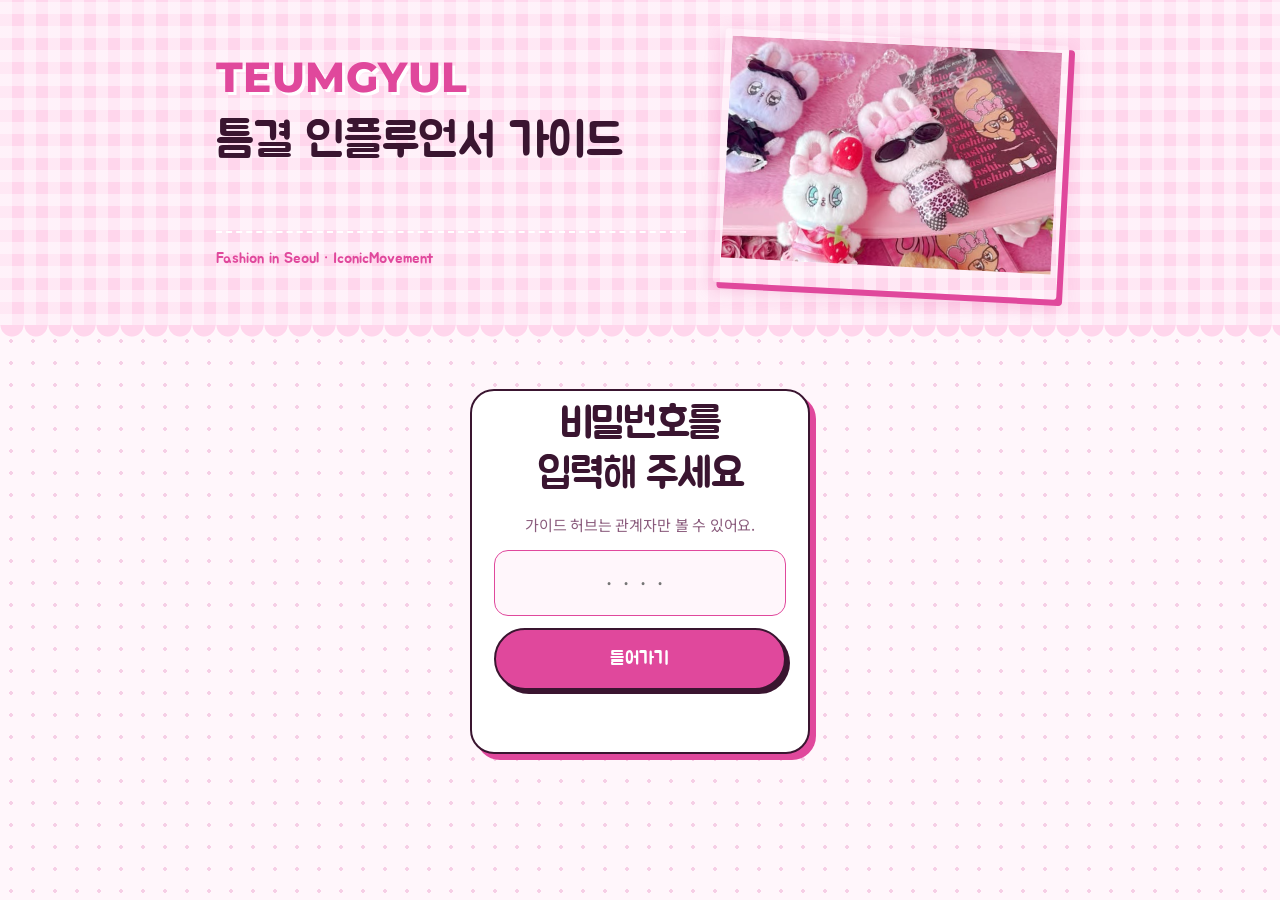
<file: index.html>
<!doctype html>
<html lang="ko">
<head>
<meta charset="utf-8">
<meta name="viewport" content="width=device-width, initial-scale=1, viewport-fit=cover">
<title>틈결 인플루언서 가이드</title>
<link rel="preconnect" href="https://fonts.googleapis.com">
<link rel="stylesheet" href="https://fonts.googleapis.com/css2?family=Montserrat:wght@800&family=Noto+Sans+KR:wght@400;500;700;900&family=Space+Grotesk:wght@500;700&family=IBM+Plex+Mono:wght@400;500&display=swap">
<style>
/* Layout: black masthead band → hub (flow of 3 contents) or one guide view, routed by #hash */
:root{
  --bg:#fdf6fa; --surface:#ffffff; --ink:#24151f; --muted:#6e5a67; --line:#efdce8;
  --accent:#b8489a; --accent-soft:#fbe6f3; --draft:#9a5b00; --draft-soft:#fff1dc;
  --band:#fbeef6; --band-fg:#24151f; --logo:#d76cb6; --deep:#b8489a; --deep-fg:#ffffff;
  --f-display:"Space Grotesk","Noto Sans KR",system-ui,sans-serif;
  --f-body:"Noto Sans KR",system-ui,-apple-system,"Apple SD Gothic Neo","Malgun Gothic",sans-serif;
  --f-mono:"IBM Plex Mono",ui-monospace,Consolas,monospace;
}
@media (prefers-color-scheme:dark){:root:not([data-theme="light"]){
  --bg:#171116; --surface:#21181f; --ink:#f3e9f0; --muted:#b39fad; --line:#3a2a35;
  --accent:#ee9bd3; --accent-soft:#3d2036; --draft:#f0b860; --draft-soft:#3a2a10;
  --band:#22161f; --band-fg:#f3e9f0; --logo:#e57fc4; --deep:#8f3477; --deep-fg:#ffffff; color-scheme:dark}}
:root[data-theme="dark"]{
  --bg:#171116; --surface:#21181f; --ink:#f3e9f0; --muted:#b39fad; --line:#3a2a35;
  --accent:#ee9bd3; --accent-soft:#3d2036; --draft:#f0b860; --draft-soft:#3a2a10;
  --band:#22161f; --band-fg:#f3e9f0; --logo:#e57fc4; --deep:#8f3477; --deep-fg:#ffffff; color-scheme:dark}
*{box-sizing:border-box}
body{margin:0}img{max-width:100%}[hidden]{display:none!important}
body{background:var(--bg);color:var(--ink);font-family:var(--f-body);font-size:15px;line-height:1.65;word-break:keep-all}
.wrap{max-width:880px;margin:0 auto;padding-left:max(16px,env(safe-area-inset-left,0px));padding-right:max(16px,env(safe-area-inset-right,0px))}
a{color:var(--accent)}
:focus-visible{outline:2px solid var(--accent);outline-offset:2px}

.band{background:var(--band);color:var(--band-fg)}
.band .wrap{padding-block:28px 24px;display:flex;flex-wrap:wrap;gap:8px 24px;align-items:flex-end;justify-content:space-between}
.band .brand{font-family:"Montserrat",var(--f-display);font-weight:800;font-size:clamp(30px,7vw,44px);letter-spacing:.01em;line-height:1;color:var(--logo)}
.band h1{margin:4px 0 0;font-family:var(--f-body);font-weight:900;font-size:clamp(24px,5vw,34px);line-height:1.2;text-wrap:balance}
.band .meta{font-family:var(--f-mono);font-size:12px;opacity:.7}

main .wrap{padding-block:28px 64px;display:grid;gap:36px}
h2{margin:0 0 12px;font-size:19px;font-weight:700;text-wrap:balance}
h3{margin:0 0 8px;font-size:16px;font-weight:700}
p{margin:0}
.eyebrow{font-family:var(--f-display);font-size:12px;font-weight:700;letter-spacing:.12em;text-transform:uppercase;color:var(--muted)}
.lede{font-size:16px;color:var(--muted);max-width:62ch}

/* hub */
.flow{display:grid;grid-template-columns:repeat(3,minmax(0,1fr));gap:12px}
@media (max-width:720px){.flow{grid-template-columns:1fr}}
.step{display:flex;flex-direction:column;gap:10px;padding:18px;background:var(--surface);border:1px solid var(--line);border-radius:6px;text-decoration:none;color:inherit;transition:border-color .15s,transform .15s}
.step:hover{border-color:var(--accent);transform:translateY(-2px)}
.step .no{font-family:var(--f-mono);font-size:12px;color:var(--accent)}
.step .name{font-size:18px;font-weight:900}
.step .react{font-size:14px;color:var(--muted)}
.step .react b{color:var(--ink);font-weight:500}
.step .foot{margin-top:auto;display:flex;justify-content:space-between;align-items:center;font-family:var(--f-mono);font-size:12px;color:var(--muted);padding-top:10px;border-top:1px dashed var(--line)}
.step .go{color:var(--accent);font-weight:500}

/* tables */
.tbl{overflow-x:auto;border:1px solid var(--line);border-radius:6px;background:var(--surface)}
table{width:100%;border-collapse:collapse;font-size:14px}
th,td{text-align:left;vertical-align:top;padding:11px 14px;border-bottom:1px solid var(--line)}
tr:last-child td{border-bottom:0}
th{font-size:12px;font-weight:700;color:var(--muted);background:var(--bg)}
td.k{width:118px;font-weight:700;white-space:nowrap}
.tag{font-family:var(--f-mono);font-size:13px;background:var(--accent-soft);color:var(--accent);padding:1px 6px;border-radius:3px}

/* chips */
.chip{display:inline-block;font-size:11px;font-weight:700;padding:1px 7px;border-radius:999px;vertical-align:2px;margin-left:6px}
.chip.src{background:var(--accent-soft);color:var(--accent)}
.chip.draft{background:var(--draft-soft);color:var(--draft)}
.legend{display:flex;flex-wrap:wrap;gap:8px 18px;font-size:13px;color:var(--muted)}

/* guide view */
.back{font-family:var(--f-mono);font-size:13px;text-decoration:none}
.guide-head{display:grid;gap:10px}
.guide-head h2{font-size:clamp(22px,4.5vw,28px);font-weight:900;margin:0}
.facts{display:flex;flex-wrap:wrap;gap:8px}
.fact{font-size:13px;padding:4px 10px;border:1px solid var(--line);border-radius:4px;background:var(--surface)}
.fact b{font-weight:700;margin-right:6px;color:var(--muted)}
.concept{padding:22px;background:var(--deep);color:var(--deep-fg);border-radius:6px}
.concept .eyebrow{color:var(--deep-fg);opacity:.75}
.concept q{display:block;margin-top:6px;font-size:clamp(18px,3.6vw,22px);font-weight:700;line-height:1.5;quotes:"“" "”"}
.types{display:grid;grid-template-columns:repeat(2,minmax(0,1fr));gap:12px}
@media (max-width:640px){.types{grid-template-columns:1fr}}
.type{padding:18px;background:var(--surface);border:1px solid var(--line);border-radius:6px;display:grid;gap:8px;align-content:start}
.type .label{font-family:var(--f-display);font-weight:700;font-size:13px;color:var(--accent);letter-spacing:.04em}
.type blockquote{margin:0;padding-left:12px;border-left:2px solid var(--line);color:var(--ink)}
.type .hint{font-size:13px;color:var(--muted)}
.check{list-style:none;margin:0;padding:0;display:grid;gap:8px}
.check li{display:grid;grid-template-columns:22px 1fr;gap:8px;align-items:start}
.check li::before{content:"";width:14px;height:14px;margin-top:5px;border:1.5px solid var(--muted);border-radius:3px}
.dd{display:grid;grid-template-columns:repeat(2,minmax(0,1fr));gap:12px}
@media (max-width:640px){.dd{grid-template-columns:1fr}}
.dd > div{padding:16px 18px;background:var(--surface);border:1px solid var(--line);border-radius:6px}
.dd ul{margin:0;padding-left:18px;display:grid;gap:4px;font-size:14px}
.dd .do h3{color:var(--accent)} .dd .dont h3{color:var(--draft)}
.note{font-size:13px;color:var(--muted);padding:12px 14px;border:1px dashed var(--line);border-radius:6px}
.pager{display:flex;justify-content:space-between;gap:12px;flex-wrap:wrap;padding-top:18px;border-top:1px solid var(--line)}
.pager a{text-decoration:none;font-size:14px}
@media (prefers-reduced-motion:reduce){*{transition:none!important}}

/* ---- readability pass ---- */
:root{--muted:#5c4757}
@media (prefers-color-scheme:dark){:root:not([data-theme="light"]){--muted:#c7b4c2}}
:root[data-theme="dark"]{--muted:#c7b4c2}
html{-webkit-text-size-adjust:100%;text-size-adjust:100%}
body{font-size:16px;line-height:1.75;letter-spacing:-.01em}
h2{font-size:20px;letter-spacing:-.02em}
h3{font-size:17px}
table{font-size:15.5px}
th,td{padding:14px 16px}
td.k{color:var(--accent)}
.step .react{font-size:15px}
.step .name{font-size:20px}
.step .name .sub{font-size:14px;font-weight:700;color:var(--accent)}
.flow{grid-template-columns:repeat(2,minmax(0,1fr))}
@media (max-width:640px){.flow{grid-template-columns:1fr}}
.type blockquote{font-size:16px;line-height:1.7}
.type .hint,.fact,.legend,.note{font-size:14px}
.dd ul{font-size:15.5px;gap:6px}
.concept q{line-height:1.55}

/* ---- mobile ---- */
@media (max-width:640px){
  body{font-size:16px}
  .band .wrap{padding-block:22px 18px;flex-direction:column;align-items:flex-start;gap:6px}
  .band .brand{font-size:30px}
  .band h1{font-size:23px}
  main .wrap{padding-block:22px 48px;gap:30px}
  /* key/value tables → stacked cards */
  .kv,.kv tbody,.kv tr,.kv td{display:block;width:100%}
  .kv tr{padding:14px 16px;border-bottom:1px solid var(--line)}
  .kv tr:last-child{border-bottom:0}
  .kv td{padding:0;border:0}
  .kv td.k{width:auto;white-space:normal;font-size:13px;margin-bottom:4px;letter-spacing:.02em}
  .tbl{overflow-x:visible}
  /* direction table: 3 cols → stacked */
  .dir thead{display:none}
  .dir,.dir tbody,.dir tr,.dir td{display:block;width:100%}
  .dir tr{padding:14px 16px;border-bottom:1px solid var(--line)}
  .dir tr:last-child{border-bottom:0}
  .dir td{padding:0;border:0}
  .dir td.k{width:auto;margin-bottom:2px}
  .dir td:last-child{font-weight:700;margin-top:2px}
  .concept{padding:20px 18px}
  .step{padding:18px 16px}
  .facts{display:grid;grid-template-columns:1fr;gap:6px}
  .fact{padding:8px 12px}
  .back,.pager a{display:inline-block;padding:8px 0;font-size:15px}
  .pager{flex-direction:column-reverse;gap:4px}
}

/* ---- reference images ---- */
.refs{display:grid;grid-template-columns:repeat(2,minmax(0,1fr));gap:12px}
.refs figure{margin:0;display:grid;gap:8px;align-content:start}
.refs img{display:block;width:100%;height:auto;aspect-ratio:3/4;object-fit:cover;border-radius:6px;border:1px solid var(--line);background:var(--surface)}
.refs figcaption{font-size:14px;color:var(--muted);line-height:1.55}
@media (max-width:420px){.refs{gap:8px}.refs figcaption{font-size:13px}}

/* ---- 3-col guide tables + prose ---- */
.g3 td.k{white-space:normal;width:170px}
.prose{display:grid;gap:8px;max-width:64ch}
.types.five{grid-template-columns:repeat(auto-fill,minmax(240px,1fr))}
@media (max-width:640px){
  .g3 thead{display:none}
  .g3,.g3 tbody,.g3 tr,.g3 td{display:block;width:100%}
  .g3 tr{padding:14px 16px;border-bottom:1px solid var(--line)}
  .g3 tr:last-child{border-bottom:0}
  .g3 td{padding:0;border:0}
  .g3 td.k{width:auto;margin-bottom:6px;font-size:15.5px}
  .g3 td[data-label]{display:grid;grid-template-columns:64px 1fr;gap:8px}
  .g3 td[data-label]+td[data-label]{margin-top:4px}
  .g3 td[data-label]::before{content:attr(data-label);font-size:12.5px;font-weight:700;color:var(--muted);padding-top:2px}
}

/* ---- upload flow ---- */
.flowlist{list-style:none;margin:0;padding:0;counter-reset:f;display:grid;gap:0;border:1px solid var(--line);border-radius:6px;background:var(--surface)}
.flowlist li{counter-increment:f;position:relative;display:grid;gap:4px;padding:16px 16px 16px 58px;border-bottom:1px solid var(--line)}
.flowlist li:last-child{border-bottom:0}
.flowlist li::before{content:counter(f);position:absolute;left:16px;top:15px;width:28px;height:28px;border-radius:50%;background:var(--deep);color:var(--deep-fg);font-family:var(--f-display);font-weight:700;font-size:14px;display:grid;place-items:center}
.flowlist b{font-size:16.5px}
.flowlist li > span{color:var(--muted)}
.flowlist a{font-weight:700}
.mail{display:flex;flex-wrap:wrap;align-items:center;gap:8px;margin-top:6px}
.mail code{font-family:var(--f-mono);font-size:15px;padding:6px 10px;background:var(--accent-soft);color:var(--accent);border-radius:4px;user-select:all;word-break:break-all}
.mail button{font:inherit;font-size:14px;font-weight:700;padding:6px 12px;border:1.5px solid var(--accent);border-radius:4px;background:transparent;color:var(--accent);cursor:pointer}

/* ---- reward ---- */
.reward{display:grid;gap:16px}
.reward figure{margin:0;display:grid;gap:8px}
.reward img{display:block;width:100%;height:auto;border-radius:6px;border:1px solid var(--line);background:#fff}
.reward figcaption{font-size:14px;color:var(--muted)}
.pouches{margin:0;padding:0;list-style:none;counter-reset:p;display:grid;grid-template-columns:repeat(2,minmax(0,1fr));gap:8px}
@media (max-width:640px){.pouches{grid-template-columns:1fr}}
.pouches li{counter-increment:p;display:grid;grid-template-columns:28px 1fr;column-gap:8px;padding:10px 12px;background:var(--surface);border:1px solid var(--line);border-radius:6px;font-size:14.5px;font-weight:500;line-height:1.5}
.pouches li::before{content:counter(p,decimal-leading-zero);grid-row:span 2;font-family:var(--f-mono);font-size:12px;color:var(--accent);padding-top:2px}
.pouches li span{font-size:13px;font-weight:400;color:var(--muted)}

/* ---- lock ---- */
.lock{min-height:60vh;display:grid;place-items:center}
.lock form{width:100%;max-width:340px;display:grid;gap:12px;padding:28px 22px;background:var(--surface);border:1px solid var(--line);border-radius:10px;text-align:center}
.lock h2{margin:0}
.lock p{color:var(--muted);font-size:15px}
.lock input{font:inherit;font-size:22px;letter-spacing:.4em;text-align:center;padding:12px;border:1.5px solid var(--line);border-radius:8px;background:var(--bg);color:var(--ink);width:100%}
.lock input:focus{outline:none;border-color:var(--accent)}
.lock button{font:inherit;font-weight:700;font-size:16px;padding:13px;border:0;border-radius:8px;background:var(--deep);color:var(--deep-fg);cursor:pointer}
.lock .err{color:#c0362c;font-size:14px;min-height:1.4em}
@media (prefers-color-scheme:dark){:root:not([data-theme="light"]) .lock .err{color:#ff8a80}}
</style>
<link rel="stylesheet" href="/assets/premium.css">
<link rel="stylesheet" href="/assets/kitsch.css">
</head>
<body>


<header class="band"><div class="wrap">
  <div>
    <div class="brand" role="img" aria-label="TEUMGYUL">TEUMGYUL</div>
    <h1>틈결 인플루언서 가이드</h1>
  </div>
  <div class="meta">Fashion in Seoul · IconicMovement</div>
</div></header>

<main>
<!-- ============ LOCK (hub only) ============ -->
<section id="v-lock" class="view" hidden><div class="wrap lock">
  <form id="lockForm" autocomplete="off">
    <h2>비밀번호를 입력해 주세요</h2>
    <p>가이드 허브는 관계자만 볼 수 있어요.</p>
    <label for="pw" class="sr" style="position:absolute;left:-9999px">비밀번호</label>
    <input id="pw" type="password" inputmode="numeric" maxlength="8" placeholder="····">
    <button type="submit">들어가기</button>
    <div class="err" id="pwErr" role="alert"></div>
  </form>
</div></section>
<!-- ============ HUB ============ -->
<section id="v-hub" class="view" hidden><div class="wrap">
  <div style="display:grid;gap:10px">
    <div class="eyebrow">Hub</div>
  </div>

  <div>
    <h2>인플루언서용 허브</h2>
    <ul class="folder-list">
      <li><a href="/guide-8er6di/"><span>인플루언서 전달용 허브 (비밀번호 없음)</span><span>열기 →</span></a></li>
    </ul>
    <p class="note" style="margin-top:12px">teumgyul-fashion.vercel.app/guide-8er6di/</p>
  </div>

  <div class="flow">
    <a class="step" href="/teasing/">
      <span class="no">01 · 11/25–11/27</span>
      <span class="name">모델 티징</span>
      <span class="react">예상하지 못한 모델 선정 경험<br><b>“이게 무슨 프로젝트야?”</b></span>
      <span class="foot"><span>~15초</span><span class="go">가이드 열기 →</span></span>
    </a>
    <a class="step" href="/offline/">
      <span class="no">02 · 12/4–12/6</span>
      <span class="name">오프라인 방문</span>
      <span class="react">성수에서 즐기는 새로운 쇼핑 경험<br><b>“여기는 꼭 가봐야겠다.”</b></span>
      <span class="foot"><span>방문 12/4–5 · 업로드 ~12/6</span><span class="go">가이드 열기 →</span></span>
    </a>
    <details class="step folder">
      <summary>
        <span class="no">02 · 12/4–12/7</span>
        <span class="name">오프라인 방문 <small class="sub">(마이크로)</small></span>
        <span class="react">성수에서 즐기는 새로운 쇼핑 경험<br><b>“여기는 꼭 가봐야겠다.”</b></span>
        <span class="foot"><span>방문 12/4–5 · 업로드 12/6–7 · 신청</span><span class="go">고료별 페이지 3개 <span class="chev">▾</span></span></span>
      </summary>
      <ul class="folder-list">
        <li><a href="/visit-7qmf2n/"><span>고료 5만원</span><span>가이드 열기 →</span></a></li>
        <li><a href="/visit-wpz0gs/"><span>고료 10만원</span><span>가이드 열기 →</span></a></li>
        <li><a href="/visit-ikw9t2/"><span>고료 15만원</span><span>가이드 열기 →</span></a></li>
      </ul>
    </details>
    <a class="step" href="/seeding/">
      <span class="no">03 · 12/9–12/11</span>
      <span class="name">상품 시딩</span>
      <span class="react">새로운 패션 아이템의 발견<br><b>“이건 나도 사고 싶다.”</b></span>
      <span class="foot"><span>할인코드 구매전환</span><span class="go">가이드 열기 →</span></span>
    </a>
  </div>

  <div>
    <h2>콘텐츠별 핵심 방향</h2>
    <div class="tbl"><table class="dir">
      <thead><tr><th>구분</th><th>핵심 콘텐츠 방향</th><th>시청자에게 만들어야 하는 반응</th></tr></thead>
      <tbody>
        <tr><td class="k">모델 티징</td><td>예상하지 못한 모델 선정 경험</td><td>“이게 무슨 프로젝트야?”</td></tr>
        <tr><td class="k">오프라인 방문</td><td>성수에서 즐기는 새로운 쇼핑 경험</td><td>“여기는 꼭 가봐야겠다.”</td></tr>
        <tr><td class="k">상품 시딩</td><td>새로운 패션 아이템의 발견</td><td>“이건 나도 사고 싶다.”</td></tr>
      </tbody>
    </table></div>
  </div>



</div></section>

</main>
<script>
(function(){
  var KEY="tg_hub_ok", ok=false;
  try{ok=sessionStorage.getItem(KEY)==="1"}catch(e){}
  var lock=document.getElementById("v-lock"), hub=document.getElementById("v-hub");
  function render(){ lock.hidden=ok; hub.hidden=!ok; if(!ok) setTimeout(function(){document.getElementById("pw").focus()},50) }
  document.getElementById("lockForm").addEventListener("submit",function(e){
    e.preventDefault();
    var pw=document.getElementById("pw");
    if(btoa(pw.value.trim())==="MDkwNw=="){ ok=true; try{sessionStorage.setItem(KEY,"1")}catch(err){}; document.getElementById("pwErr").textContent=""; render() }
    else{ document.getElementById("pwErr").textContent="비밀번호가 맞지 않아요. 다시 입력해 주세요."; pw.value=""; pw.focus() }
  });
  render();
})();
</script>
</body>
</html>
</file>
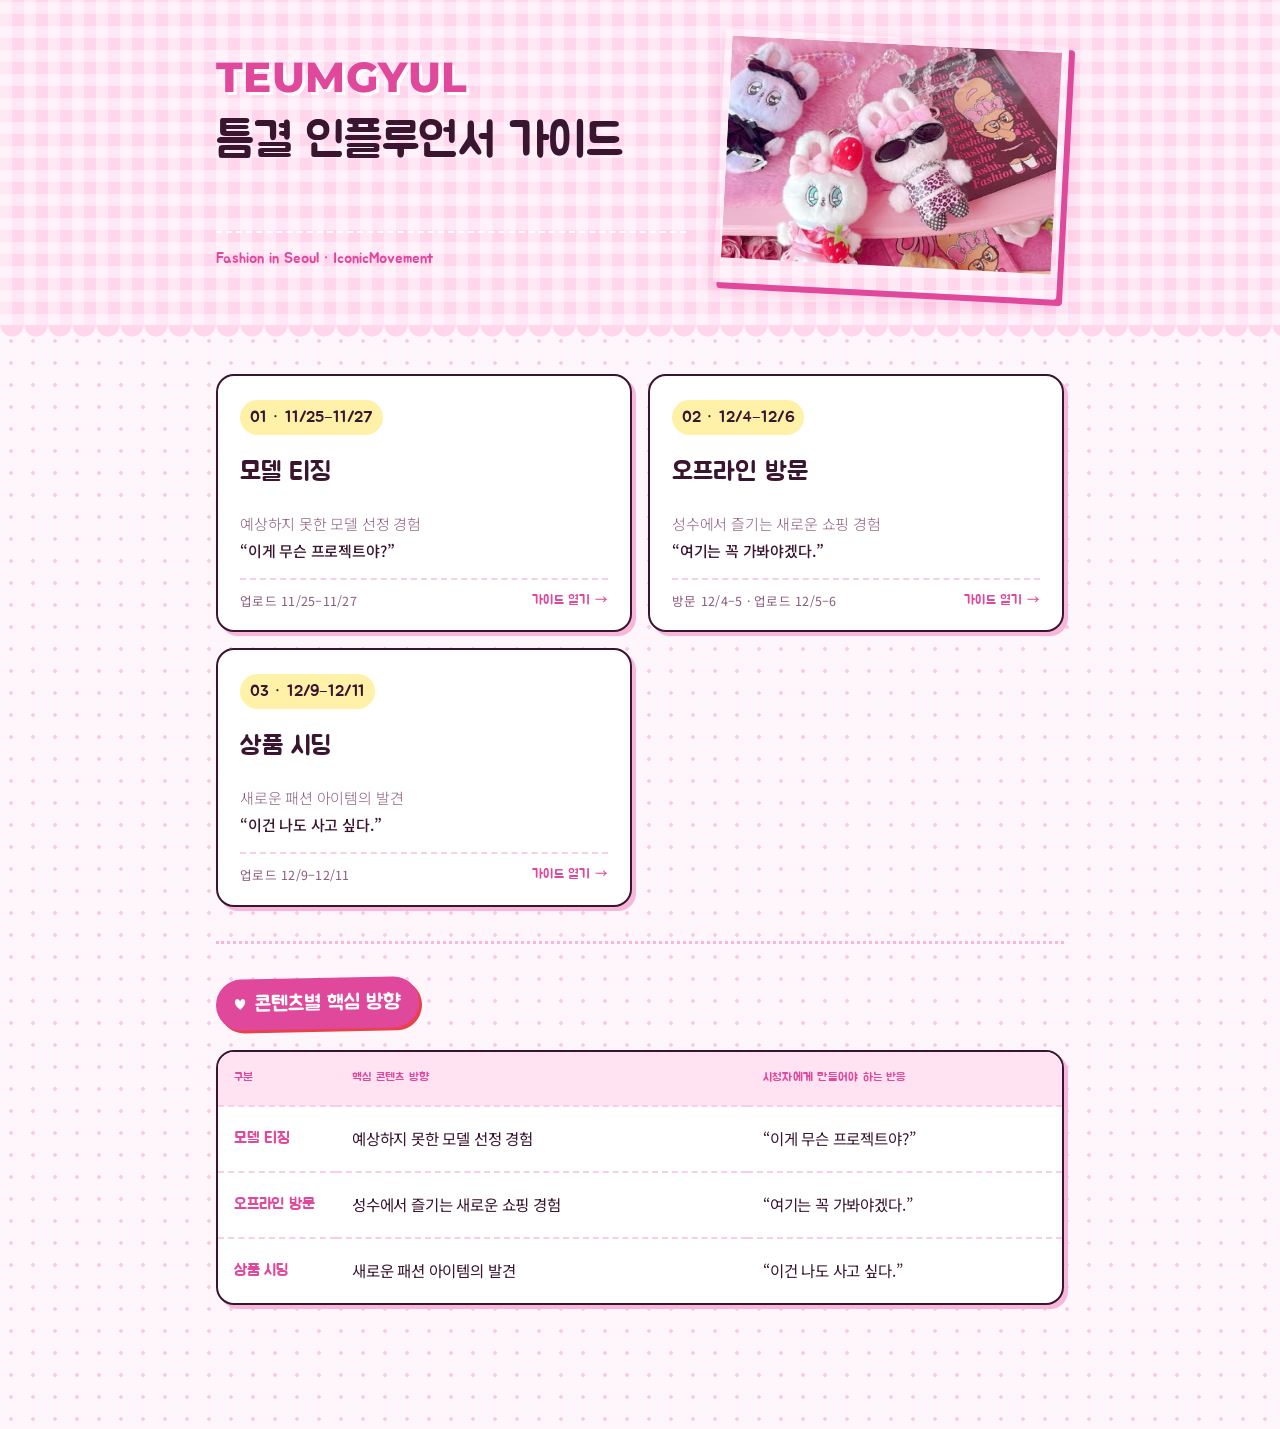
<file: guide-8er6di/index.html>
<!doctype html>
<html lang="ko">
<head>
<meta charset="utf-8">
<meta name="viewport" content="width=device-width, initial-scale=1, viewport-fit=cover">
<title>틈결 인플루언서 가이드</title>
<link rel="preconnect" href="https://fonts.googleapis.com">
<link rel="stylesheet" href="https://fonts.googleapis.com/css2?family=Montserrat:wght@800&family=Noto+Sans+KR:wght@400;500;700;900&family=Space+Grotesk:wght@500;700&family=IBM+Plex+Mono:wght@400;500&display=swap">
<style>
/* Layout: black masthead band → hub (flow of 3 contents) or one guide view, routed by #hash */
:root{
  --bg:#fdf6fa; --surface:#ffffff; --ink:#24151f; --muted:#6e5a67; --line:#efdce8;
  --accent:#b8489a; --accent-soft:#fbe6f3; --draft:#9a5b00; --draft-soft:#fff1dc;
  --band:#fbeef6; --band-fg:#24151f; --logo:#d76cb6; --deep:#b8489a; --deep-fg:#ffffff;
  --f-display:"Space Grotesk","Noto Sans KR",system-ui,sans-serif;
  --f-body:"Noto Sans KR",system-ui,-apple-system,"Apple SD Gothic Neo","Malgun Gothic",sans-serif;
  --f-mono:"IBM Plex Mono",ui-monospace,Consolas,monospace;
}
@media (prefers-color-scheme:dark){:root:not([data-theme="light"]){
  --bg:#171116; --surface:#21181f; --ink:#f3e9f0; --muted:#b39fad; --line:#3a2a35;
  --accent:#ee9bd3; --accent-soft:#3d2036; --draft:#f0b860; --draft-soft:#3a2a10;
  --band:#22161f; --band-fg:#f3e9f0; --logo:#e57fc4; --deep:#8f3477; --deep-fg:#ffffff; color-scheme:dark}}
:root[data-theme="dark"]{
  --bg:#171116; --surface:#21181f; --ink:#f3e9f0; --muted:#b39fad; --line:#3a2a35;
  --accent:#ee9bd3; --accent-soft:#3d2036; --draft:#f0b860; --draft-soft:#3a2a10;
  --band:#22161f; --band-fg:#f3e9f0; --logo:#e57fc4; --deep:#8f3477; --deep-fg:#ffffff; color-scheme:dark}
*{box-sizing:border-box}
body{margin:0}img{max-width:100%}[hidden]{display:none!important}
body{background:var(--bg);color:var(--ink);font-family:var(--f-body);font-size:15px;line-height:1.65;word-break:keep-all}
.wrap{max-width:880px;margin:0 auto;padding-left:max(16px,env(safe-area-inset-left,0px));padding-right:max(16px,env(safe-area-inset-right,0px))}
a{color:var(--accent)}
:focus-visible{outline:2px solid var(--accent);outline-offset:2px}

.band{background:var(--band);color:var(--band-fg)}
.band .wrap{padding-block:28px 24px;display:flex;flex-wrap:wrap;gap:8px 24px;align-items:flex-end;justify-content:space-between}
.band .brand{font-family:"Montserrat",var(--f-display);font-weight:800;font-size:clamp(30px,7vw,44px);letter-spacing:.01em;line-height:1;color:var(--logo)}
.band h1{margin:4px 0 0;font-family:var(--f-body);font-weight:900;font-size:clamp(24px,5vw,34px);line-height:1.2;text-wrap:balance}
.band .meta{font-family:var(--f-mono);font-size:12px;opacity:.7}

main .wrap{padding-block:28px 64px;display:grid;gap:36px}
h2{margin:0 0 12px;font-size:19px;font-weight:700;text-wrap:balance}
h3{margin:0 0 8px;font-size:16px;font-weight:700}
p{margin:0}
.eyebrow{font-family:var(--f-display);font-size:12px;font-weight:700;letter-spacing:.12em;text-transform:uppercase;color:var(--muted)}
.lede{font-size:16px;color:var(--muted);max-width:62ch}

/* hub */
.flow{display:grid;grid-template-columns:repeat(3,minmax(0,1fr));gap:12px}
@media (max-width:720px){.flow{grid-template-columns:1fr}}
.step{display:flex;flex-direction:column;gap:10px;padding:18px;background:var(--surface);border:1px solid var(--line);border-radius:6px;text-decoration:none;color:inherit;transition:border-color .15s,transform .15s}
.step:hover{border-color:var(--accent);transform:translateY(-2px)}
.step .no{font-family:var(--f-mono);font-size:12px;color:var(--accent)}
.step .name{font-size:18px;font-weight:900}
.step .react{font-size:14px;color:var(--muted)}
.step .react b{color:var(--ink);font-weight:500}
.step .foot{margin-top:auto;display:flex;justify-content:space-between;align-items:center;font-family:var(--f-mono);font-size:12px;color:var(--muted);padding-top:10px;border-top:1px dashed var(--line)}
.step .go{color:var(--accent);font-weight:500}

/* tables */
.tbl{overflow-x:auto;border:1px solid var(--line);border-radius:6px;background:var(--surface)}
table{width:100%;border-collapse:collapse;font-size:14px}
th,td{text-align:left;vertical-align:top;padding:11px 14px;border-bottom:1px solid var(--line)}
tr:last-child td{border-bottom:0}
th{font-size:12px;font-weight:700;color:var(--muted);background:var(--bg)}
td.k{width:118px;font-weight:700;white-space:nowrap}
.tag{font-family:var(--f-mono);font-size:13px;background:var(--accent-soft);color:var(--accent);padding:1px 6px;border-radius:3px}

/* chips */
.chip{display:inline-block;font-size:11px;font-weight:700;padding:1px 7px;border-radius:999px;vertical-align:2px;margin-left:6px}
.chip.src{background:var(--accent-soft);color:var(--accent)}
.chip.draft{background:var(--draft-soft);color:var(--draft)}
.legend{display:flex;flex-wrap:wrap;gap:8px 18px;font-size:13px;color:var(--muted)}

/* guide view */
.back{font-family:var(--f-mono);font-size:13px;text-decoration:none}
.guide-head{display:grid;gap:10px}
.guide-head h2{font-size:clamp(22px,4.5vw,28px);font-weight:900;margin:0}
.facts{display:flex;flex-wrap:wrap;gap:8px}
.fact{font-size:13px;padding:4px 10px;border:1px solid var(--line);border-radius:4px;background:var(--surface)}
.fact b{font-weight:700;margin-right:6px;color:var(--muted)}
.concept{padding:22px;background:var(--deep);color:var(--deep-fg);border-radius:6px}
.concept .eyebrow{color:var(--deep-fg);opacity:.75}
.concept q{display:block;margin-top:6px;font-size:clamp(18px,3.6vw,22px);font-weight:700;line-height:1.5;quotes:"“" "”"}
.types{display:grid;grid-template-columns:repeat(2,minmax(0,1fr));gap:12px}
@media (max-width:640px){.types{grid-template-columns:1fr}}
.type{padding:18px;background:var(--surface);border:1px solid var(--line);border-radius:6px;display:grid;gap:8px;align-content:start}
.type .label{font-family:var(--f-display);font-weight:700;font-size:13px;color:var(--accent);letter-spacing:.04em}
.type blockquote{margin:0;padding-left:12px;border-left:2px solid var(--line);color:var(--ink)}
.type .hint{font-size:13px;color:var(--muted)}
.check{list-style:none;margin:0;padding:0;display:grid;gap:8px}
.check li{display:grid;grid-template-columns:22px 1fr;gap:8px;align-items:start}
.check li::before{content:"";width:14px;height:14px;margin-top:5px;border:1.5px solid var(--muted);border-radius:3px}
.dd{display:grid;grid-template-columns:repeat(2,minmax(0,1fr));gap:12px}
@media (max-width:640px){.dd{grid-template-columns:1fr}}
.dd > div{padding:16px 18px;background:var(--surface);border:1px solid var(--line);border-radius:6px}
.dd ul{margin:0;padding-left:18px;display:grid;gap:4px;font-size:14px}
.dd .do h3{color:var(--accent)} .dd .dont h3{color:var(--draft)}
.note{font-size:13px;color:var(--muted);padding:12px 14px;border:1px dashed var(--line);border-radius:6px}
.pager{display:flex;justify-content:space-between;gap:12px;flex-wrap:wrap;padding-top:18px;border-top:1px solid var(--line)}
.pager a{text-decoration:none;font-size:14px}
@media (prefers-reduced-motion:reduce){*{transition:none!important}}

/* ---- readability pass ---- */
:root{--muted:#5c4757}
@media (prefers-color-scheme:dark){:root:not([data-theme="light"]){--muted:#c7b4c2}}
:root[data-theme="dark"]{--muted:#c7b4c2}
html{-webkit-text-size-adjust:100%;text-size-adjust:100%}
body{font-size:16px;line-height:1.75;letter-spacing:-.01em}
h2{font-size:20px;letter-spacing:-.02em}
h3{font-size:17px}
table{font-size:15.5px}
th,td{padding:14px 16px}
td.k{color:var(--accent)}
.step .react{font-size:15px}
.step .name{font-size:20px}
.step .name .sub{font-size:14px;font-weight:700;color:var(--accent)}
.flow{grid-template-columns:repeat(2,minmax(0,1fr))}
@media (max-width:640px){.flow{grid-template-columns:1fr}}
.type blockquote{font-size:16px;line-height:1.7}
.type .hint,.fact,.legend,.note{font-size:14px}
.dd ul{font-size:15.5px;gap:6px}
.concept q{line-height:1.55}

/* ---- mobile ---- */
@media (max-width:640px){
  body{font-size:16px}
  .band .wrap{padding-block:22px 18px;flex-direction:column;align-items:flex-start;gap:6px}
  .band .brand{font-size:30px}
  .band h1{font-size:23px}
  main .wrap{padding-block:22px 48px;gap:30px}
  /* key/value tables → stacked cards */
  .kv,.kv tbody,.kv tr,.kv td{display:block;width:100%}
  .kv tr{padding:14px 16px;border-bottom:1px solid var(--line)}
  .kv tr:last-child{border-bottom:0}
  .kv td{padding:0;border:0}
  .kv td.k{width:auto;white-space:normal;font-size:13px;margin-bottom:4px;letter-spacing:.02em}
  .tbl{overflow-x:visible}
  /* direction table: 3 cols → stacked */
  .dir thead{display:none}
  .dir,.dir tbody,.dir tr,.dir td{display:block;width:100%}
  .dir tr{padding:14px 16px;border-bottom:1px solid var(--line)}
  .dir tr:last-child{border-bottom:0}
  .dir td{padding:0;border:0}
  .dir td.k{width:auto;margin-bottom:2px}
  .dir td:last-child{font-weight:700;margin-top:2px}
  .concept{padding:20px 18px}
  .step{padding:18px 16px}
  .facts{display:grid;grid-template-columns:1fr;gap:6px}
  .fact{padding:8px 12px}
  .back,.pager a{display:inline-block;padding:8px 0;font-size:15px}
  .pager{flex-direction:column-reverse;gap:4px}
}

/* ---- reference images ---- */
.refs{display:grid;grid-template-columns:repeat(2,minmax(0,1fr));gap:12px}
.refs figure{margin:0;display:grid;gap:8px;align-content:start}
.refs img{display:block;width:100%;height:auto;aspect-ratio:3/4;object-fit:cover;border-radius:6px;border:1px solid var(--line);background:var(--surface)}
.refs figcaption{font-size:14px;color:var(--muted);line-height:1.55}
@media (max-width:420px){.refs{gap:8px}.refs figcaption{font-size:13px}}

/* ---- 3-col guide tables + prose ---- */
.g3 td.k{white-space:normal;width:170px}
.prose{display:grid;gap:8px;max-width:64ch}
.types.five{grid-template-columns:repeat(auto-fill,minmax(240px,1fr))}
@media (max-width:640px){
  .g3 thead{display:none}
  .g3,.g3 tbody,.g3 tr,.g3 td{display:block;width:100%}
  .g3 tr{padding:14px 16px;border-bottom:1px solid var(--line)}
  .g3 tr:last-child{border-bottom:0}
  .g3 td{padding:0;border:0}
  .g3 td.k{width:auto;margin-bottom:6px;font-size:15.5px}
  .g3 td[data-label]{display:grid;grid-template-columns:64px 1fr;gap:8px}
  .g3 td[data-label]+td[data-label]{margin-top:4px}
  .g3 td[data-label]::before{content:attr(data-label);font-size:12.5px;font-weight:700;color:var(--muted);padding-top:2px}
}

/* ---- upload flow ---- */
.flowlist{list-style:none;margin:0;padding:0;counter-reset:f;display:grid;gap:0;border:1px solid var(--line);border-radius:6px;background:var(--surface)}
.flowlist li{counter-increment:f;position:relative;display:grid;gap:4px;padding:16px 16px 16px 58px;border-bottom:1px solid var(--line)}
.flowlist li:last-child{border-bottom:0}
.flowlist li::before{content:counter(f);position:absolute;left:16px;top:15px;width:28px;height:28px;border-radius:50%;background:var(--deep);color:var(--deep-fg);font-family:var(--f-display);font-weight:700;font-size:14px;display:grid;place-items:center}
.flowlist b{font-size:16.5px}
.flowlist li > span{color:var(--muted)}
.flowlist a{font-weight:700}
.mail{display:flex;flex-wrap:wrap;align-items:center;gap:8px;margin-top:6px}
.mail code{font-family:var(--f-mono);font-size:15px;padding:6px 10px;background:var(--accent-soft);color:var(--accent);border-radius:4px;user-select:all;word-break:break-all}
.mail button{font:inherit;font-size:14px;font-weight:700;padding:6px 12px;border:1.5px solid var(--accent);border-radius:4px;background:transparent;color:var(--accent);cursor:pointer}

/* ---- reward ---- */
.reward{display:grid;gap:16px}
.reward figure{margin:0;display:grid;gap:8px}
.reward img{display:block;width:100%;height:auto;border-radius:6px;border:1px solid var(--line);background:#fff}
.reward figcaption{font-size:14px;color:var(--muted)}
.pouches{margin:0;padding:0;list-style:none;counter-reset:p;display:grid;grid-template-columns:repeat(2,minmax(0,1fr));gap:8px}
@media (max-width:640px){.pouches{grid-template-columns:1fr}}
.pouches li{counter-increment:p;display:grid;grid-template-columns:28px 1fr;column-gap:8px;padding:10px 12px;background:var(--surface);border:1px solid var(--line);border-radius:6px;font-size:14.5px;font-weight:500;line-height:1.5}
.pouches li::before{content:counter(p,decimal-leading-zero);grid-row:span 2;font-family:var(--f-mono);font-size:12px;color:var(--accent);padding-top:2px}
.pouches li span{font-size:13px;font-weight:400;color:var(--muted)}

/* ---- lock ---- */
.lock{min-height:60vh;display:grid;place-items:center}
.lock form{width:100%;max-width:340px;display:grid;gap:12px;padding:28px 22px;background:var(--surface);border:1px solid var(--line);border-radius:10px;text-align:center}
.lock h2{margin:0}
.lock p{color:var(--muted);font-size:15px}
.lock input{font:inherit;font-size:22px;letter-spacing:.4em;text-align:center;padding:12px;border:1.5px solid var(--line);border-radius:8px;background:var(--bg);color:var(--ink);width:100%}
.lock input:focus{outline:none;border-color:var(--accent)}
.lock button{font:inherit;font-weight:700;font-size:16px;padding:13px;border:0;border-radius:8px;background:var(--deep);color:var(--deep-fg);cursor:pointer}
.lock .err{color:#c0362c;font-size:14px;min-height:1.4em}
@media (prefers-color-scheme:dark){:root:not([data-theme="light"]) .lock .err{color:#ff8a80}}
</style>
<link rel="stylesheet" href="/assets/premium.css">
<link rel="stylesheet" href="/assets/kitsch.css">
</head>
<body>


<header class="band"><div class="wrap">
  <div>
    <div class="brand" role="img" aria-label="TEUMGYUL">TEUMGYUL</div>
    <h1>틈결 인플루언서 가이드</h1>
  </div>
  <div class="meta">Fashion in Seoul · IconicMovement</div>
</div></header>

<main>
<section><div class="wrap">
  <div class="flow">
    <a class="step" href="/teasing/">
      <span class="no">01 · 11/25–11/27</span>
      <span class="name">모델 티징</span>
      <span class="react">예상하지 못한 모델 선정 경험<br><b>“이게 무슨 프로젝트야?”</b></span>
      <span class="foot"><span>업로드 11/25–11/27</span><span class="go">가이드 열기 →</span></span>
    </a>
    <a class="step" href="/offline/">
      <span class="no">02 · 12/4–12/6</span>
      <span class="name">오프라인 방문</span>
      <span class="react">성수에서 즐기는 새로운 쇼핑 경험<br><b>“여기는 꼭 가봐야겠다.”</b></span>
      <span class="foot"><span>방문 12/4–5 · 업로드 12/5–6</span><span class="go">가이드 열기 →</span></span>
    </a>
    <a class="step" href="/seeding/">
      <span class="no">03 · 12/9–12/11</span>
      <span class="name">상품 시딩</span>
      <span class="react">새로운 패션 아이템의 발견<br><b>“이건 나도 사고 싶다.”</b></span>
      <span class="foot"><span>업로드 12/9–12/11</span><span class="go">가이드 열기 →</span></span>
    </a>
  </div>

  <div>
    <h2>콘텐츠별 핵심 방향</h2>
    <div class="tbl"><table class="dir">
      <thead><tr><th>구분</th><th>핵심 콘텐츠 방향</th><th>시청자에게 만들어야 하는 반응</th></tr></thead>
      <tbody>
        <tr><td class="k">모델 티징</td><td>예상하지 못한 모델 선정 경험</td><td>“이게 무슨 프로젝트야?”</td></tr>
        <tr><td class="k">오프라인 방문</td><td>성수에서 즐기는 새로운 쇼핑 경험</td><td>“여기는 꼭 가봐야겠다.”</td></tr>
        <tr><td class="k">상품 시딩</td><td>새로운 패션 아이템의 발견</td><td>“이건 나도 사고 싶다.”</td></tr>
      </tbody>
    </table></div>
  </div>
</div></section>
</main>
</body>
</html>
</file>
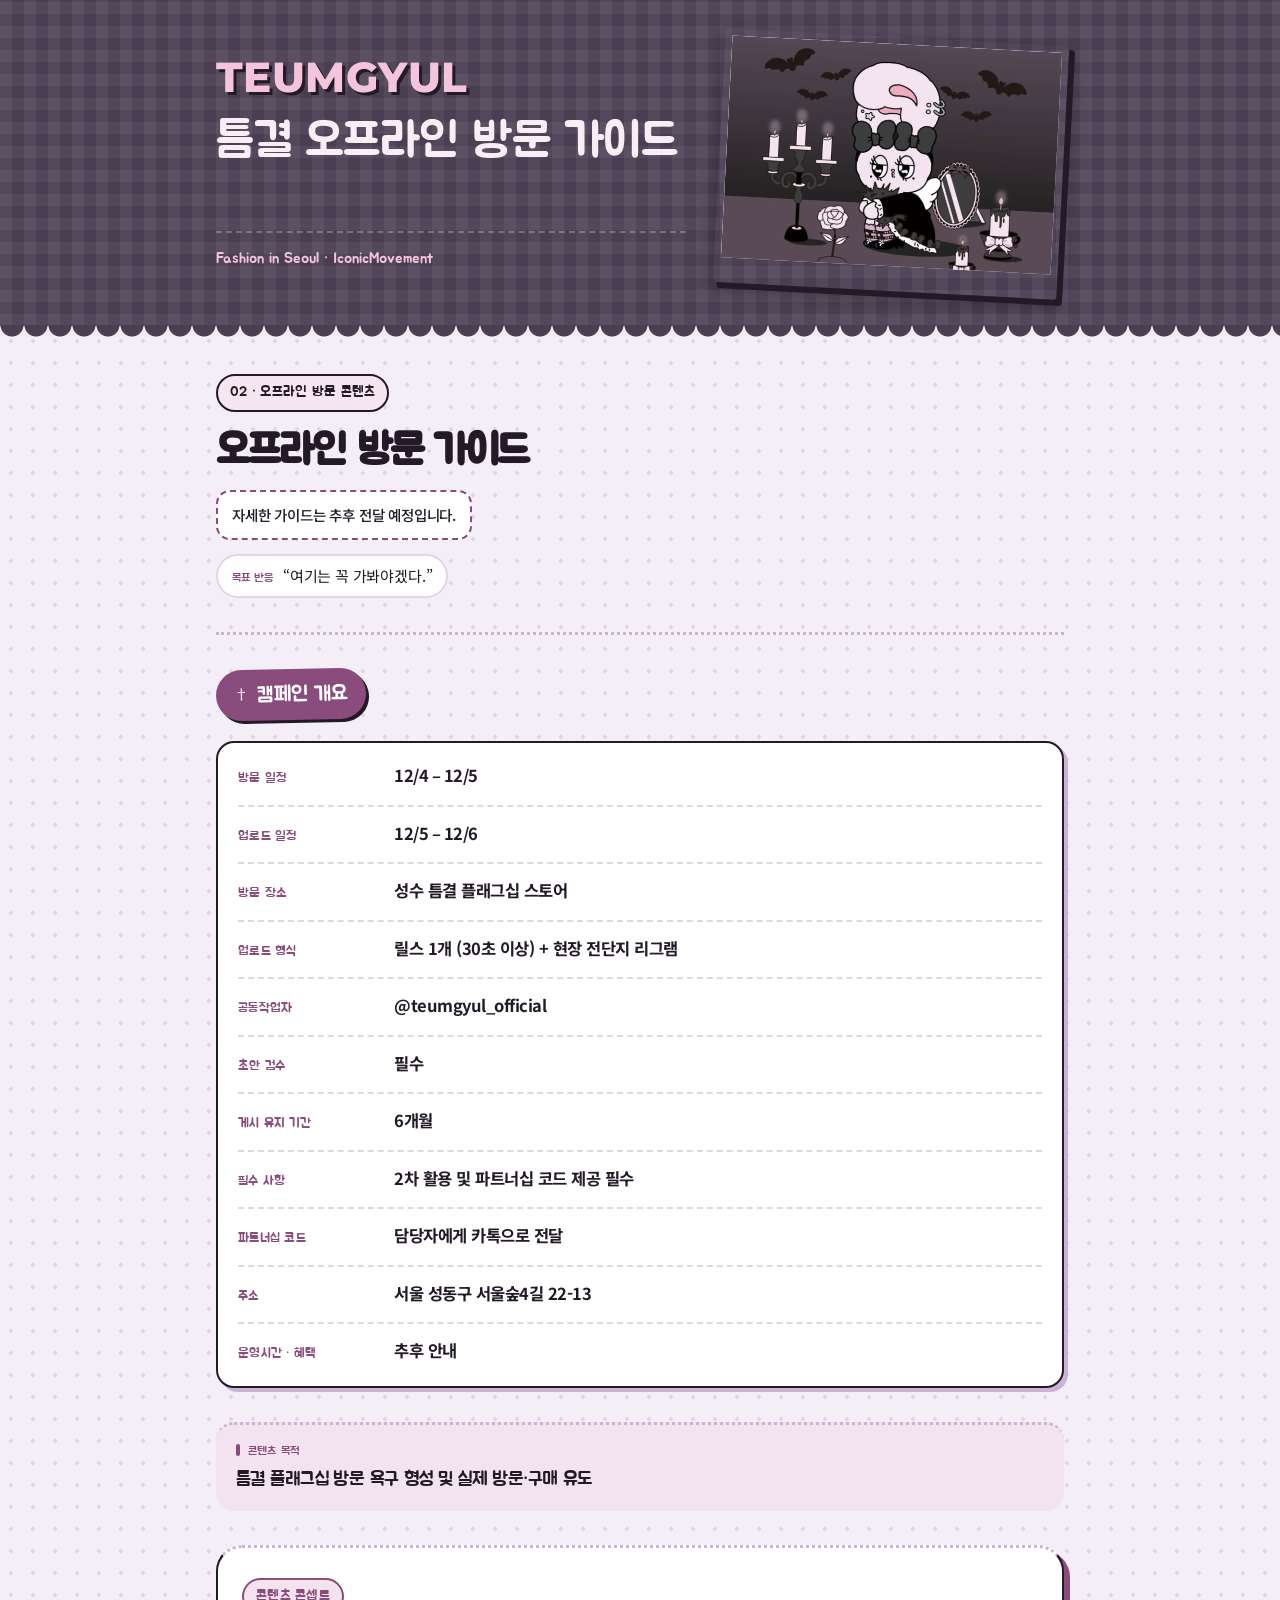
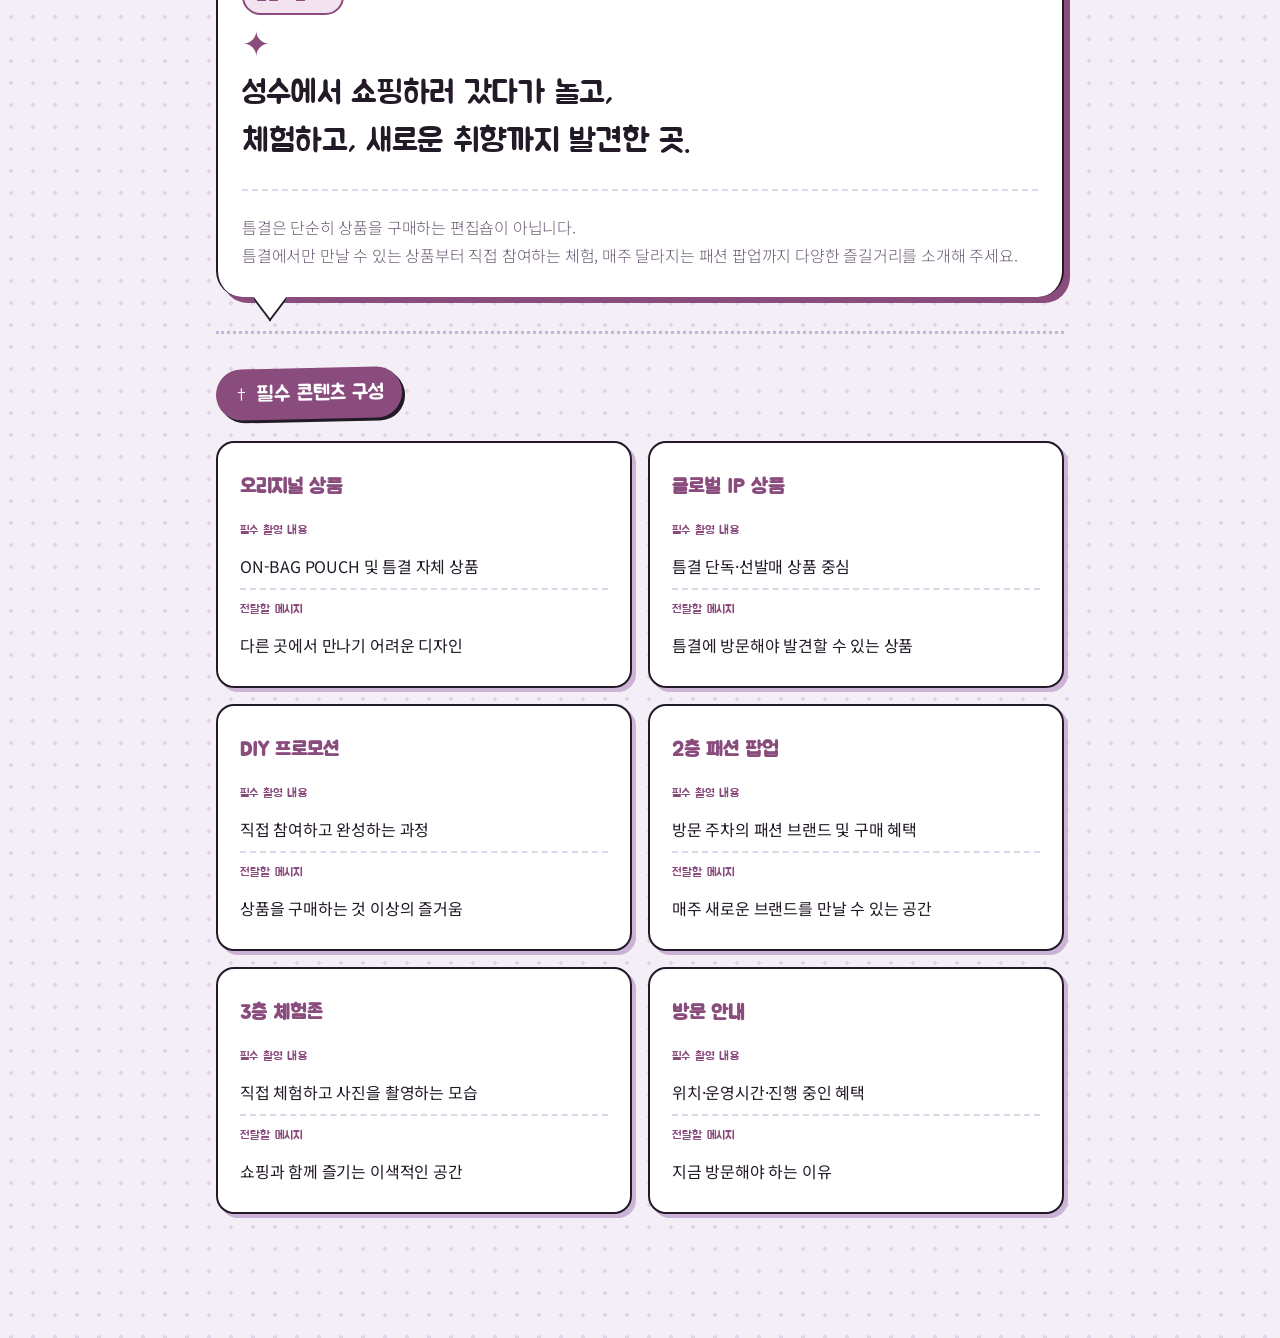
<file: offline/index.html>
<!doctype html>
<html lang="ko">
<head>
<meta charset="utf-8">
<meta name="viewport" content="width=device-width, initial-scale=1, viewport-fit=cover">
<title>틈결 오프라인 방문 가이드</title>
<link rel="preconnect" href="https://fonts.googleapis.com">
<link rel="stylesheet" href="https://fonts.googleapis.com/css2?family=Montserrat:wght@800&family=Noto+Sans+KR:wght@400;500;700;900&family=Space+Grotesk:wght@500;700&family=IBM+Plex+Mono:wght@400;500&display=swap">
<style>
/* Layout: black masthead band → hub (flow of 3 contents) or one guide view, routed by #hash */
:root{
  --bg:#fdf6fa; --surface:#ffffff; --ink:#24151f; --muted:#6e5a67; --line:#efdce8;
  --accent:#b8489a; --accent-soft:#fbe6f3; --draft:#9a5b00; --draft-soft:#fff1dc;
  --band:#fbeef6; --band-fg:#24151f; --logo:#d76cb6; --deep:#b8489a; --deep-fg:#ffffff;
  --f-display:"Space Grotesk","Noto Sans KR",system-ui,sans-serif;
  --f-body:"Noto Sans KR",system-ui,-apple-system,"Apple SD Gothic Neo","Malgun Gothic",sans-serif;
  --f-mono:"IBM Plex Mono",ui-monospace,Consolas,monospace;
}
@media (prefers-color-scheme:dark){:root:not([data-theme="light"]){
  --bg:#171116; --surface:#21181f; --ink:#f3e9f0; --muted:#b39fad; --line:#3a2a35;
  --accent:#ee9bd3; --accent-soft:#3d2036; --draft:#f0b860; --draft-soft:#3a2a10;
  --band:#22161f; --band-fg:#f3e9f0; --logo:#e57fc4; --deep:#8f3477; --deep-fg:#ffffff; color-scheme:dark}}
:root[data-theme="dark"]{
  --bg:#171116; --surface:#21181f; --ink:#f3e9f0; --muted:#b39fad; --line:#3a2a35;
  --accent:#ee9bd3; --accent-soft:#3d2036; --draft:#f0b860; --draft-soft:#3a2a10;
  --band:#22161f; --band-fg:#f3e9f0; --logo:#e57fc4; --deep:#8f3477; --deep-fg:#ffffff; color-scheme:dark}
*{box-sizing:border-box}
body{margin:0}img{max-width:100%}[hidden]{display:none!important}
body{background:var(--bg);color:var(--ink);font-family:var(--f-body);font-size:15px;line-height:1.65;word-break:keep-all}
.wrap{max-width:880px;margin:0 auto;padding-left:max(16px,env(safe-area-inset-left,0px));padding-right:max(16px,env(safe-area-inset-right,0px))}
a{color:var(--accent)}
:focus-visible{outline:2px solid var(--accent);outline-offset:2px}

.band{background:var(--band);color:var(--band-fg)}
.band .wrap{padding-block:28px 24px;display:flex;flex-wrap:wrap;gap:8px 24px;align-items:flex-end;justify-content:space-between}
.band .brand{font-family:"Montserrat",var(--f-display);font-weight:800;font-size:clamp(30px,7vw,44px);letter-spacing:.01em;line-height:1;color:var(--logo)}
.band h1{margin:4px 0 0;font-family:var(--f-body);font-weight:900;font-size:clamp(24px,5vw,34px);line-height:1.2;text-wrap:balance}
.band .meta{font-family:var(--f-mono);font-size:12px;opacity:.7}

main .wrap{padding-block:28px 64px;display:grid;gap:36px}
h2{margin:0 0 12px;font-size:19px;font-weight:700;text-wrap:balance}
h3{margin:0 0 8px;font-size:16px;font-weight:700}
p{margin:0}
.eyebrow{font-family:var(--f-display);font-size:12px;font-weight:700;letter-spacing:.12em;text-transform:uppercase;color:var(--muted)}
.lede{font-size:16px;color:var(--muted);max-width:62ch}

/* hub */
.flow{display:grid;grid-template-columns:repeat(3,minmax(0,1fr));gap:12px}
@media (max-width:720px){.flow{grid-template-columns:1fr}}
.step{display:flex;flex-direction:column;gap:10px;padding:18px;background:var(--surface);border:1px solid var(--line);border-radius:6px;text-decoration:none;color:inherit;transition:border-color .15s,transform .15s}
.step:hover{border-color:var(--accent);transform:translateY(-2px)}
.step .no{font-family:var(--f-mono);font-size:12px;color:var(--accent)}
.step .name{font-size:18px;font-weight:900}
.step .react{font-size:14px;color:var(--muted)}
.step .react b{color:var(--ink);font-weight:500}
.step .foot{margin-top:auto;display:flex;justify-content:space-between;align-items:center;font-family:var(--f-mono);font-size:12px;color:var(--muted);padding-top:10px;border-top:1px dashed var(--line)}
.step .go{color:var(--accent);font-weight:500}

/* tables */
.tbl{overflow-x:auto;border:1px solid var(--line);border-radius:6px;background:var(--surface)}
table{width:100%;border-collapse:collapse;font-size:14px}
th,td{text-align:left;vertical-align:top;padding:11px 14px;border-bottom:1px solid var(--line)}
tr:last-child td{border-bottom:0}
th{font-size:12px;font-weight:700;color:var(--muted);background:var(--bg)}
td.k{width:118px;font-weight:700;white-space:nowrap}
.tag{font-family:var(--f-mono);font-size:13px;background:var(--accent-soft);color:var(--accent);padding:1px 6px;border-radius:3px}

/* chips */
.chip{display:inline-block;font-size:11px;font-weight:700;padding:1px 7px;border-radius:999px;vertical-align:2px;margin-left:6px}
.chip.src{background:var(--accent-soft);color:var(--accent)}
.chip.draft{background:var(--draft-soft);color:var(--draft)}
.legend{display:flex;flex-wrap:wrap;gap:8px 18px;font-size:13px;color:var(--muted)}

/* guide view */
.back{font-family:var(--f-mono);font-size:13px;text-decoration:none}
.guide-head{display:grid;gap:10px}
.guide-head h2{font-size:clamp(22px,4.5vw,28px);font-weight:900;margin:0}
.facts{display:flex;flex-wrap:wrap;gap:8px}
.fact{font-size:13px;padding:4px 10px;border:1px solid var(--line);border-radius:4px;background:var(--surface)}
.fact b{font-weight:700;margin-right:6px;color:var(--muted)}
.concept{padding:22px;background:var(--deep);color:var(--deep-fg);border-radius:6px}
.concept .eyebrow{color:var(--deep-fg);opacity:.75}
.concept q{display:block;margin-top:6px;font-size:clamp(18px,3.6vw,22px);font-weight:700;line-height:1.5;quotes:"“" "”"}
.types{display:grid;grid-template-columns:repeat(2,minmax(0,1fr));gap:12px}
@media (max-width:640px){.types{grid-template-columns:1fr}}
.type{padding:18px;background:var(--surface);border:1px solid var(--line);border-radius:6px;display:grid;gap:8px;align-content:start}
.type .label{font-family:var(--f-display);font-weight:700;font-size:13px;color:var(--accent);letter-spacing:.04em}
.type blockquote{margin:0;padding-left:12px;border-left:2px solid var(--line);color:var(--ink)}
.type .hint{font-size:13px;color:var(--muted)}
.check{list-style:none;margin:0;padding:0;display:grid;gap:8px}
.check li{display:grid;grid-template-columns:22px 1fr;gap:8px;align-items:start}
.check li::before{content:"";width:14px;height:14px;margin-top:5px;border:1.5px solid var(--muted);border-radius:3px}
.dd{display:grid;grid-template-columns:repeat(2,minmax(0,1fr));gap:12px}
@media (max-width:640px){.dd{grid-template-columns:1fr}}
.dd > div{padding:16px 18px;background:var(--surface);border:1px solid var(--line);border-radius:6px}
.dd ul{margin:0;padding-left:18px;display:grid;gap:4px;font-size:14px}
.dd .do h3{color:var(--accent)} .dd .dont h3{color:var(--draft)}
.note{font-size:13px;color:var(--muted);padding:12px 14px;border:1px dashed var(--line);border-radius:6px}
.pager{display:flex;justify-content:space-between;gap:12px;flex-wrap:wrap;padding-top:18px;border-top:1px solid var(--line)}
.pager a{text-decoration:none;font-size:14px}
@media (prefers-reduced-motion:reduce){*{transition:none!important}}

/* ---- readability pass ---- */
:root{--muted:#5c4757}
@media (prefers-color-scheme:dark){:root:not([data-theme="light"]){--muted:#c7b4c2}}
:root[data-theme="dark"]{--muted:#c7b4c2}
html{-webkit-text-size-adjust:100%;text-size-adjust:100%}
body{font-size:16px;line-height:1.75;letter-spacing:-.01em}
h2{font-size:20px;letter-spacing:-.02em}
h3{font-size:17px}
table{font-size:15.5px}
th,td{padding:14px 16px}
td.k{color:var(--accent)}
.step .react{font-size:15px}
.step .name{font-size:20px}
.type blockquote{font-size:16px;line-height:1.7}
.type .hint,.fact,.legend,.note{font-size:14px}
.dd ul{font-size:15.5px;gap:6px}
.concept q{line-height:1.55}

/* ---- mobile ---- */
@media (max-width:640px){
  body{font-size:16px}
  .band .wrap{padding-block:22px 18px;flex-direction:column;align-items:flex-start;gap:6px}
  .band .brand{font-size:30px}
  .band h1{font-size:23px}
  main .wrap{padding-block:22px 48px;gap:30px}
  /* key/value tables → stacked cards */
  .kv,.kv tbody,.kv tr,.kv td{display:block;width:100%}
  .kv tr{padding:14px 16px;border-bottom:1px solid var(--line)}
  .kv tr:last-child{border-bottom:0}
  .kv td{padding:0;border:0}
  .kv td.k{width:auto;white-space:normal;font-size:13px;margin-bottom:4px;letter-spacing:.02em}
  .tbl{overflow-x:visible}
  /* direction table: 3 cols → stacked */
  .dir thead{display:none}
  .dir,.dir tbody,.dir tr,.dir td{display:block;width:100%}
  .dir tr{padding:14px 16px;border-bottom:1px solid var(--line)}
  .dir tr:last-child{border-bottom:0}
  .dir td{padding:0;border:0}
  .dir td.k{width:auto;margin-bottom:2px}
  .dir td:last-child{font-weight:700;margin-top:2px}
  .concept{padding:20px 18px}
  .step{padding:18px 16px}
  .facts{display:grid;grid-template-columns:1fr;gap:6px}
  .fact{padding:8px 12px}
  .back,.pager a{display:inline-block;padding:8px 0;font-size:15px}
  .pager{flex-direction:column-reverse;gap:4px}
}

/* ---- reference images ---- */
.refs{display:grid;grid-template-columns:repeat(2,minmax(0,1fr));gap:12px}
.refs figure{margin:0;display:grid;gap:8px;align-content:start}
.refs img{display:block;width:100%;height:auto;aspect-ratio:3/4;object-fit:cover;border-radius:6px;border:1px solid var(--line);background:var(--surface)}
.refs figcaption{font-size:14px;color:var(--muted);line-height:1.55}
@media (max-width:420px){.refs{gap:8px}.refs figcaption{font-size:13px}}

/* ---- 3-col guide tables + prose ---- */
.g3 td.k{white-space:normal;width:170px}
.prose{display:grid;gap:8px;max-width:64ch}
.types.five{grid-template-columns:repeat(auto-fill,minmax(240px,1fr))}
@media (max-width:640px){
  .g3 thead{display:none}
  .g3,.g3 tbody,.g3 tr,.g3 td{display:block;width:100%}
  .g3 tr{padding:14px 16px;border-bottom:1px solid var(--line)}
  .g3 tr:last-child{border-bottom:0}
  .g3 td{padding:0;border:0}
  .g3 td.k{width:auto;margin-bottom:6px;font-size:15.5px}
  .g3 td[data-label]{display:grid;grid-template-columns:64px 1fr;gap:8px}
  .g3 td[data-label]+td[data-label]{margin-top:4px}
  .g3 td[data-label]::before{content:attr(data-label);font-size:12.5px;font-weight:700;color:var(--muted);padding-top:2px}
}

/* ---- upload flow ---- */
.flowlist{list-style:none;margin:0;padding:0;counter-reset:f;display:grid;gap:0;border:1px solid var(--line);border-radius:6px;background:var(--surface)}
.flowlist li{counter-increment:f;position:relative;display:grid;gap:4px;padding:16px 16px 16px 58px;border-bottom:1px solid var(--line)}
.flowlist li:last-child{border-bottom:0}
.flowlist li::before{content:counter(f);position:absolute;left:16px;top:15px;width:28px;height:28px;border-radius:50%;background:var(--deep);color:var(--deep-fg);font-family:var(--f-display);font-weight:700;font-size:14px;display:grid;place-items:center}
.flowlist b{font-size:16.5px}
.flowlist li > span{color:var(--muted)}
.flowlist a{font-weight:700}
.mail{display:flex;flex-wrap:wrap;align-items:center;gap:8px;margin-top:6px}
.mail code{font-family:var(--f-mono);font-size:15px;padding:6px 10px;background:var(--accent-soft);color:var(--accent);border-radius:4px;user-select:all;word-break:break-all}
.mail button{font:inherit;font-size:14px;font-weight:700;padding:6px 12px;border:1.5px solid var(--accent);border-radius:4px;background:transparent;color:var(--accent);cursor:pointer}

/* ---- reward ---- */
.reward{display:grid;gap:16px}
.reward figure{margin:0;display:grid;gap:8px}
.reward img{display:block;width:100%;height:auto;border-radius:6px;border:1px solid var(--line);background:#fff}
.reward figcaption{font-size:14px;color:var(--muted)}
.pouches{margin:0;padding:0;list-style:none;counter-reset:p;display:grid;grid-template-columns:repeat(2,minmax(0,1fr));gap:8px}
@media (max-width:640px){.pouches{grid-template-columns:1fr}}
.pouches li{counter-increment:p;display:grid;grid-template-columns:28px 1fr;column-gap:8px;padding:10px 12px;background:var(--surface);border:1px solid var(--line);border-radius:6px;font-size:14.5px;font-weight:500;line-height:1.5}
.pouches li::before{content:counter(p,decimal-leading-zero);grid-row:span 2;font-family:var(--f-mono);font-size:12px;color:var(--accent);padding-top:2px}
.pouches li span{font-size:13px;font-weight:400;color:var(--muted)}

/* ---- upload due banner ---- */
.due{display:flex;flex-wrap:wrap;align-items:flex-end;gap:12px 28px;padding:16px 20px;background:var(--deep);color:var(--deep-fg);border-radius:8px}
.due-item{display:grid;gap:2px}
.due-label{font-size:14px;font-weight:700;letter-spacing:.04em;opacity:.85}
.due-date{font-family:var(--f-display);font-size:clamp(26px,6vw,34px);font-weight:700;line-height:1.15;font-variant-numeric:tabular-nums}
.due-date small{font-family:var(--f-body);font-size:16px;font-weight:700;margin-left:6px}

/* ---- offline readability ---- */
.purpose{display:grid;gap:4px;padding:14px 18px;border-left:3px solid var(--accent);background:var(--surface);border-radius:0 6px 6px 0}
.purpose-label{font-size:13px;font-weight:700;color:var(--accent);letter-spacing:.04em}
.purpose p{font-size:17px;font-weight:700;line-height:1.5}
.concept-body{margin-top:14px;padding-top:14px;border-top:1px solid rgba(255,255,255,.3);font-size:15.5px;line-height:1.75;opacity:.95}
.items{display:grid;grid-template-columns:repeat(2,minmax(0,1fr));gap:12px}
@media (max-width:640px){.items{grid-template-columns:1fr;gap:10px}}
.item{padding:18px;background:var(--surface);border:1px solid var(--line);border-radius:8px;display:grid;gap:12px;align-content:start}
.item h3{margin:0;font-size:18px;font-weight:900;color:var(--accent)}
.item dl{margin:0;display:grid;gap:10px}
.item dt{font-size:12.5px;font-weight:700;color:var(--muted);letter-spacing:.02em}
.item dd{margin:2px 0 0;font-size:16px;line-height:1.55}
.item dd + dt{padding-top:10px;border-top:1px dashed var(--line)}

/* ---- lock ---- */
.lock{min-height:60vh;display:grid;place-items:center}
.lock form{width:100%;max-width:340px;display:grid;gap:12px;padding:28px 22px;background:var(--surface);border:1px solid var(--line);border-radius:10px;text-align:center}
.lock h2{margin:0}
.lock p{color:var(--muted);font-size:15px}
.lock input{font:inherit;font-size:22px;letter-spacing:.4em;text-align:center;padding:12px;border:1.5px solid var(--line);border-radius:8px;background:var(--bg);color:var(--ink);width:100%}
.lock input:focus{outline:none;border-color:var(--accent)}
.lock button{font:inherit;font-weight:700;font-size:16px;padding:13px;border:0;border-radius:8px;background:var(--deep);color:var(--deep-fg);cursor:pointer}
.lock .err{color:#c0362c;font-size:14px;min-height:1.4em}
@media (prefers-color-scheme:dark){:root:not([data-theme="light"]) .lock .err{color:#ff8a80}}
</style>
<link rel="stylesheet" href="/assets/premium.css">
<link rel="stylesheet" href="/assets/kitsch.css">
<link rel="stylesheet" href="/assets/theme-gothic.css">
</head>
<body>


<header class="band"><div class="wrap">
  <div>
    <div class="brand" role="img" aria-label="TEUMGYUL">TEUMGYUL</div>
    <h1>틈결 오프라인 방문 가이드</h1>
  </div>
  <div class="meta">Fashion in Seoul · IconicMovement</div>
</div></header>

<main>
<!-- ============ OFFLINE ============ -->
<section id="v-offline"><div class="wrap">
  <div class="guide-head">
    <div class="eyebrow">02 · 오프라인 방문 콘텐츠</div>
    <h2>오프라인 방문 가이드</h2>
    <p class="note">자세한 가이드는 추후 전달 예정입니다.</p>
    <div class="facts">
      <span class="fact"><b>목표 반응</b>“여기는 꼭 가봐야겠다.”</span>
    </div>
  </div>

  <div>
    <h2>캠페인 개요</h2>
    <dl class="overview">
      <div><dt>방문 일정</dt><dd>12/4 – 12/5</dd></div>
      <div><dt>업로드 일정</dt><dd>12/5 – 12/6</dd></div>
      <div><dt>방문 장소</dt><dd>성수 틈결 플래그십 스토어</dd></div>
      <div><dt>업로드 형식</dt><dd>릴스 1개 (30초 이상) + 현장 전단지 리그램</dd></div>
      <div><dt>공동작업자</dt><dd>@teumgyul_official</dd></div>
      <div><dt>초안 검수</dt><dd>필수</dd></div>
      <div><dt>게시 유지 기간</dt><dd>6개월</dd></div>
      <div><dt>필수 사항</dt><dd>2차 활용 및 파트너십 코드 제공 필수</dd></div>
      <div><dt>파트너십 코드</dt><dd>담당자에게 카톡으로 전달</dd></div>
      <div><dt>주소</dt><dd>서울 성동구 서울숲4길 22-13</dd></div>
      <div><dt>운영시간 · 혜택</dt><dd>추후 안내</dd></div>
    </dl>
  </div>

  <div class="purpose">
    <span class="purpose-label">콘텐츠 목적</span>
    <p>틈결 플래그십 방문 욕구 형성 및 실제 방문·구매 유도</p>
  </div>

  <div class="concept">
    <div class="eyebrow">콘텐츠 콘셉트</div>
    <q>성수에서 쇼핑하러 갔다가 놀고, 체험하고, 새로운 취향까지 발견한 곳.</q>
    <p class="concept-body">틈결은 단순히 상품을 구매하는 편집숍이 아닙니다.<br>틈결에서만 만날 수 있는 상품부터 직접 참여하는 체험, 매주 달라지는 패션 팝업까지 다양한 즐길거리를 소개해 주세요.</p>
  </div>

  <div>
    <h2>필수 콘텐츠 구성</h2>
    <div class="items">
      <div class="item"><h3>오리지널 상품</h3><dl><dt>필수 촬영 내용</dt><dd>ON-BAG POUCH 및 틈결 자체 상품</dd><dt>전달할 메시지</dt><dd>다른 곳에서 만나기 어려운 디자인</dd></dl></div>
      <div class="item"><h3>글로벌 IP 상품</h3><dl><dt>필수 촬영 내용</dt><dd>틈결 단독·선발매 상품 중심</dd><dt>전달할 메시지</dt><dd>틈결에 방문해야 발견할 수 있는 상품</dd></dl></div>
      <div class="item"><h3>DIY 프로모션</h3><dl><dt>필수 촬영 내용</dt><dd>직접 참여하고 완성하는 과정</dd><dt>전달할 메시지</dt><dd>상품을 구매하는 것 이상의 즐거움</dd></dl></div>
      <div class="item"><h3>2층 패션 팝업</h3><dl><dt>필수 촬영 내용</dt><dd>방문 주차의 패션 브랜드 및 구매 혜택</dd><dt>전달할 메시지</dt><dd>매주 새로운 브랜드를 만날 수 있는 공간</dd></dl></div>
      <div class="item"><h3>3층 체험존</h3><dl><dt>필수 촬영 내용</dt><dd>직접 체험하고 사진을 촬영하는 모습</dd><dt>전달할 메시지</dt><dd>쇼핑과 함께 즐기는 이색적인 공간</dd></dl></div>
      <div class="item"><h3>방문 안내</h3><dl><dt>필수 촬영 내용</dt><dd>위치·운영시간·진행 중인 혜택</dd><dt>전달할 메시지</dt><dd>지금 방문해야 하는 이유</dd></dl></div>
    </div>
  </div>



</div></section>

</main>
<script>
(function(){
  var cb=document.getElementById("copyMail"); if(!cb) return;
  cb.addEventListener("click",function(){
    var el=document.getElementById("mailAddr"), addr=el.textContent;
    function sel(){var r=document.createRange();r.selectNodeContents(el);var s=getSelection();s.removeAllRanges();s.addRange(r);cb.textContent="선택됨 · 복사하세요"}
    try{navigator.clipboard.writeText(addr).then(function(){cb.textContent="복사됨";setTimeout(function(){cb.textContent="주소 복사"},1500)},sel)}catch(e){sel()}
  });
})();
</script>
</body>
</html>
</file>
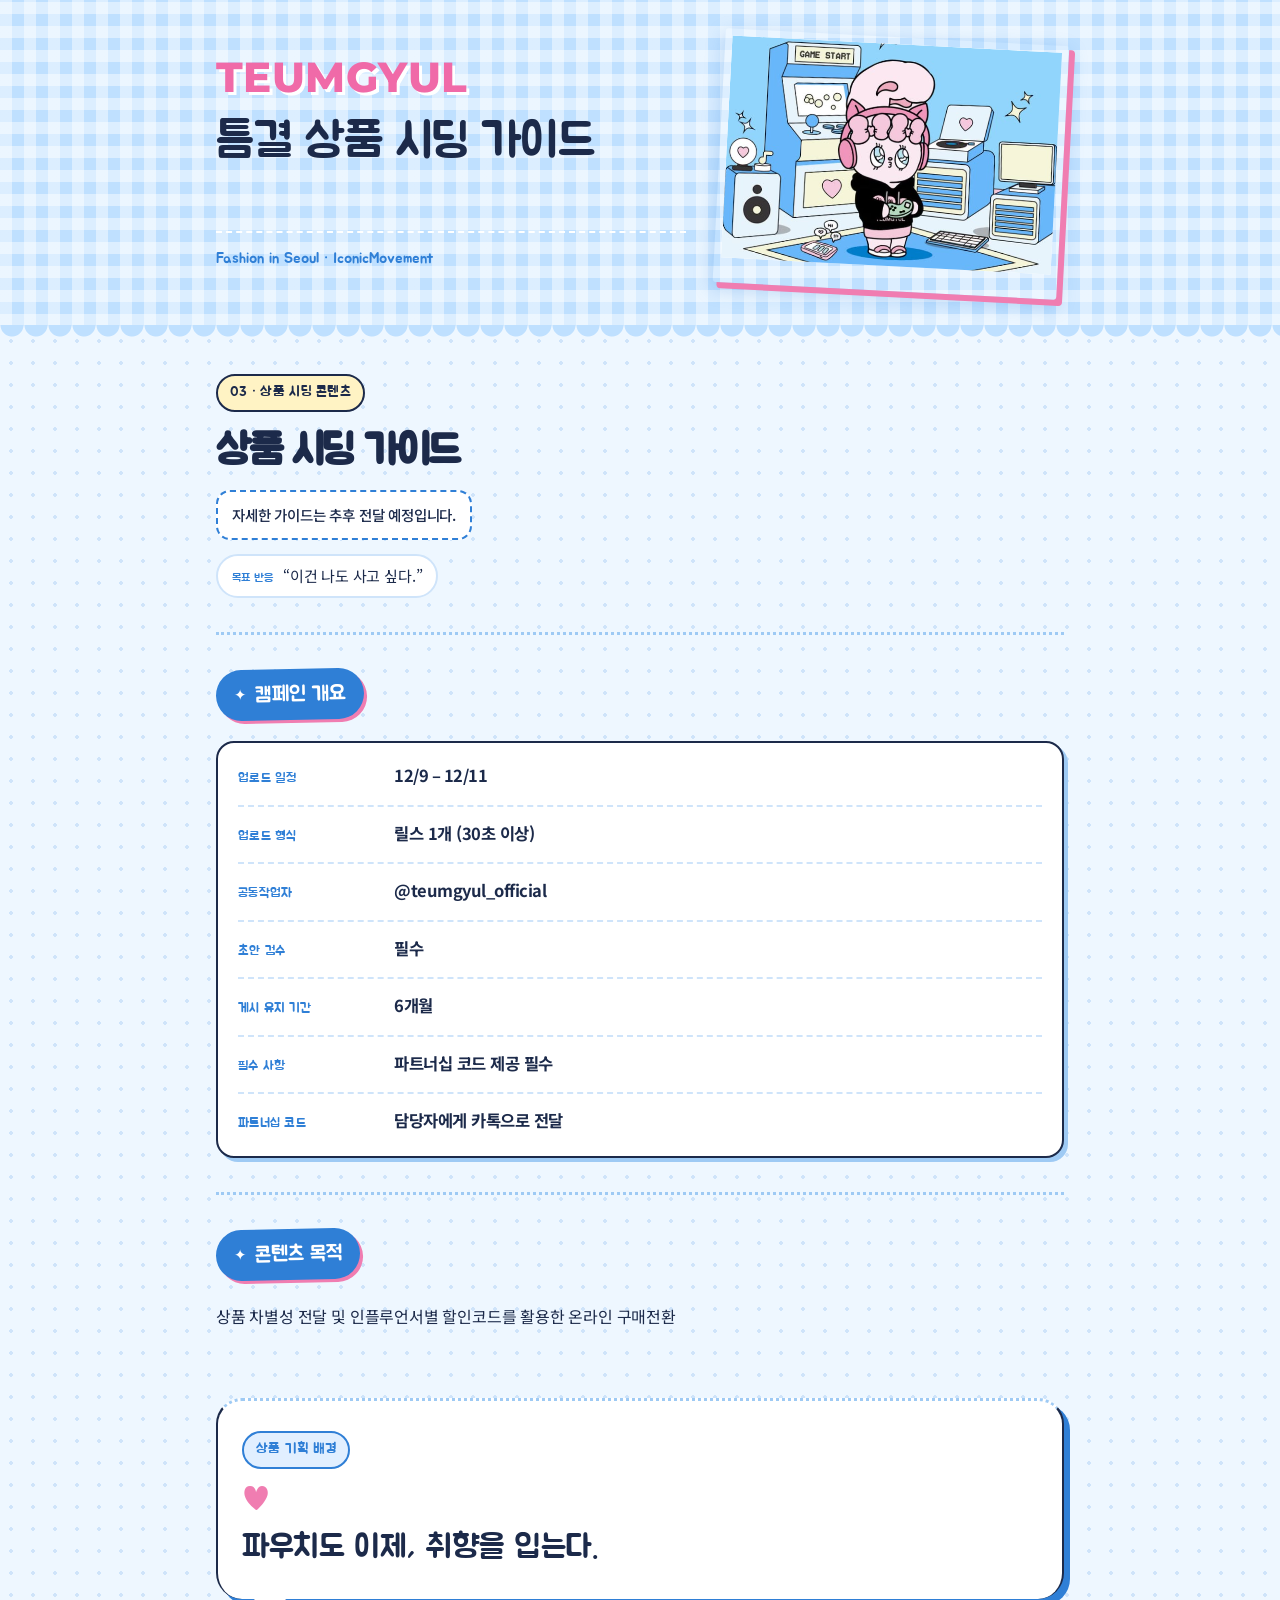
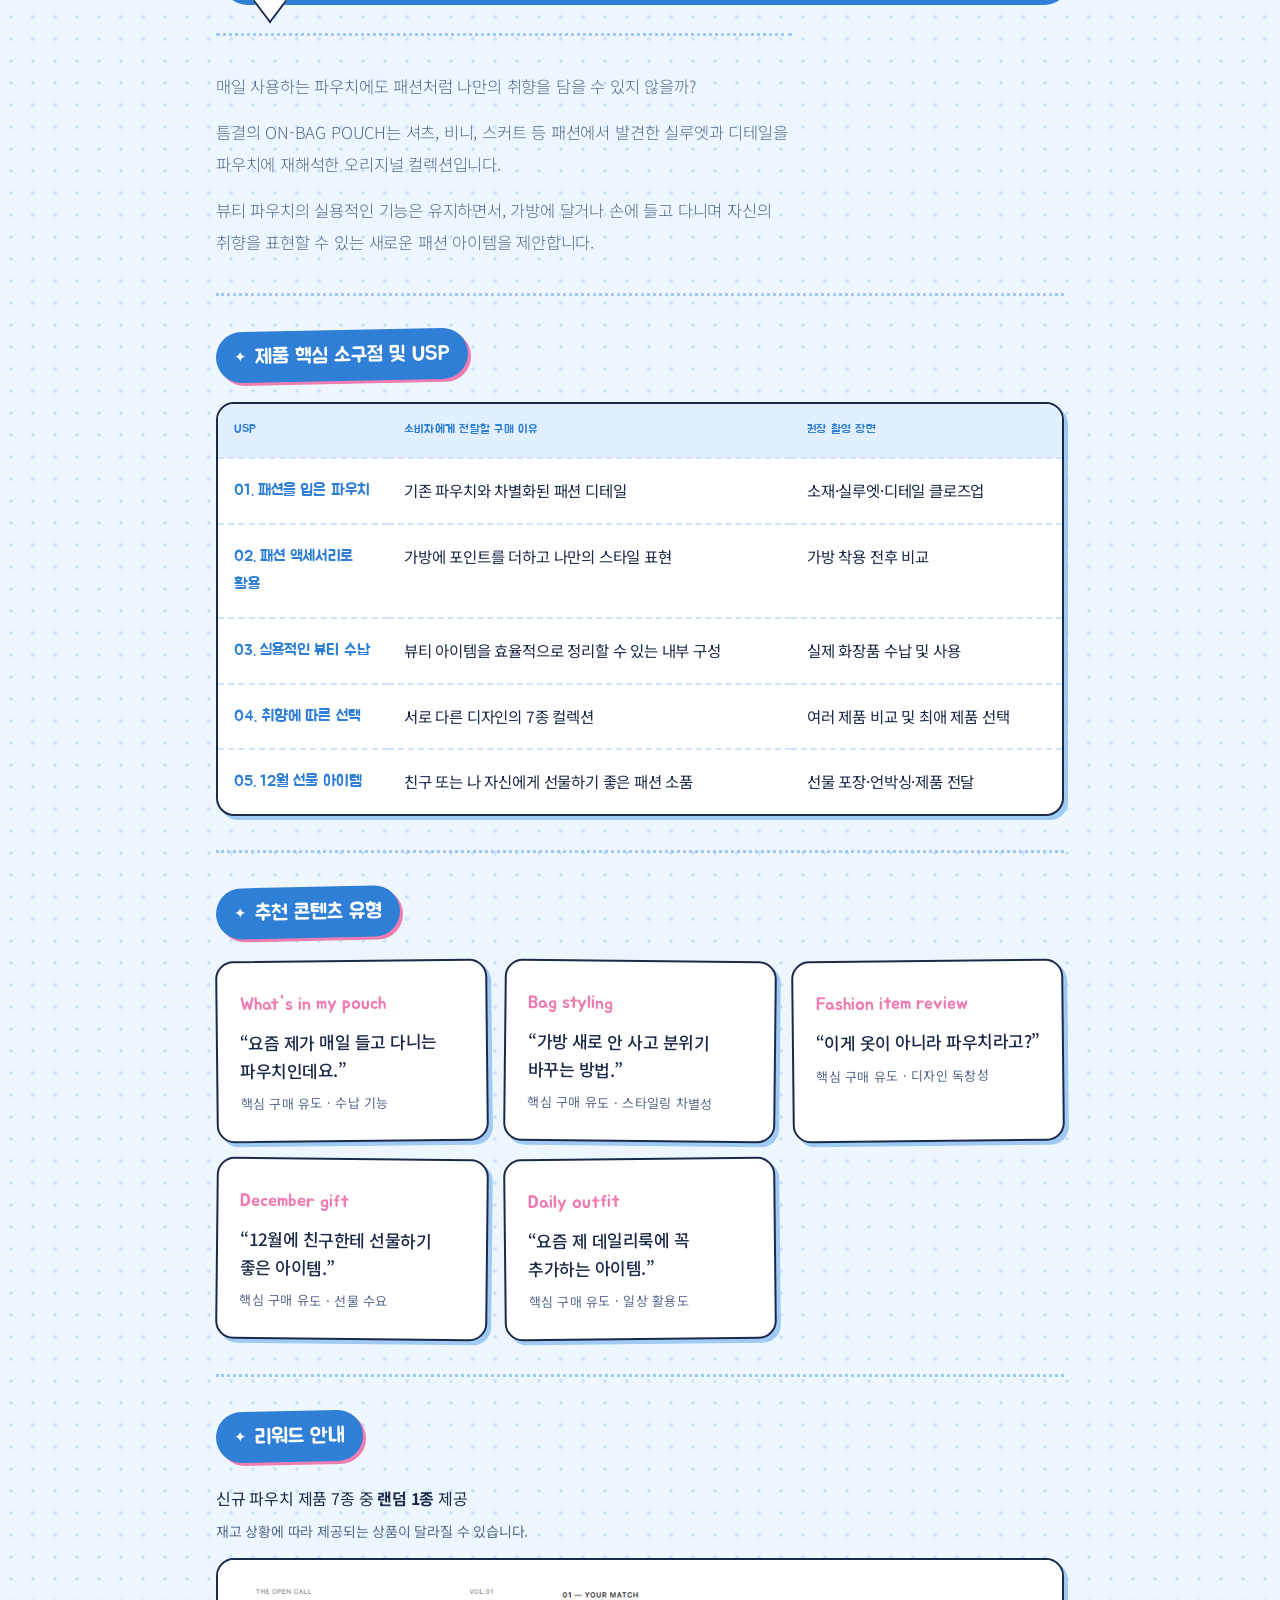
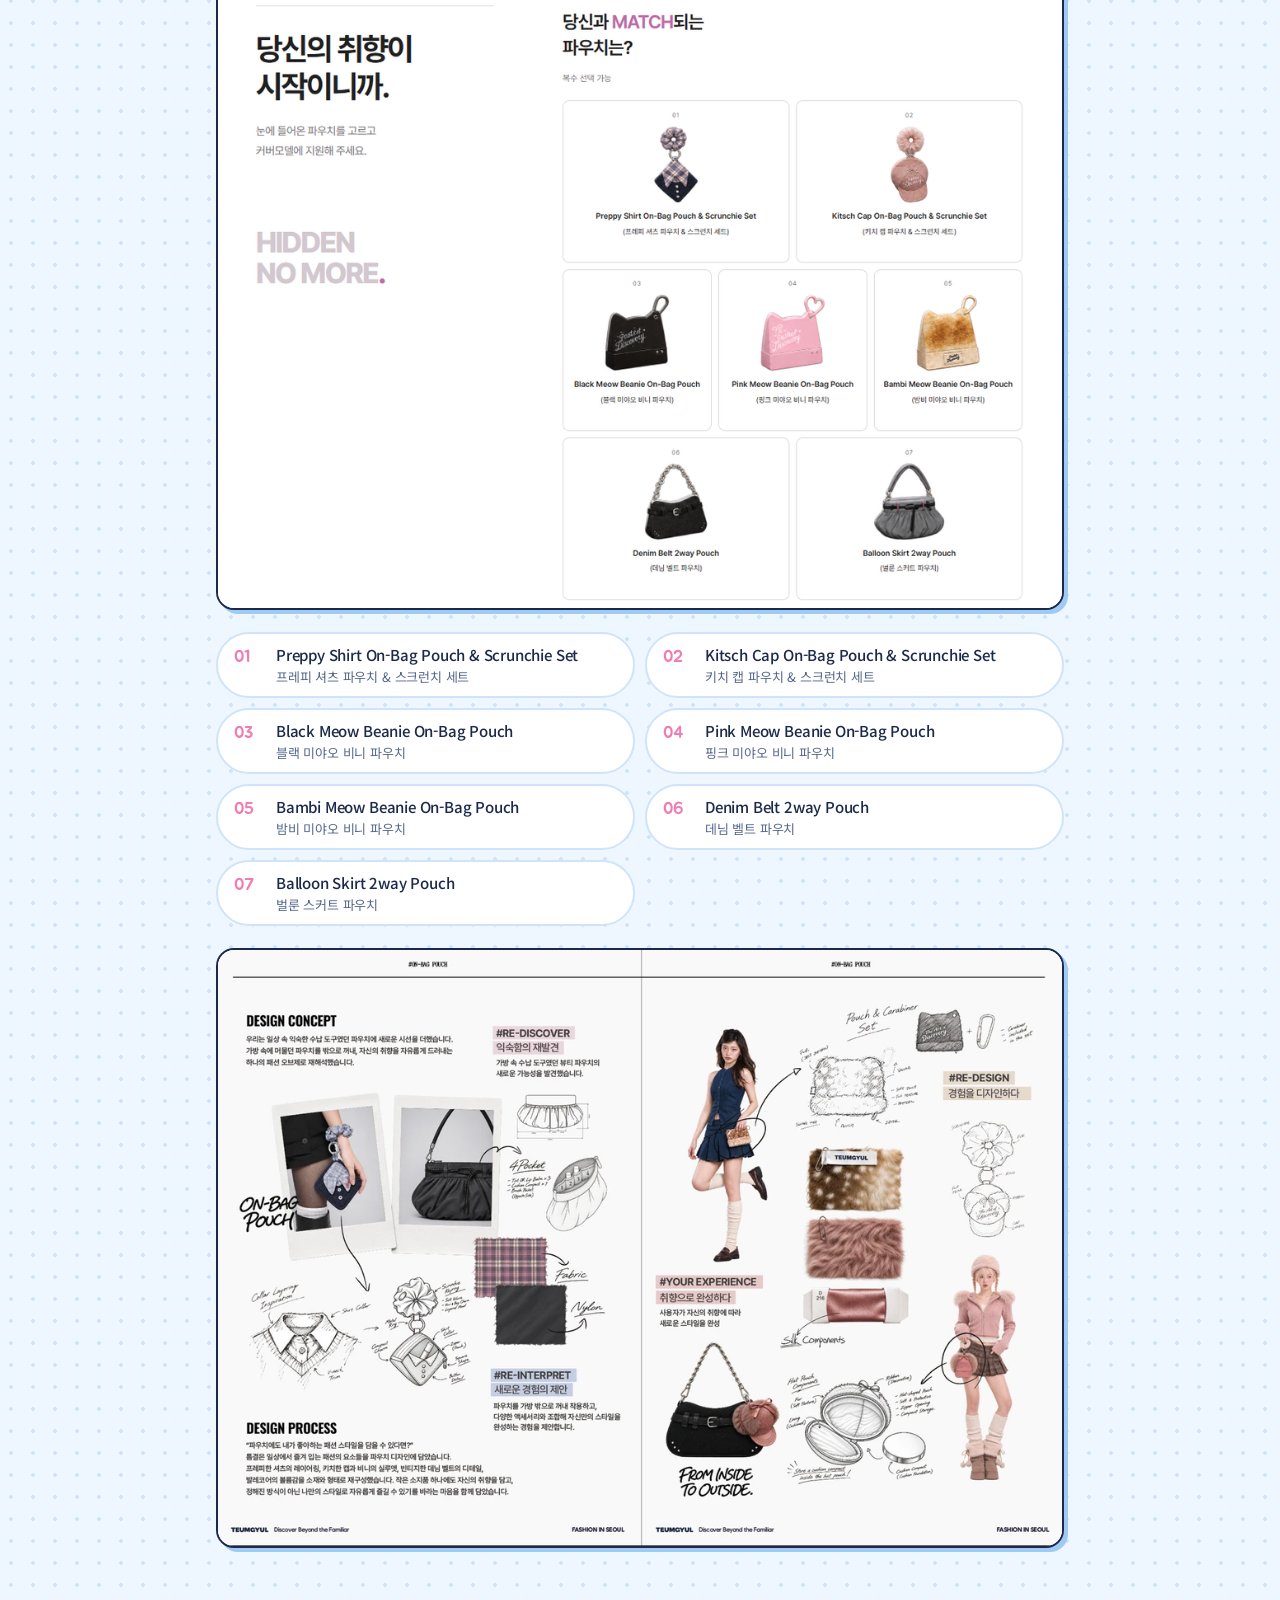
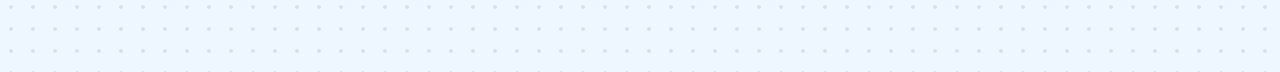
<file: seeding/index.html>
<!doctype html>
<html lang="ko">
<head>
<meta charset="utf-8">
<meta name="viewport" content="width=device-width, initial-scale=1, viewport-fit=cover">
<title>틈결 상품 시딩 가이드</title>
<link rel="preconnect" href="https://fonts.googleapis.com">
<link rel="stylesheet" href="https://fonts.googleapis.com/css2?family=Montserrat:wght@800&family=Noto+Sans+KR:wght@400;500;700;900&family=Space+Grotesk:wght@500;700&family=IBM+Plex+Mono:wght@400;500&display=swap">
<style>
/* Layout: black masthead band → hub (flow of 3 contents) or one guide view, routed by #hash */
:root{
  --bg:#fdf6fa; --surface:#ffffff; --ink:#24151f; --muted:#6e5a67; --line:#efdce8;
  --accent:#b8489a; --accent-soft:#fbe6f3; --draft:#9a5b00; --draft-soft:#fff1dc;
  --band:#fbeef6; --band-fg:#24151f; --logo:#d76cb6; --deep:#b8489a; --deep-fg:#ffffff;
  --f-display:"Space Grotesk","Noto Sans KR",system-ui,sans-serif;
  --f-body:"Noto Sans KR",system-ui,-apple-system,"Apple SD Gothic Neo","Malgun Gothic",sans-serif;
  --f-mono:"IBM Plex Mono",ui-monospace,Consolas,monospace;
}
@media (prefers-color-scheme:dark){:root:not([data-theme="light"]){
  --bg:#171116; --surface:#21181f; --ink:#f3e9f0; --muted:#b39fad; --line:#3a2a35;
  --accent:#ee9bd3; --accent-soft:#3d2036; --draft:#f0b860; --draft-soft:#3a2a10;
  --band:#22161f; --band-fg:#f3e9f0; --logo:#e57fc4; --deep:#8f3477; --deep-fg:#ffffff; color-scheme:dark}}
:root[data-theme="dark"]{
  --bg:#171116; --surface:#21181f; --ink:#f3e9f0; --muted:#b39fad; --line:#3a2a35;
  --accent:#ee9bd3; --accent-soft:#3d2036; --draft:#f0b860; --draft-soft:#3a2a10;
  --band:#22161f; --band-fg:#f3e9f0; --logo:#e57fc4; --deep:#8f3477; --deep-fg:#ffffff; color-scheme:dark}
*{box-sizing:border-box}
body{margin:0}img{max-width:100%}[hidden]{display:none!important}
body{background:var(--bg);color:var(--ink);font-family:var(--f-body);font-size:15px;line-height:1.65;word-break:keep-all}
.wrap{max-width:880px;margin:0 auto;padding-left:max(16px,env(safe-area-inset-left,0px));padding-right:max(16px,env(safe-area-inset-right,0px))}
a{color:var(--accent)}
:focus-visible{outline:2px solid var(--accent);outline-offset:2px}

.band{background:var(--band);color:var(--band-fg)}
.band .wrap{padding-block:28px 24px;display:flex;flex-wrap:wrap;gap:8px 24px;align-items:flex-end;justify-content:space-between}
.band .brand{font-family:"Montserrat",var(--f-display);font-weight:800;font-size:clamp(30px,7vw,44px);letter-spacing:.01em;line-height:1;color:var(--logo)}
.band h1{margin:4px 0 0;font-family:var(--f-body);font-weight:900;font-size:clamp(24px,5vw,34px);line-height:1.2;text-wrap:balance}
.band .meta{font-family:var(--f-mono);font-size:12px;opacity:.7}

main .wrap{padding-block:28px 64px;display:grid;gap:36px}
h2{margin:0 0 12px;font-size:19px;font-weight:700;text-wrap:balance}
h3{margin:0 0 8px;font-size:16px;font-weight:700}
p{margin:0}
.eyebrow{font-family:var(--f-display);font-size:12px;font-weight:700;letter-spacing:.12em;text-transform:uppercase;color:var(--muted)}
.lede{font-size:16px;color:var(--muted);max-width:62ch}

/* hub */
.flow{display:grid;grid-template-columns:repeat(3,minmax(0,1fr));gap:12px}
@media (max-width:720px){.flow{grid-template-columns:1fr}}
.step{display:flex;flex-direction:column;gap:10px;padding:18px;background:var(--surface);border:1px solid var(--line);border-radius:6px;text-decoration:none;color:inherit;transition:border-color .15s,transform .15s}
.step:hover{border-color:var(--accent);transform:translateY(-2px)}
.step .no{font-family:var(--f-mono);font-size:12px;color:var(--accent)}
.step .name{font-size:18px;font-weight:900}
.step .react{font-size:14px;color:var(--muted)}
.step .react b{color:var(--ink);font-weight:500}
.step .foot{margin-top:auto;display:flex;justify-content:space-between;align-items:center;font-family:var(--f-mono);font-size:12px;color:var(--muted);padding-top:10px;border-top:1px dashed var(--line)}
.step .go{color:var(--accent);font-weight:500}

/* tables */
.tbl{overflow-x:auto;border:1px solid var(--line);border-radius:6px;background:var(--surface)}
table{width:100%;border-collapse:collapse;font-size:14px}
th,td{text-align:left;vertical-align:top;padding:11px 14px;border-bottom:1px solid var(--line)}
tr:last-child td{border-bottom:0}
th{font-size:12px;font-weight:700;color:var(--muted);background:var(--bg)}
td.k{width:118px;font-weight:700;white-space:nowrap}
.tag{font-family:var(--f-mono);font-size:13px;background:var(--accent-soft);color:var(--accent);padding:1px 6px;border-radius:3px}

/* chips */
.chip{display:inline-block;font-size:11px;font-weight:700;padding:1px 7px;border-radius:999px;vertical-align:2px;margin-left:6px}
.chip.src{background:var(--accent-soft);color:var(--accent)}
.chip.draft{background:var(--draft-soft);color:var(--draft)}
.legend{display:flex;flex-wrap:wrap;gap:8px 18px;font-size:13px;color:var(--muted)}

/* guide view */
.back{font-family:var(--f-mono);font-size:13px;text-decoration:none}
.guide-head{display:grid;gap:10px}
.guide-head h2{font-size:clamp(22px,4.5vw,28px);font-weight:900;margin:0}
.facts{display:flex;flex-wrap:wrap;gap:8px}
.fact{font-size:13px;padding:4px 10px;border:1px solid var(--line);border-radius:4px;background:var(--surface)}
.fact b{font-weight:700;margin-right:6px;color:var(--muted)}
.concept{padding:22px;background:var(--deep);color:var(--deep-fg);border-radius:6px}
.concept .eyebrow{color:var(--deep-fg);opacity:.75}
.concept q{display:block;margin-top:6px;font-size:clamp(18px,3.6vw,22px);font-weight:700;line-height:1.5;quotes:"“" "”"}
.types{display:grid;grid-template-columns:repeat(2,minmax(0,1fr));gap:12px}
@media (max-width:640px){.types{grid-template-columns:1fr}}
.type{padding:18px;background:var(--surface);border:1px solid var(--line);border-radius:6px;display:grid;gap:8px;align-content:start}
.type .label{font-family:var(--f-display);font-weight:700;font-size:13px;color:var(--accent);letter-spacing:.04em}
.type blockquote{margin:0;padding-left:12px;border-left:2px solid var(--line);color:var(--ink)}
.type .hint{font-size:13px;color:var(--muted)}
.check{list-style:none;margin:0;padding:0;display:grid;gap:8px}
.check li{display:grid;grid-template-columns:22px 1fr;gap:8px;align-items:start}
.check li::before{content:"";width:14px;height:14px;margin-top:5px;border:1.5px solid var(--muted);border-radius:3px}
.dd{display:grid;grid-template-columns:repeat(2,minmax(0,1fr));gap:12px}
@media (max-width:640px){.dd{grid-template-columns:1fr}}
.dd > div{padding:16px 18px;background:var(--surface);border:1px solid var(--line);border-radius:6px}
.dd ul{margin:0;padding-left:18px;display:grid;gap:4px;font-size:14px}
.dd .do h3{color:var(--accent)} .dd .dont h3{color:var(--draft)}
.note{font-size:13px;color:var(--muted);padding:12px 14px;border:1px dashed var(--line);border-radius:6px}
.pager{display:flex;justify-content:space-between;gap:12px;flex-wrap:wrap;padding-top:18px;border-top:1px solid var(--line)}
.pager a{text-decoration:none;font-size:14px}
@media (prefers-reduced-motion:reduce){*{transition:none!important}}

/* ---- readability pass ---- */
:root{--muted:#5c4757}
@media (prefers-color-scheme:dark){:root:not([data-theme="light"]){--muted:#c7b4c2}}
:root[data-theme="dark"]{--muted:#c7b4c2}
html{-webkit-text-size-adjust:100%;text-size-adjust:100%}
body{font-size:16px;line-height:1.75;letter-spacing:-.01em}
h2{font-size:20px;letter-spacing:-.02em}
h3{font-size:17px}
table{font-size:15.5px}
th,td{padding:14px 16px}
td.k{color:var(--accent)}
.step .react{font-size:15px}
.step .name{font-size:20px}
.type blockquote{font-size:16px;line-height:1.7}
.type .hint,.fact,.legend,.note{font-size:14px}
.dd ul{font-size:15.5px;gap:6px}
.concept q{line-height:1.55}

/* ---- mobile ---- */
@media (max-width:640px){
  body{font-size:16px}
  .band .wrap{padding-block:22px 18px;flex-direction:column;align-items:flex-start;gap:6px}
  .band .brand{font-size:30px}
  .band h1{font-size:23px}
  main .wrap{padding-block:22px 48px;gap:30px}
  /* key/value tables → stacked cards */
  .kv,.kv tbody,.kv tr,.kv td{display:block;width:100%}
  .kv tr{padding:14px 16px;border-bottom:1px solid var(--line)}
  .kv tr:last-child{border-bottom:0}
  .kv td{padding:0;border:0}
  .kv td.k{width:auto;white-space:normal;font-size:13px;margin-bottom:4px;letter-spacing:.02em}
  .tbl{overflow-x:visible}
  /* direction table: 3 cols → stacked */
  .dir thead{display:none}
  .dir,.dir tbody,.dir tr,.dir td{display:block;width:100%}
  .dir tr{padding:14px 16px;border-bottom:1px solid var(--line)}
  .dir tr:last-child{border-bottom:0}
  .dir td{padding:0;border:0}
  .dir td.k{width:auto;margin-bottom:2px}
  .dir td:last-child{font-weight:700;margin-top:2px}
  .concept{padding:20px 18px}
  .step{padding:18px 16px}
  .facts{display:grid;grid-template-columns:1fr;gap:6px}
  .fact{padding:8px 12px}
  .back,.pager a{display:inline-block;padding:8px 0;font-size:15px}
  .pager{flex-direction:column-reverse;gap:4px}
}

/* ---- reference images ---- */
.refs{display:grid;grid-template-columns:repeat(2,minmax(0,1fr));gap:12px}
.refs figure{margin:0;display:grid;gap:8px;align-content:start}
.refs img{display:block;width:100%;height:auto;aspect-ratio:3/4;object-fit:cover;border-radius:6px;border:1px solid var(--line);background:var(--surface)}
.refs figcaption{font-size:14px;color:var(--muted);line-height:1.55}
@media (max-width:420px){.refs{gap:8px}.refs figcaption{font-size:13px}}

/* ---- 3-col guide tables + prose ---- */
.g3 td.k{white-space:normal;width:170px}
.prose{display:grid;gap:8px;max-width:64ch}
.types.five{grid-template-columns:repeat(auto-fill,minmax(240px,1fr))}
@media (max-width:640px){
  .g3 thead{display:none}
  .g3,.g3 tbody,.g3 tr,.g3 td{display:block;width:100%}
  .g3 tr{padding:14px 16px;border-bottom:1px solid var(--line)}
  .g3 tr:last-child{border-bottom:0}
  .g3 td{padding:0;border:0}
  .g3 td.k{width:auto;margin-bottom:6px;font-size:15.5px}
  .g3 td[data-label]{display:grid;grid-template-columns:64px 1fr;gap:8px}
  .g3 td[data-label]+td[data-label]{margin-top:4px}
  .g3 td[data-label]::before{content:attr(data-label);font-size:12.5px;font-weight:700;color:var(--muted);padding-top:2px}
}

/* ---- upload flow ---- */
.flowlist{list-style:none;margin:0;padding:0;counter-reset:f;display:grid;gap:0;border:1px solid var(--line);border-radius:6px;background:var(--surface)}
.flowlist li{counter-increment:f;position:relative;display:grid;gap:4px;padding:16px 16px 16px 58px;border-bottom:1px solid var(--line)}
.flowlist li:last-child{border-bottom:0}
.flowlist li::before{content:counter(f);position:absolute;left:16px;top:15px;width:28px;height:28px;border-radius:50%;background:var(--deep);color:var(--deep-fg);font-family:var(--f-display);font-weight:700;font-size:14px;display:grid;place-items:center}
.flowlist b{font-size:16.5px}
.flowlist li > span{color:var(--muted)}
.flowlist a{font-weight:700}
.mail{display:flex;flex-wrap:wrap;align-items:center;gap:8px;margin-top:6px}
.mail code{font-family:var(--f-mono);font-size:15px;padding:6px 10px;background:var(--accent-soft);color:var(--accent);border-radius:4px;user-select:all;word-break:break-all}
.mail button{font:inherit;font-size:14px;font-weight:700;padding:6px 12px;border:1.5px solid var(--accent);border-radius:4px;background:transparent;color:var(--accent);cursor:pointer}

/* ---- reward ---- */
.reward{display:grid;gap:16px}
.reward figure{margin:0;display:grid;gap:8px}
.reward img{display:block;width:100%;height:auto;border-radius:6px;border:1px solid var(--line);background:#fff}
.reward figcaption{font-size:14px;color:var(--muted)}
.pouches{margin:0;padding:0;list-style:none;counter-reset:p;display:grid;grid-template-columns:repeat(2,minmax(0,1fr));gap:8px}
@media (max-width:640px){.pouches{grid-template-columns:1fr}}
.pouches li{counter-increment:p;display:grid;grid-template-columns:28px 1fr;column-gap:8px;padding:10px 12px;background:var(--surface);border:1px solid var(--line);border-radius:6px;font-size:14.5px;font-weight:500;line-height:1.5}
.pouches li::before{content:counter(p,decimal-leading-zero);grid-row:span 2;font-family:var(--f-mono);font-size:12px;color:var(--accent);padding-top:2px}
.pouches li span{font-size:13px;font-weight:400;color:var(--muted)}

/* ---- upload due banner ---- */
.due{display:flex;flex-wrap:wrap;align-items:flex-end;gap:12px 28px;padding:16px 20px;background:var(--deep);color:var(--deep-fg);border-radius:8px}
.due-item{display:grid;gap:2px}
.due-label{font-size:14px;font-weight:700;letter-spacing:.04em;opacity:.85}
.due-date{font-family:var(--f-display);font-size:clamp(26px,6vw,34px);font-weight:700;line-height:1.15;font-variant-numeric:tabular-nums}
.due-date small{font-family:var(--f-body);font-size:16px;font-weight:700;margin-left:6px}

/* ---- lock ---- */
.lock{min-height:60vh;display:grid;place-items:center}
.lock form{width:100%;max-width:340px;display:grid;gap:12px;padding:28px 22px;background:var(--surface);border:1px solid var(--line);border-radius:10px;text-align:center}
.lock h2{margin:0}
.lock p{color:var(--muted);font-size:15px}
.lock input{font:inherit;font-size:22px;letter-spacing:.4em;text-align:center;padding:12px;border:1.5px solid var(--line);border-radius:8px;background:var(--bg);color:var(--ink);width:100%}
.lock input:focus{outline:none;border-color:var(--accent)}
.lock button{font:inherit;font-weight:700;font-size:16px;padding:13px;border:0;border-radius:8px;background:var(--deep);color:var(--deep-fg);cursor:pointer}
.lock .err{color:#c0362c;font-size:14px;min-height:1.4em}
@media (prefers-color-scheme:dark){:root:not([data-theme="light"]) .lock .err{color:#ff8a80}}
</style>
<link rel="stylesheet" href="/assets/premium.css">
<link rel="stylesheet" href="/assets/kitsch.css">
<link rel="stylesheet" href="/assets/theme-arcade.css">
</head>
<body>


<header class="band"><div class="wrap">
  <div>
    <div class="brand" role="img" aria-label="TEUMGYUL">TEUMGYUL</div>
    <h1>틈결 상품 시딩 가이드</h1>
  </div>
  <div class="meta">Fashion in Seoul · IconicMovement</div>
</div></header>

<main>
<!-- ============ SEEDING ============ -->
<section id="v-seeding"><div class="wrap">
  <div class="guide-head">
    <div class="eyebrow">03 · 상품 시딩 콘텐츠</div>
    <h2>상품 시딩 가이드</h2>
    <p class="note">자세한 가이드는 추후 전달 예정입니다.</p>
    <div class="facts">
      <span class="fact"><b>목표 반응</b>“이건 나도 사고 싶다.”</span>
    </div>
  </div>

  <div>
    <h2>캠페인 개요</h2>
    <dl class="overview">
      <div><dt>업로드 일정</dt><dd>12/9 – 12/11</dd></div>
      <div><dt>업로드 형식</dt><dd>릴스 1개 (30초 이상)</dd></div>
      <div><dt>공동작업자</dt><dd>@teumgyul_official</dd></div>
      <div><dt>초안 검수</dt><dd>필수</dd></div>
      <div><dt>게시 유지 기간</dt><dd>6개월</dd></div>
      <div><dt>필수 사항</dt><dd>파트너십 코드 제공 필수</dd></div>
      <div><dt>파트너십 코드</dt><dd>담당자에게 카톡으로 전달</dd></div>
    </dl>
  </div>

  <div>
    <h2>콘텐츠 목적</h2>
    <p>상품 차별성 전달 및 인플루언서별 할인코드를 활용한 온라인 구매전환</p>
  </div>

  <div class="concept">
    <div class="eyebrow">상품 기획 배경</div>
    <q>파우치도 이제, 취향을 입는다.</q>
  </div>
  <div class="prose">
    <p>매일 사용하는 파우치에도 패션처럼 나만의 취향을 담을 수 있지 않을까?</p>
    <p>틈결의 ON-BAG POUCH는 셔츠, 비니, 스커트 등 패션에서 발견한 실루엣과 디테일을 파우치에 재해석한 오리지널 컬렉션입니다.</p>
    <p>뷰티 파우치의 실용적인 기능은 유지하면서, 가방에 달거나 손에 들고 다니며 자신의 취향을 표현할 수 있는 새로운 패션 아이템을 제안합니다.</p>
  </div>

  <div>
    <h2>제품 핵심 소구점 및 USP</h2>
    <div class="tbl"><table class="g3">
      <thead><tr><th>USP</th><th>소비자에게 전달할 구매 이유</th><th>권장 촬영 장면</th></tr></thead>
      <tbody>
        <tr><td class="k">01. 패션을 입은 파우치</td><td data-label="구매 이유">기존 파우치와 차별화된 패션 디테일</td><td data-label="촬영">소재·실루엣·디테일 클로즈업</td></tr>
        <tr><td class="k">02. 패션 액세서리로 활용</td><td data-label="구매 이유">가방에 포인트를 더하고 나만의 스타일 표현</td><td data-label="촬영">가방 착용 전후 비교</td></tr>
        <tr><td class="k">03. 실용적인 뷰티 수납</td><td data-label="구매 이유">뷰티 아이템을 효율적으로 정리할 수 있는 내부 구성</td><td data-label="촬영">실제 화장품 수납 및 사용</td></tr>
        <tr><td class="k">04. 취향에 따른 선택</td><td data-label="구매 이유">서로 다른 디자인의 7종 컬렉션</td><td data-label="촬영">여러 제품 비교 및 최애 제품 선택</td></tr>
        <tr><td class="k">05. 12월 선물 아이템</td><td data-label="구매 이유">친구 또는 나 자신에게 선물하기 좋은 패션 소품</td><td data-label="촬영">선물 포장·언박싱·제품 전달</td></tr>
      </tbody>
    </table></div>
  </div>

  <div>
    <h2>추천 콘텐츠 유형</h2>
    <div class="types five">
      <div class="type"><span class="label">What's in my pouch</span><blockquote>“요즘 제가 매일 들고 다니는 파우치인데요.”</blockquote><span class="hint">핵심 구매 유도 · 수납 기능</span></div>
      <div class="type"><span class="label">Bag styling</span><blockquote>“가방 새로 안 사고 분위기 바꾸는 방법.”</blockquote><span class="hint">핵심 구매 유도 · 스타일링 차별성</span></div>
      <div class="type"><span class="label">Fashion item review</span><blockquote>“이게 옷이 아니라 파우치라고?”</blockquote><span class="hint">핵심 구매 유도 · 디자인 독창성</span></div>
      <div class="type"><span class="label">December gift</span><blockquote>“12월에 친구한테 선물하기 좋은 아이템.”</blockquote><span class="hint">핵심 구매 유도 · 선물 수요</span></div>
      <div class="type"><span class="label">Daily outfit</span><blockquote>“요즘 제 데일리룩에 꼭 추가하는 아이템.”</blockquote><span class="hint">핵심 구매 유도 · 일상 활용도</span></div>
    </div>
  </div>


  <div>
    <h2>리워드 안내</h2>
    <p style="margin-bottom:6px">신규 파우치 제품 7종 중 <strong>랜덤 1종</strong> 제공</p>
    <p style="margin-bottom:14px;font-size:14px;color:var(--muted)">재고 상황에 따라 제공되는 상품이 달라질 수 있습니다.</p>
    <div class="reward">
      <figure>
        <img src="/images/reward-pouch-lineup.png" alt="신규 파우치 7종 라인업" width="1024" height="786" loading="lazy">
      </figure>
      <ol class="pouches">
        <li>Preppy Shirt On-Bag Pouch &amp; Scrunchie Set <span>프레피 셔츠 파우치 &amp; 스크런치 세트</span></li>
        <li>Kitsch Cap On-Bag Pouch &amp; Scrunchie Set <span>키치 캡 파우치 &amp; 스크런치 세트</span></li>
        <li>Black Meow Beanie On-Bag Pouch <span>블랙 미야오 비니 파우치</span></li>
        <li>Pink Meow Beanie On-Bag Pouch <span>핑크 미야오 비니 파우치</span></li>
        <li>Bambi Meow Beanie On-Bag Pouch <span>밤비 미야오 비니 파우치</span></li>
        <li>Denim Belt 2way Pouch <span>데님 벨트 파우치</span></li>
        <li>Balloon Skirt 2way Pouch <span>벌룬 스커트 파우치</span></li>
      </ol>
      <figure>
        <img src="/images/reward-design-concept.webp" alt="ON-BAG POUCH 디자인 콘셉트와 디자인 프로세스 지면" loading="lazy">
      </figure>
    </div>
  </div>

</div></section>
</main>
<script>
(function(){
  var cb=document.getElementById("copyMail"); if(!cb) return;
  cb.addEventListener("click",function(){
    var el=document.getElementById("mailAddr"), addr=el.textContent;
    function sel(){var r=document.createRange();r.selectNodeContents(el);var s=getSelection();s.removeAllRanges();s.addRange(r);cb.textContent="선택됨 · 복사하세요"}
    try{navigator.clipboard.writeText(addr).then(function(){cb.textContent="복사됨";setTimeout(function(){cb.textContent="주소 복사"},1500)},sel)}catch(e){sel()}
  });
})();
</script>
</body>
</html>
</file>
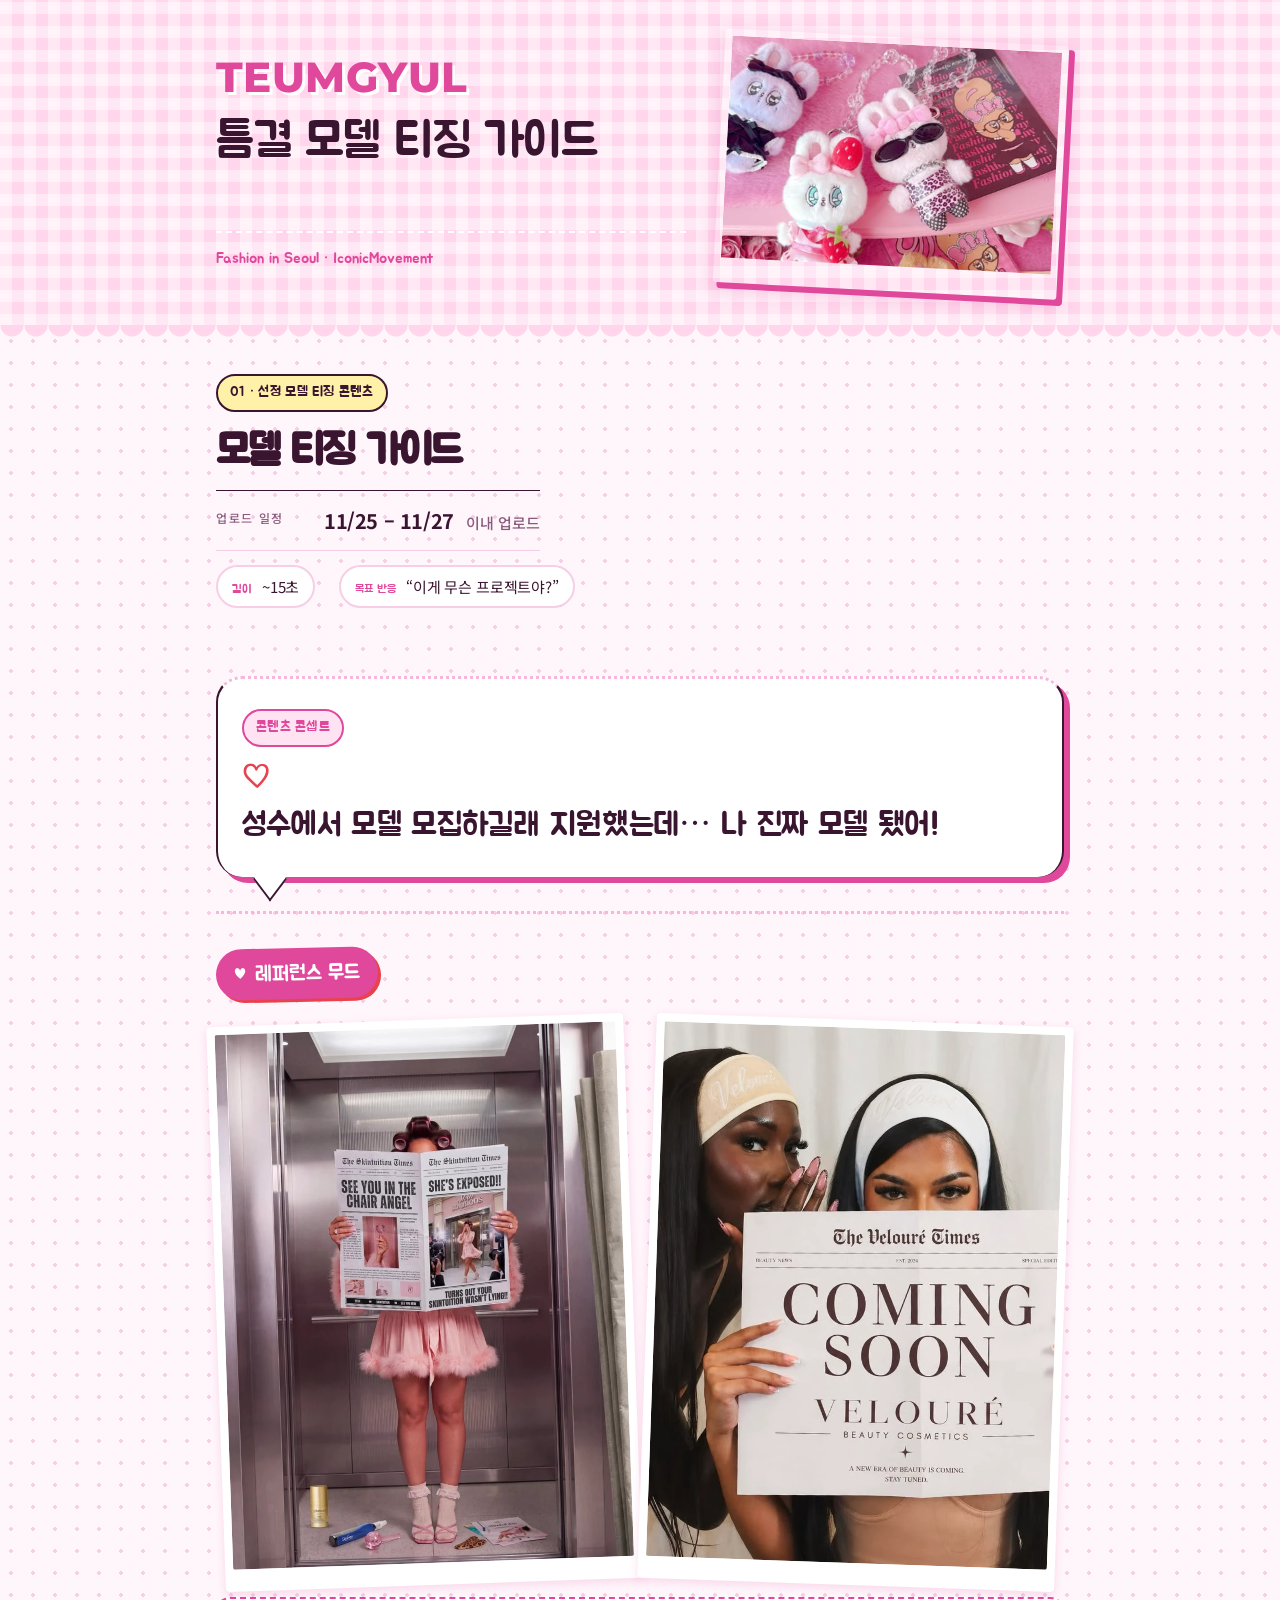
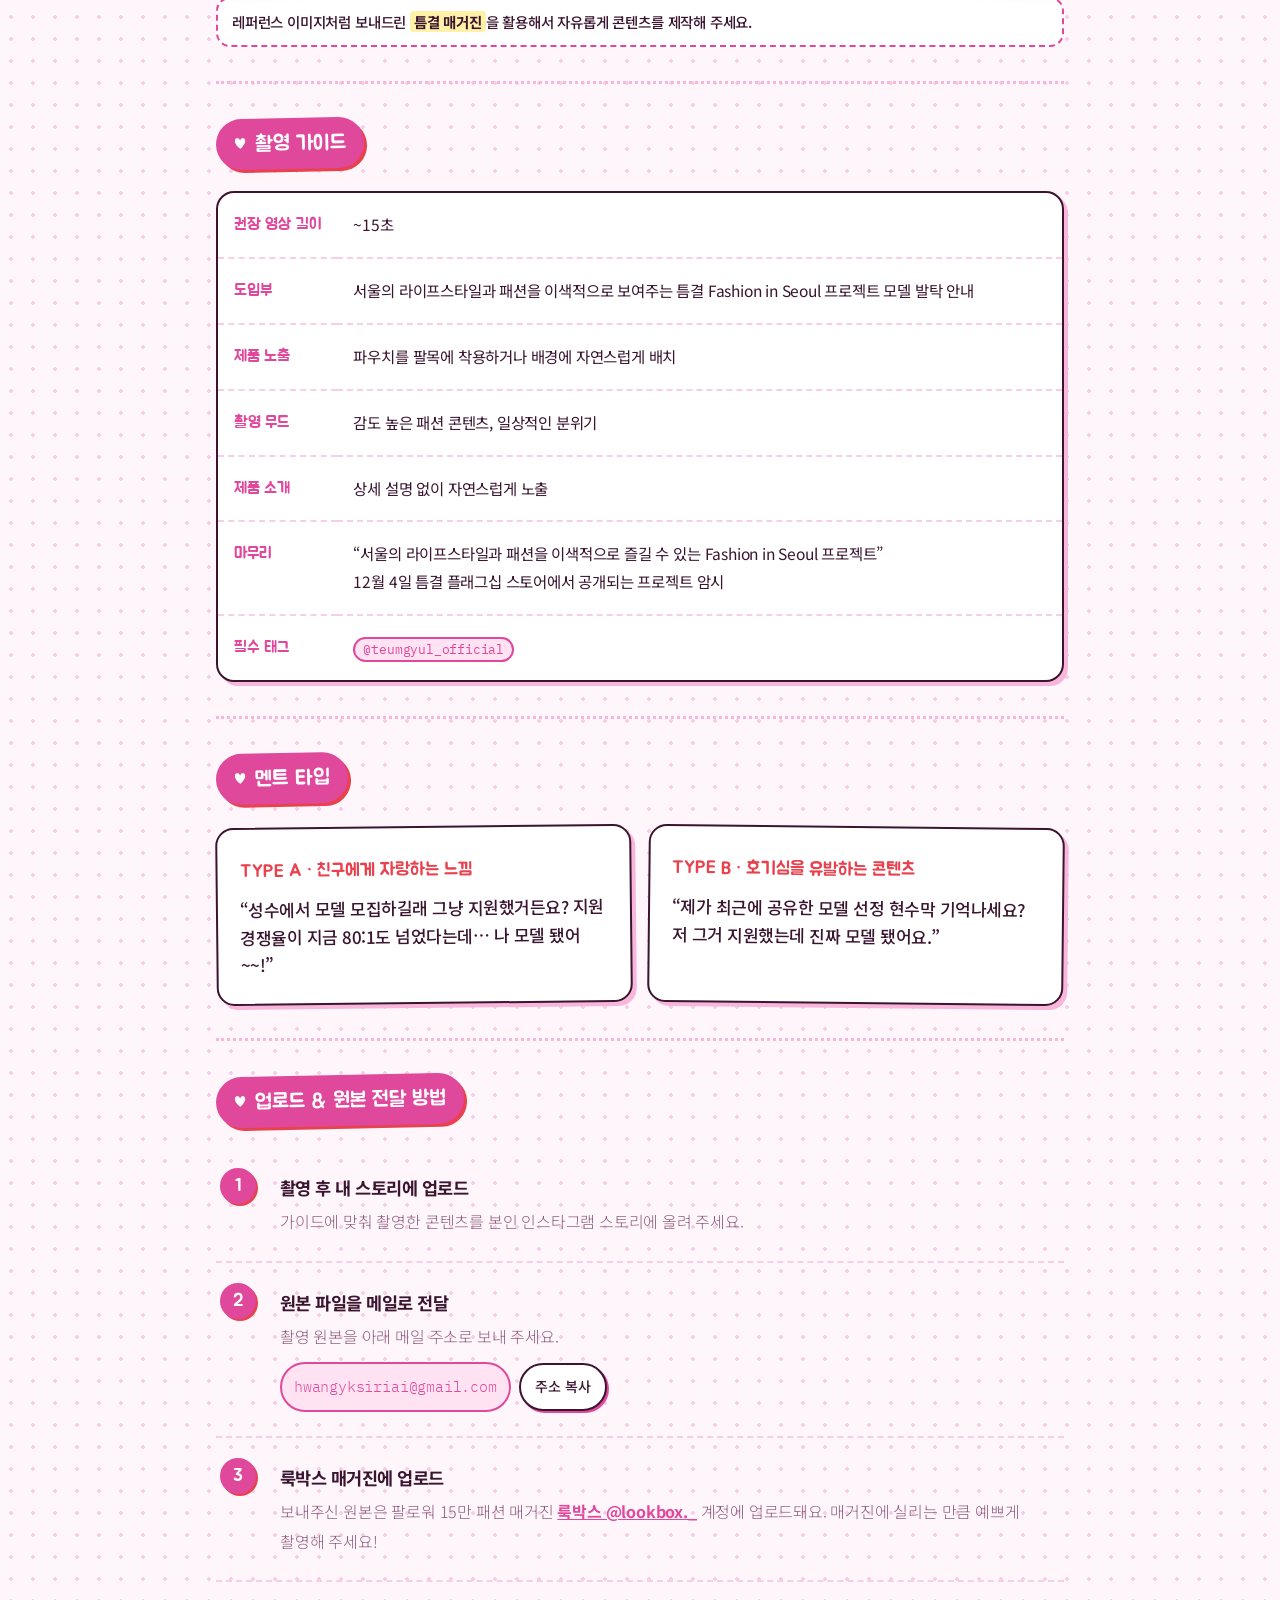
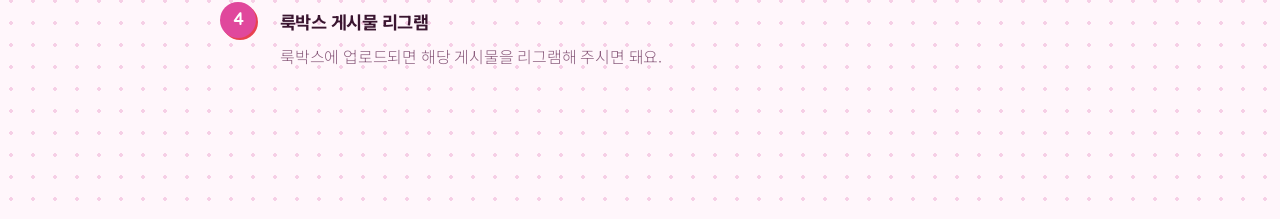
<file: teasing/index.html>
<!doctype html>
<html lang="ko">
<head>
<meta charset="utf-8">
<meta name="viewport" content="width=device-width, initial-scale=1, viewport-fit=cover">
<title>틈결 모델 티징 가이드</title>
<link rel="preconnect" href="https://fonts.googleapis.com">
<link rel="stylesheet" href="https://fonts.googleapis.com/css2?family=Montserrat:wght@800&family=Noto+Sans+KR:wght@400;500;700;900&family=Space+Grotesk:wght@500;700&family=IBM+Plex+Mono:wght@400;500&display=swap">
<style>
/* Layout: black masthead band → hub (flow of 3 contents) or one guide view, routed by #hash */
:root{
  --bg:#fdf6fa; --surface:#ffffff; --ink:#24151f; --muted:#6e5a67; --line:#efdce8;
  --accent:#b8489a; --accent-soft:#fbe6f3; --draft:#9a5b00; --draft-soft:#fff1dc;
  --band:#fbeef6; --band-fg:#24151f; --logo:#d76cb6; --deep:#b8489a; --deep-fg:#ffffff;
  --f-display:"Space Grotesk","Noto Sans KR",system-ui,sans-serif;
  --f-body:"Noto Sans KR",system-ui,-apple-system,"Apple SD Gothic Neo","Malgun Gothic",sans-serif;
  --f-mono:"IBM Plex Mono",ui-monospace,Consolas,monospace;
}
@media (prefers-color-scheme:dark){:root:not([data-theme="light"]){
  --bg:#171116; --surface:#21181f; --ink:#f3e9f0; --muted:#b39fad; --line:#3a2a35;
  --accent:#ee9bd3; --accent-soft:#3d2036; --draft:#f0b860; --draft-soft:#3a2a10;
  --band:#22161f; --band-fg:#f3e9f0; --logo:#e57fc4; --deep:#8f3477; --deep-fg:#ffffff; color-scheme:dark}}
:root[data-theme="dark"]{
  --bg:#171116; --surface:#21181f; --ink:#f3e9f0; --muted:#b39fad; --line:#3a2a35;
  --accent:#ee9bd3; --accent-soft:#3d2036; --draft:#f0b860; --draft-soft:#3a2a10;
  --band:#22161f; --band-fg:#f3e9f0; --logo:#e57fc4; --deep:#8f3477; --deep-fg:#ffffff; color-scheme:dark}
*{box-sizing:border-box}
body{margin:0}img{max-width:100%}[hidden]{display:none!important}
body{background:var(--bg);color:var(--ink);font-family:var(--f-body);font-size:15px;line-height:1.65;word-break:keep-all}
.wrap{max-width:880px;margin:0 auto;padding-left:max(16px,env(safe-area-inset-left,0px));padding-right:max(16px,env(safe-area-inset-right,0px))}
a{color:var(--accent)}
:focus-visible{outline:2px solid var(--accent);outline-offset:2px}

.band{background:var(--band);color:var(--band-fg)}
.band .wrap{padding-block:28px 24px;display:flex;flex-wrap:wrap;gap:8px 24px;align-items:flex-end;justify-content:space-between}
.band .brand{font-family:"Montserrat",var(--f-display);font-weight:800;font-size:clamp(30px,7vw,44px);letter-spacing:.01em;line-height:1;color:var(--logo)}
.band h1{margin:4px 0 0;font-family:var(--f-body);font-weight:900;font-size:clamp(24px,5vw,34px);line-height:1.2;text-wrap:balance}
.band .meta{font-family:var(--f-mono);font-size:12px;opacity:.7}

main .wrap{padding-block:28px 64px;display:grid;gap:36px}
h2{margin:0 0 12px;font-size:19px;font-weight:700;text-wrap:balance}
h3{margin:0 0 8px;font-size:16px;font-weight:700}
p{margin:0}
.eyebrow{font-family:var(--f-display);font-size:12px;font-weight:700;letter-spacing:.12em;text-transform:uppercase;color:var(--muted)}
.lede{font-size:16px;color:var(--muted);max-width:62ch}

/* hub */
.flow{display:grid;grid-template-columns:repeat(3,minmax(0,1fr));gap:12px}
@media (max-width:720px){.flow{grid-template-columns:1fr}}
.step{display:flex;flex-direction:column;gap:10px;padding:18px;background:var(--surface);border:1px solid var(--line);border-radius:6px;text-decoration:none;color:inherit;transition:border-color .15s,transform .15s}
.step:hover{border-color:var(--accent);transform:translateY(-2px)}
.step .no{font-family:var(--f-mono);font-size:12px;color:var(--accent)}
.step .name{font-size:18px;font-weight:900}
.step .react{font-size:14px;color:var(--muted)}
.step .react b{color:var(--ink);font-weight:500}
.step .foot{margin-top:auto;display:flex;justify-content:space-between;align-items:center;font-family:var(--f-mono);font-size:12px;color:var(--muted);padding-top:10px;border-top:1px dashed var(--line)}
.step .go{color:var(--accent);font-weight:500}

/* tables */
.tbl{overflow-x:auto;border:1px solid var(--line);border-radius:6px;background:var(--surface)}
table{width:100%;border-collapse:collapse;font-size:14px}
th,td{text-align:left;vertical-align:top;padding:11px 14px;border-bottom:1px solid var(--line)}
tr:last-child td{border-bottom:0}
th{font-size:12px;font-weight:700;color:var(--muted);background:var(--bg)}
td.k{width:118px;font-weight:700;white-space:nowrap}
.tag{font-family:var(--f-mono);font-size:13px;background:var(--accent-soft);color:var(--accent);padding:1px 6px;border-radius:3px}

/* chips */
.chip{display:inline-block;font-size:11px;font-weight:700;padding:1px 7px;border-radius:999px;vertical-align:2px;margin-left:6px}
.chip.src{background:var(--accent-soft);color:var(--accent)}
.chip.draft{background:var(--draft-soft);color:var(--draft)}
.legend{display:flex;flex-wrap:wrap;gap:8px 18px;font-size:13px;color:var(--muted)}

/* guide view */
.back{font-family:var(--f-mono);font-size:13px;text-decoration:none}
.guide-head{display:grid;gap:10px}
.guide-head h2{font-size:clamp(22px,4.5vw,28px);font-weight:900;margin:0}
.facts{display:flex;flex-wrap:wrap;gap:8px}
.fact{font-size:13px;padding:4px 10px;border:1px solid var(--line);border-radius:4px;background:var(--surface)}
.fact b{font-weight:700;margin-right:6px;color:var(--muted)}
.concept{padding:22px;background:var(--deep);color:var(--deep-fg);border-radius:6px}
.concept .eyebrow{color:var(--deep-fg);opacity:.75}
.concept q{display:block;margin-top:6px;font-size:clamp(18px,3.6vw,22px);font-weight:700;line-height:1.5;quotes:"“" "”"}
.types{display:grid;grid-template-columns:repeat(2,minmax(0,1fr));gap:12px}
@media (max-width:640px){.types{grid-template-columns:1fr}}
.type{padding:18px;background:var(--surface);border:1px solid var(--line);border-radius:6px;display:grid;gap:8px;align-content:start}
.type .label{font-family:var(--f-display);font-weight:700;font-size:13px;color:var(--accent);letter-spacing:.04em}
.type blockquote{margin:0;padding-left:12px;border-left:2px solid var(--line);color:var(--ink)}
.type .hint{font-size:13px;color:var(--muted)}
.check{list-style:none;margin:0;padding:0;display:grid;gap:8px}
.check li{display:grid;grid-template-columns:22px 1fr;gap:8px;align-items:start}
.check li::before{content:"";width:14px;height:14px;margin-top:5px;border:1.5px solid var(--muted);border-radius:3px}
.dd{display:grid;grid-template-columns:repeat(2,minmax(0,1fr));gap:12px}
@media (max-width:640px){.dd{grid-template-columns:1fr}}
.dd > div{padding:16px 18px;background:var(--surface);border:1px solid var(--line);border-radius:6px}
.dd ul{margin:0;padding-left:18px;display:grid;gap:4px;font-size:14px}
.dd .do h3{color:var(--accent)} .dd .dont h3{color:var(--draft)}
.note{font-size:13px;color:var(--muted);padding:12px 14px;border:1px dashed var(--line);border-radius:6px}
.pager{display:flex;justify-content:space-between;gap:12px;flex-wrap:wrap;padding-top:18px;border-top:1px solid var(--line)}
.pager a{text-decoration:none;font-size:14px}
@media (prefers-reduced-motion:reduce){*{transition:none!important}}

/* ---- readability pass ---- */
:root{--muted:#5c4757}
@media (prefers-color-scheme:dark){:root:not([data-theme="light"]){--muted:#c7b4c2}}
:root[data-theme="dark"]{--muted:#c7b4c2}
html{-webkit-text-size-adjust:100%;text-size-adjust:100%}
body{font-size:16px;line-height:1.75;letter-spacing:-.01em}
h2{font-size:20px;letter-spacing:-.02em}
h3{font-size:17px}
table{font-size:15.5px}
th,td{padding:14px 16px}
td.k{color:var(--accent)}
.step .react{font-size:15px}
.step .name{font-size:20px}
.type blockquote{font-size:16px;line-height:1.7}
.type .hint,.fact,.legend,.note{font-size:14px}
.dd ul{font-size:15.5px;gap:6px}
.concept q{line-height:1.55}

/* ---- mobile ---- */
@media (max-width:640px){
  body{font-size:16px}
  .band .wrap{padding-block:22px 18px;flex-direction:column;align-items:flex-start;gap:6px}
  .band .brand{font-size:30px}
  .band h1{font-size:23px}
  main .wrap{padding-block:22px 48px;gap:30px}
  /* key/value tables → stacked cards */
  .kv,.kv tbody,.kv tr,.kv td{display:block;width:100%}
  .kv tr{padding:14px 16px;border-bottom:1px solid var(--line)}
  .kv tr:last-child{border-bottom:0}
  .kv td{padding:0;border:0}
  .kv td.k{width:auto;white-space:normal;font-size:13px;margin-bottom:4px;letter-spacing:.02em}
  .tbl{overflow-x:visible}
  /* direction table: 3 cols → stacked */
  .dir thead{display:none}
  .dir,.dir tbody,.dir tr,.dir td{display:block;width:100%}
  .dir tr{padding:14px 16px;border-bottom:1px solid var(--line)}
  .dir tr:last-child{border-bottom:0}
  .dir td{padding:0;border:0}
  .dir td.k{width:auto;margin-bottom:2px}
  .dir td:last-child{font-weight:700;margin-top:2px}
  .concept{padding:20px 18px}
  .step{padding:18px 16px}
  .facts{display:grid;grid-template-columns:1fr;gap:6px}
  .fact{padding:8px 12px}
  .back,.pager a{display:inline-block;padding:8px 0;font-size:15px}
  .pager{flex-direction:column-reverse;gap:4px}
}

/* ---- reference images ---- */
.refs{display:grid;grid-template-columns:repeat(2,minmax(0,1fr));gap:12px}
.refs figure{margin:0;display:grid;gap:8px;align-content:start}
.refs img{display:block;width:100%;height:auto;aspect-ratio:3/4;object-fit:cover;border-radius:6px;border:1px solid var(--line);background:var(--surface)}
.refs figcaption{font-size:14px;color:var(--muted);line-height:1.55}
@media (max-width:420px){.refs{gap:8px}.refs figcaption{font-size:13px}}

/* ---- 3-col guide tables + prose ---- */
.g3 td.k{white-space:normal;width:170px}
.prose{display:grid;gap:8px;max-width:64ch}
.types.five{grid-template-columns:repeat(auto-fill,minmax(240px,1fr))}
@media (max-width:640px){
  .g3 thead{display:none}
  .g3,.g3 tbody,.g3 tr,.g3 td{display:block;width:100%}
  .g3 tr{padding:14px 16px;border-bottom:1px solid var(--line)}
  .g3 tr:last-child{border-bottom:0}
  .g3 td{padding:0;border:0}
  .g3 td.k{width:auto;margin-bottom:6px;font-size:15.5px}
  .g3 td[data-label]{display:grid;grid-template-columns:64px 1fr;gap:8px}
  .g3 td[data-label]+td[data-label]{margin-top:4px}
  .g3 td[data-label]::before{content:attr(data-label);font-size:12.5px;font-weight:700;color:var(--muted);padding-top:2px}
}

/* ---- upload flow ---- */
.flowlist{list-style:none;margin:0;padding:0;counter-reset:f;display:grid;gap:0;border:1px solid var(--line);border-radius:6px;background:var(--surface)}
.flowlist li{counter-increment:f;position:relative;display:grid;gap:4px;padding:16px 16px 16px 58px;border-bottom:1px solid var(--line)}
.flowlist li:last-child{border-bottom:0}
.flowlist li::before{content:counter(f);position:absolute;left:16px;top:15px;width:28px;height:28px;border-radius:50%;background:var(--deep);color:var(--deep-fg);font-family:var(--f-display);font-weight:700;font-size:14px;display:grid;place-items:center}
.flowlist b{font-size:16.5px}
.flowlist li > span{color:var(--muted)}
.flowlist a{font-weight:700}
.mail{display:flex;flex-wrap:wrap;align-items:center;gap:8px;margin-top:6px}
.mail code{font-family:var(--f-mono);font-size:15px;padding:6px 10px;background:var(--accent-soft);color:var(--accent);border-radius:4px;user-select:all;word-break:break-all}
.mail button{font:inherit;font-size:14px;font-weight:700;padding:6px 12px;border:1.5px solid var(--accent);border-radius:4px;background:transparent;color:var(--accent);cursor:pointer}

/* ---- reward ---- */
.reward{display:grid;gap:16px}
.reward figure{margin:0;display:grid;gap:8px}
.reward img{display:block;width:100%;height:auto;border-radius:6px;border:1px solid var(--line);background:#fff}
.reward figcaption{font-size:14px;color:var(--muted)}
.pouches{margin:0;padding:0;list-style:none;counter-reset:p;display:grid;grid-template-columns:repeat(2,minmax(0,1fr));gap:8px}
@media (max-width:640px){.pouches{grid-template-columns:1fr}}
.pouches li{counter-increment:p;display:grid;grid-template-columns:28px 1fr;column-gap:8px;padding:10px 12px;background:var(--surface);border:1px solid var(--line);border-radius:6px;font-size:14.5px;font-weight:500;line-height:1.5}
.pouches li::before{content:counter(p,decimal-leading-zero);grid-row:span 2;font-family:var(--f-mono);font-size:12px;color:var(--accent);padding-top:2px}
.pouches li span{font-size:13px;font-weight:400;color:var(--muted)}

/* ---- upload due banner ---- */
.due{display:flex;flex-wrap:wrap;align-items:center;gap:6px 16px;padding:16px 20px;background:var(--deep);color:var(--deep-fg);border-radius:8px}
.due-label{font-size:14px;font-weight:700;letter-spacing:.04em;opacity:.85}
.due-date{font-family:var(--f-display);font-size:clamp(26px,6vw,34px);font-weight:700;line-height:1.15;font-variant-numeric:tabular-nums}
.due-date small{font-family:var(--f-body);font-size:16px;font-weight:700;margin-left:6px}

/* ---- lock ---- */
.lock{min-height:60vh;display:grid;place-items:center}
.lock form{width:100%;max-width:340px;display:grid;gap:12px;padding:28px 22px;background:var(--surface);border:1px solid var(--line);border-radius:10px;text-align:center}
.lock h2{margin:0}
.lock p{color:var(--muted);font-size:15px}
.lock input{font:inherit;font-size:22px;letter-spacing:.4em;text-align:center;padding:12px;border:1.5px solid var(--line);border-radius:8px;background:var(--bg);color:var(--ink);width:100%}
.lock input:focus{outline:none;border-color:var(--accent)}
.lock button{font:inherit;font-weight:700;font-size:16px;padding:13px;border:0;border-radius:8px;background:var(--deep);color:var(--deep-fg);cursor:pointer}
.lock .err{color:#c0362c;font-size:14px;min-height:1.4em}
@media (prefers-color-scheme:dark){:root:not([data-theme="light"]) .lock .err{color:#ff8a80}}
</style>
<link rel="stylesheet" href="/assets/premium.css">
<link rel="stylesheet" href="/assets/kitsch.css">
</head>
<body>


<header class="band"><div class="wrap">
  <div>
    <div class="brand" role="img" aria-label="TEUMGYUL">TEUMGYUL</div>
    <h1>틈결 모델 티징 가이드</h1>
  </div>
  <div class="meta">Fashion in Seoul · IconicMovement</div>
</div></header>

<main>
<!-- ============ TEASING ============ -->
<section id="v-teasing"><div class="wrap">
  <div class="guide-head">
    <div class="eyebrow">01 · 선정 모델 티징 콘텐츠</div>
    <h2>모델 티징 가이드</h2>
    <div class="due">
      <span class="due-label">업로드 일정</span>
      <span class="due-date">11/25 – 11/27 <small>이내 업로드</small></span>
    </div>
    <div class="facts">
      <span class="fact"><b>길이</b>~15초</span>
      <span class="fact"><b>목표 반응</b>“이게 무슨 프로젝트야?”</span>
    </div>
  </div>

  <div class="concept">
    <div class="eyebrow">콘텐츠 콘셉트</div>
    <q>성수에서 모델 모집하길래 지원했는데… 나 진짜 모델 됐어!</q>
  </div>

  <div>
    <h2>레퍼런스 무드</h2>
    <div class="refs">
      <figure>
        <img src="/images/teasing-ref-1.webp" alt="엘리베이터 안에서 신문으로 얼굴을 가린 채 서 있는 핑크 룩의 인물" width="736" height="981" loading="lazy">
      </figure>
      <figure>
        <img src="/images/teasing-ref-2.webp" alt="두 인물이 ‘COMING SOON’ 신문 지면을 들고 눈만 보이는 장면" width="735" height="919" loading="lazy">
      </figure>
    </div>
    <p class="note" style="margin-top:12px">레퍼런스 이미지처럼 보내드린 <strong style="color:var(--accent);font-weight:900;background:var(--accent-soft);padding:1px 6px;border-radius:4px">틈결 매거진</strong>을 활용해서 자유롭게 콘텐츠를 제작해 주세요.</p>
  </div>

  <div>
    <h2>촬영 가이드</h2>
    <div class="tbl"><table class="kv"><tbody>
      <tr><td class="k">권장 영상 길이</td><td>~15초</td></tr>
      <tr><td class="k">도입부</td><td>서울의 라이프스타일과 패션을 이색적으로 보여주는 틈결 Fashion in Seoul 프로젝트 모델 발탁 안내</td></tr>
      <tr><td class="k">제품 노출</td><td>파우치를 팔목에 착용하거나 배경에 자연스럽게 배치</td></tr>
      <tr><td class="k">촬영 무드</td><td>감도 높은 패션 콘텐츠, 일상적인 분위기</td></tr>
      <tr><td class="k">제품 소개</td><td>상세 설명 없이 자연스럽게 노출</td></tr>
      <tr><td class="k">마무리</td><td>“서울의 라이프스타일과 패션을 이색적으로 즐길 수 있는 Fashion in Seoul 프로젝트”<br>12월 4일 틈결 플래그십 스토어에서 공개되는 프로젝트 암시</td></tr>
      <tr><td class="k">필수 태그</td><td><span class="tag">@teumgyul_official</span></td></tr>
    </tbody></table></div>
  </div>

  <div>
    <h2>멘트 타입</h2>
    <div class="types">
      <div class="type">
        <span class="label">TYPE A · 친구에게 자랑하는 느낌</span>
        <blockquote>“성수에서 모델 모집하길래 그냥 지원했거든요? 지원 경쟁율이 지금 80:1도 넘었다는데… 나 모델 됐어~~!”</blockquote>
      </div>
      <div class="type">
        <span class="label">TYPE B · 호기심을 유발하는 콘텐츠</span>
        <blockquote>“제가 최근에 공유한 모델 선정 현수막 기억나세요? 저 그거 지원했는데 진짜 모델 됐어요.”</blockquote>
      </div>
    </div>
  </div>

  <div>
    <h2>업로드 &amp; 원본 전달 방법</h2>
    <ol class="flowlist">
      <li><b>촬영 후 내 스토리에 업로드</b><span>가이드에 맞춰 촬영한 콘텐츠를 본인 인스타그램 스토리에 올려 주세요.</span></li>
      <li><b>원본 파일을 메일로 전달</b><span>촬영 원본을 아래 메일 주소로 보내 주세요.</span>
        <span class="mail"><code id="mailAddr">hwangyksiriai@gmail.com</code><button type="button" id="copyMail">주소 복사</button></span></li>
      <li><b>룩박스 매거진에 업로드</b><span>보내주신 원본은 팔로워 15만 패션 매거진 <a href="https://www.instagram.com/lookbox._/" target="_blank" rel="noopener">룩박스 @lookbox._</a> 계정에 업로드돼요. 매거진에 실리는 만큼 예쁘게 촬영해 주세요!</span></li>
      <li><b>룩박스 게시물 리그램</b><span>룩박스에 업로드되면 해당 게시물을 리그램해 주시면 돼요.</span></li>
    </ol>
  </div>


</div></section>

</main>
<script>
(function(){
  var cb=document.getElementById("copyMail"); if(!cb) return;
  cb.addEventListener("click",function(){
    var el=document.getElementById("mailAddr"), addr=el.textContent;
    function sel(){var r=document.createRange();r.selectNodeContents(el);var s=getSelection();s.removeAllRanges();s.addRange(r);cb.textContent="선택됨 · 복사하세요"}
    try{navigator.clipboard.writeText(addr).then(function(){cb.textContent="복사됨";setTimeout(function(){cb.textContent="주소 복사"},1500)},sel)}catch(e){sel()}
  });
})();
</script>
</body>
</html>
</file>
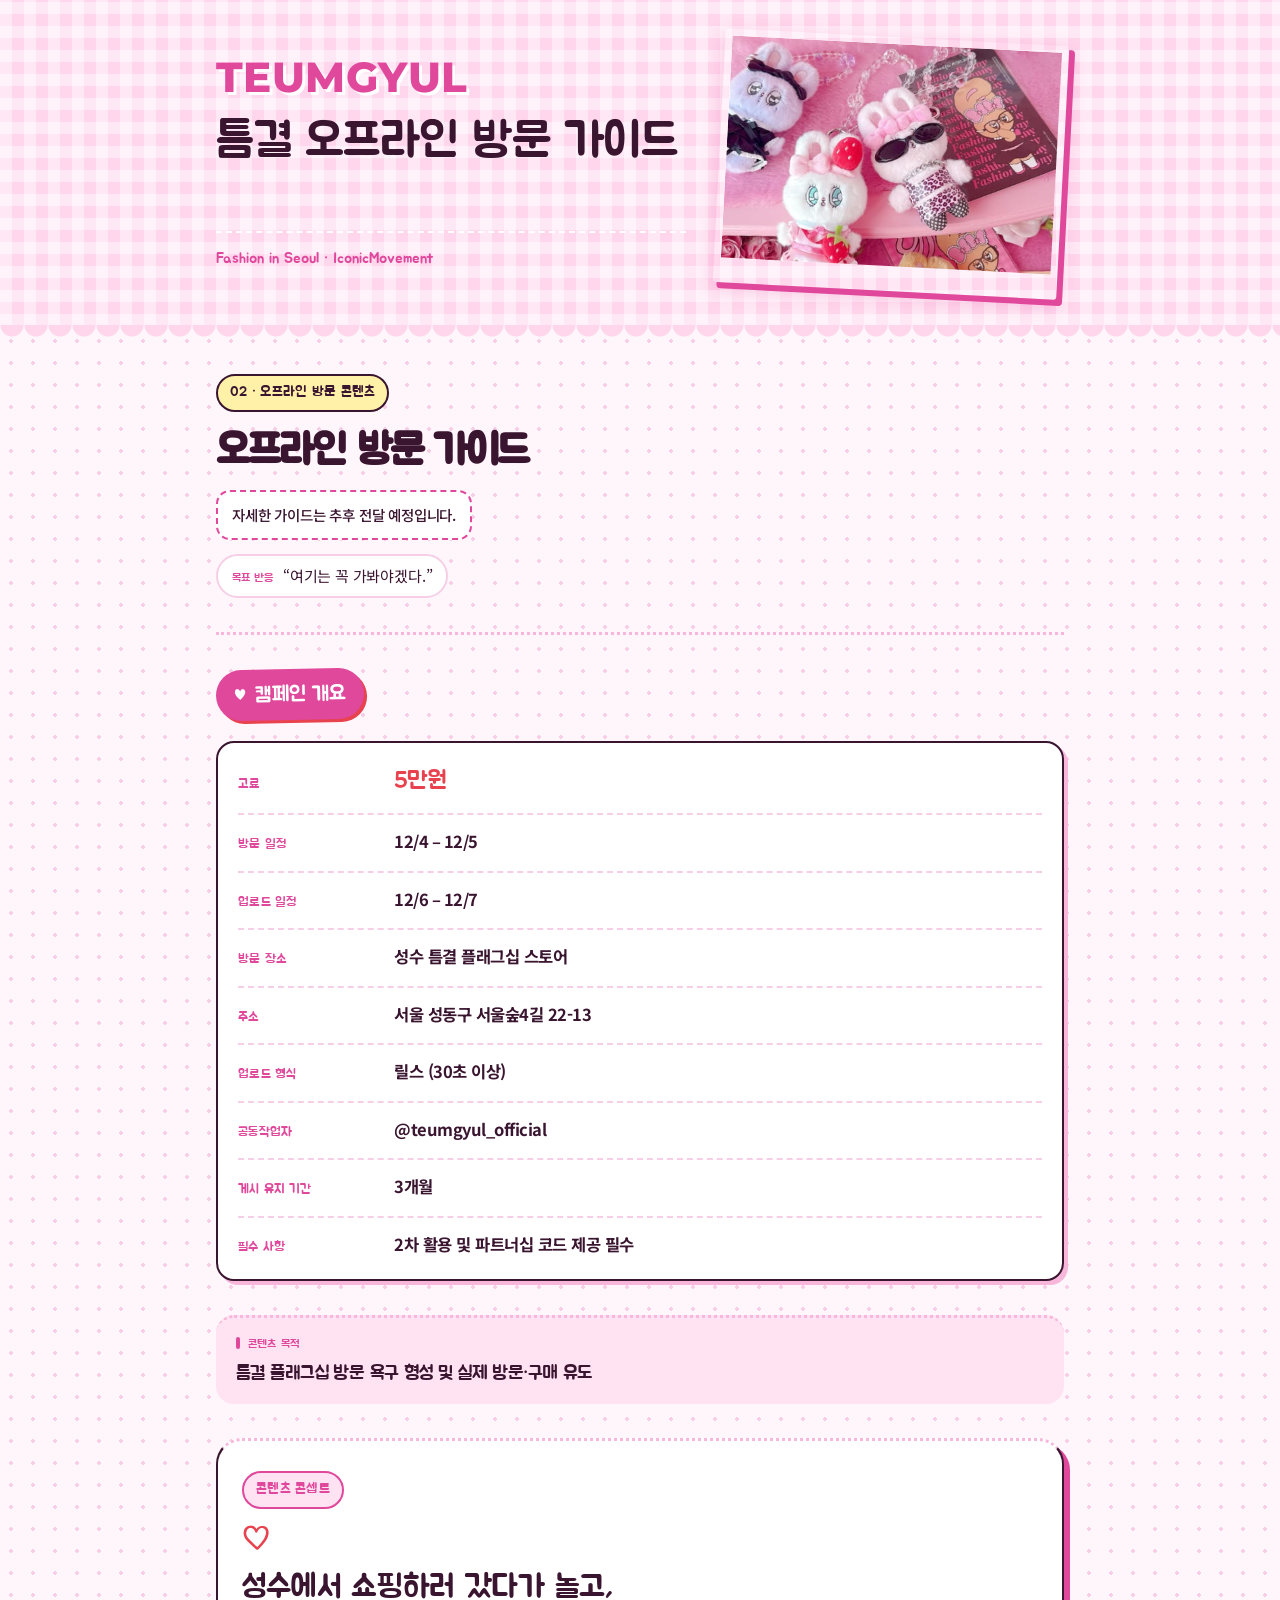
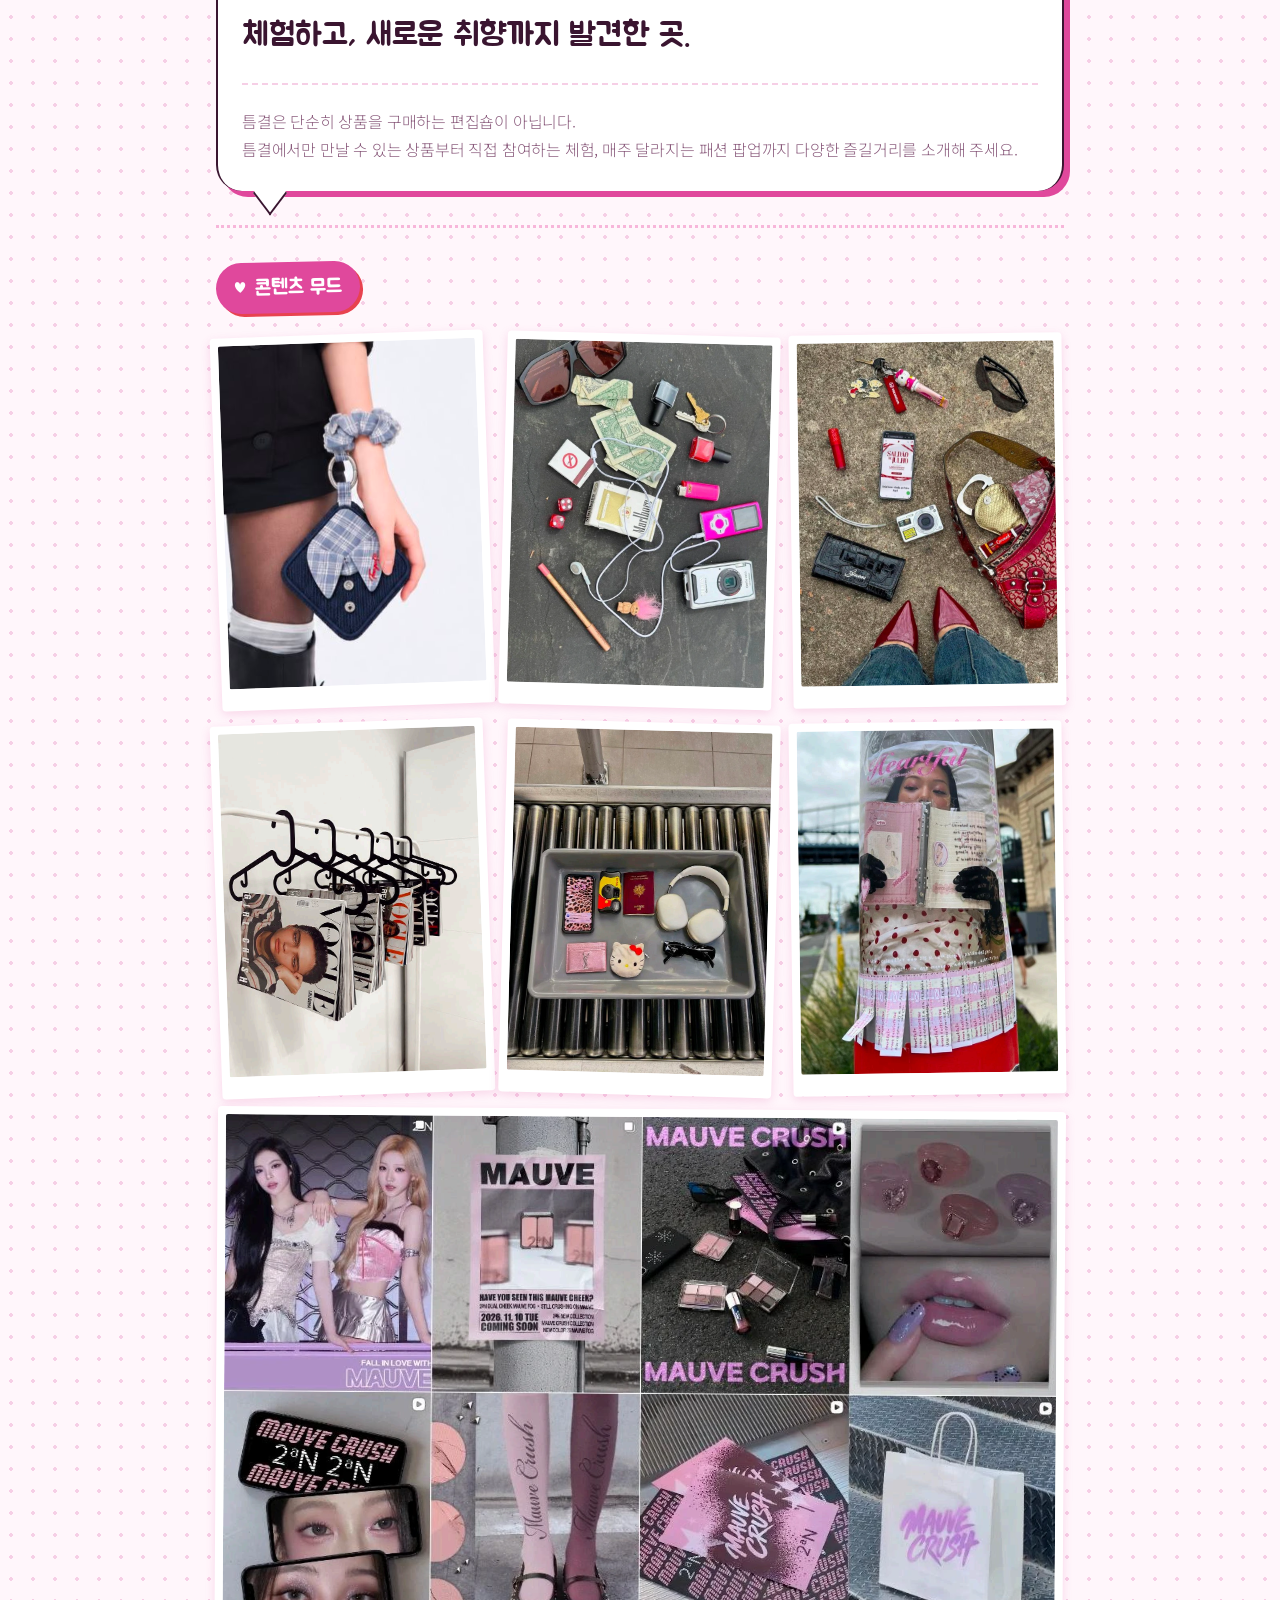
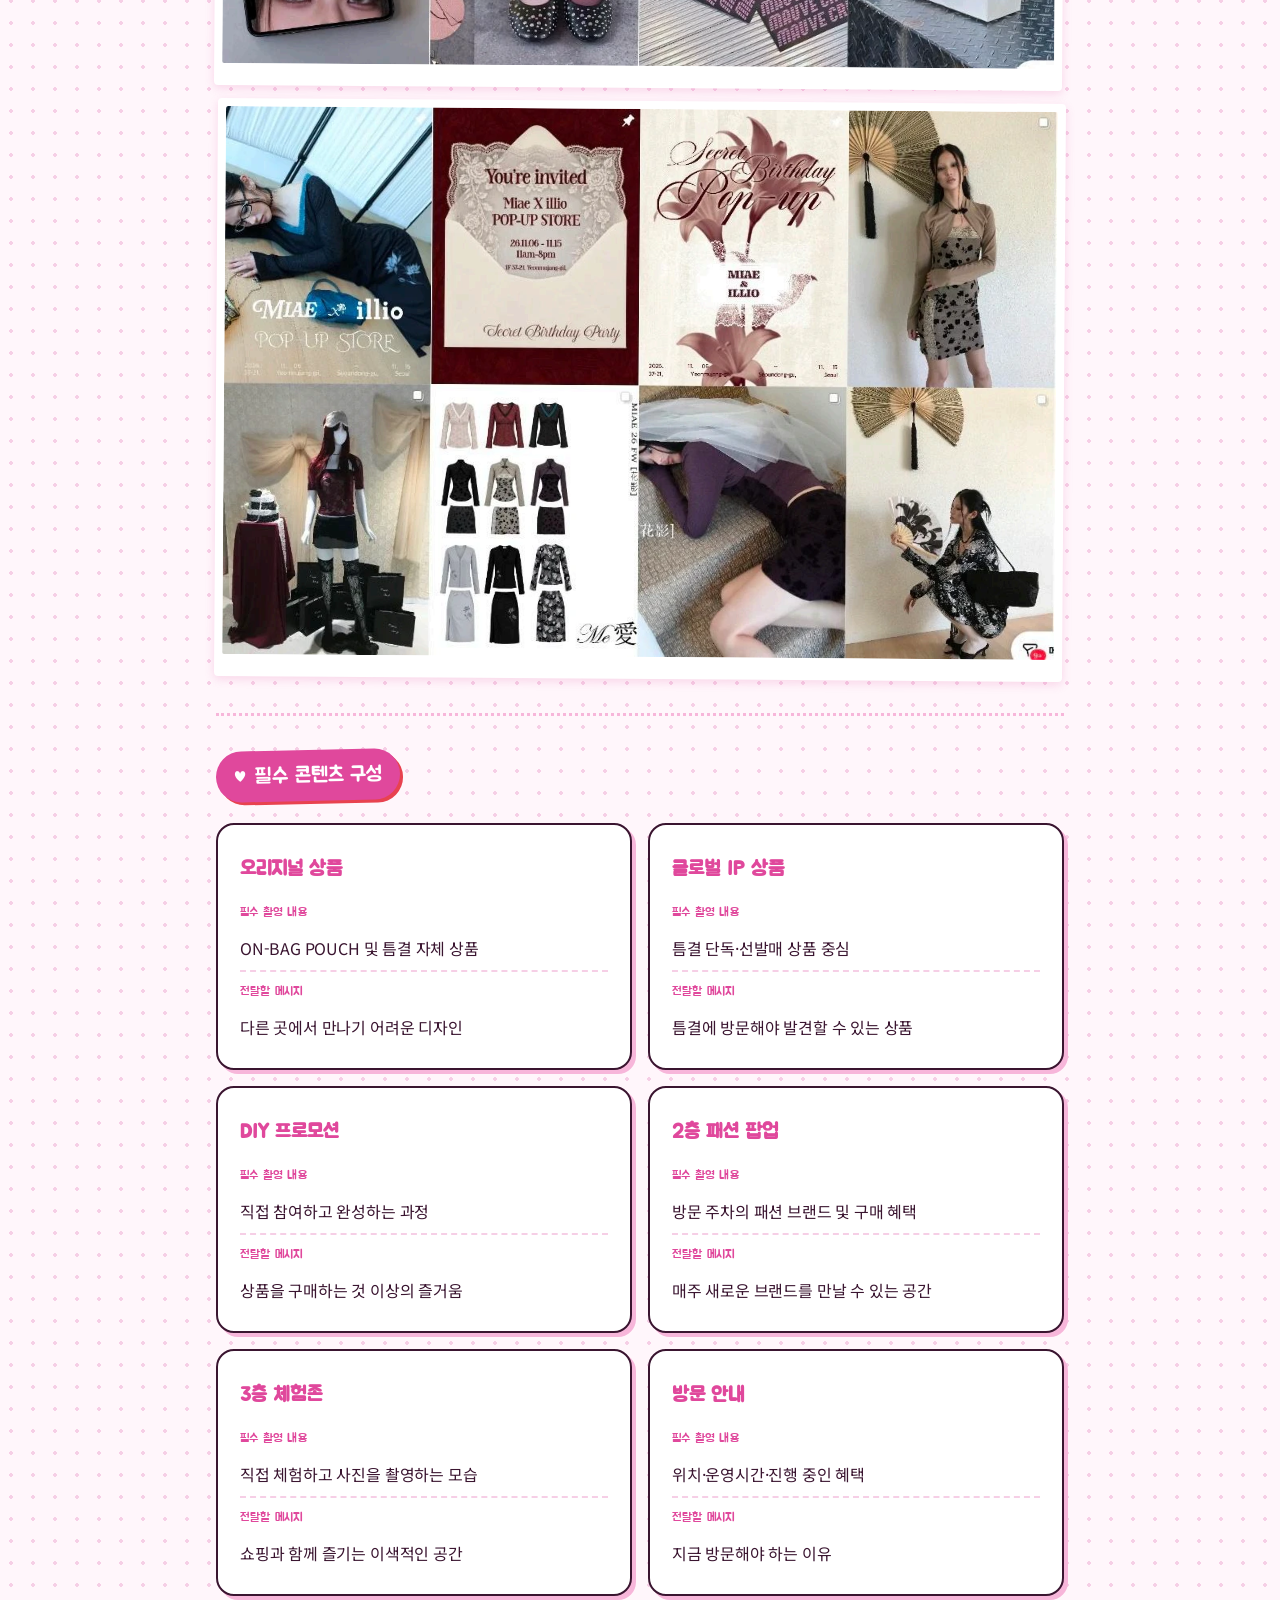
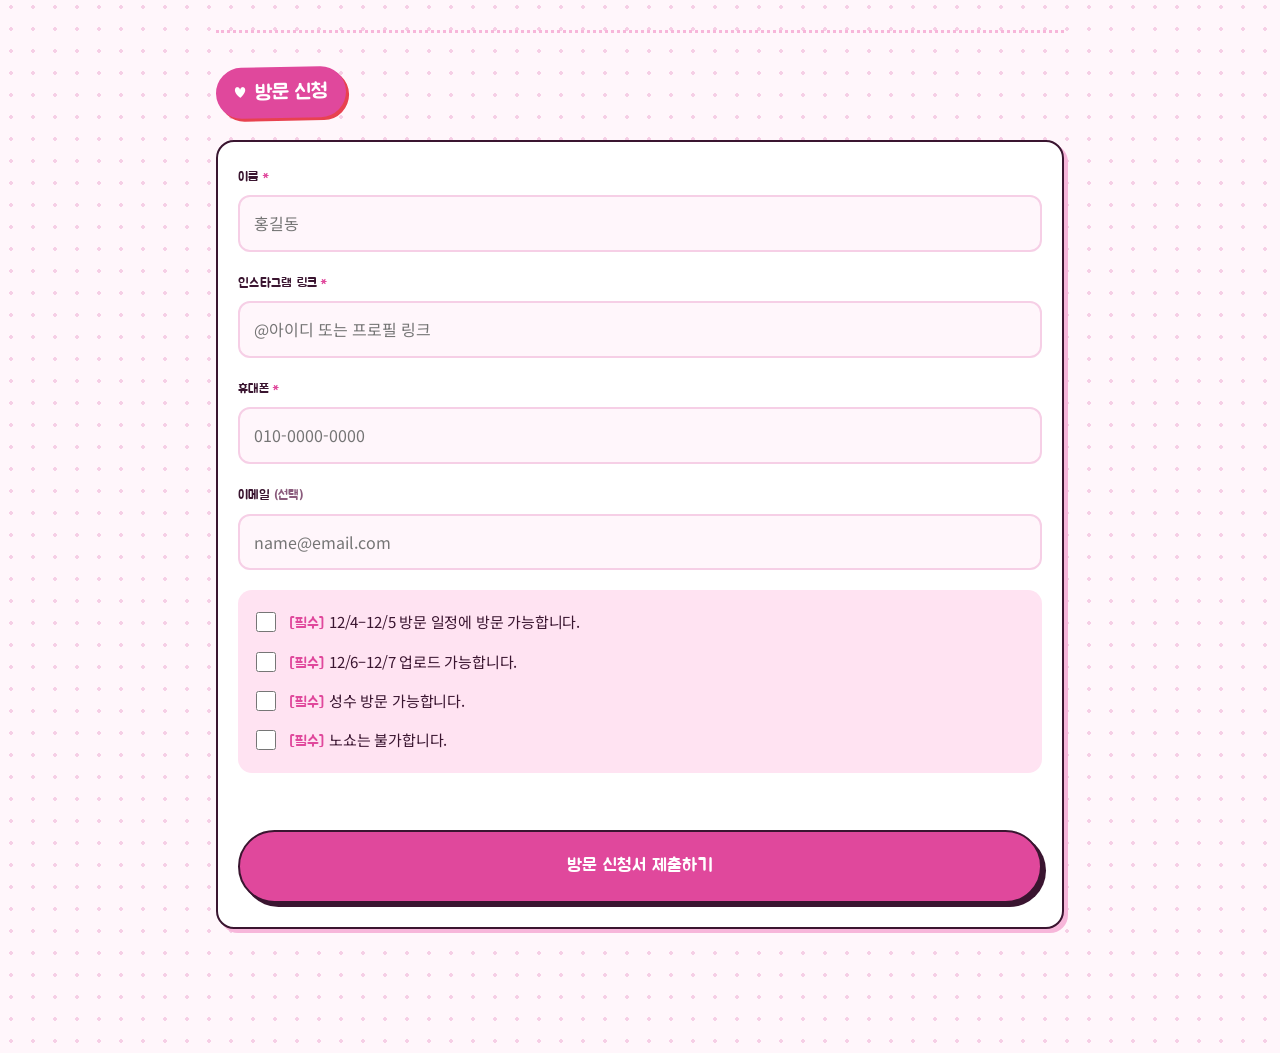
<file: visit-7qmf2n/index.html>
<!doctype html>
<html lang="ko">
<head>
<meta charset="utf-8">
<meta name="viewport" content="width=device-width, initial-scale=1, viewport-fit=cover">
<title>틈결 오프라인 방문 가이드</title>
<link rel="preconnect" href="https://fonts.googleapis.com">
<link rel="stylesheet" href="https://fonts.googleapis.com/css2?family=Montserrat:wght@800&family=Noto+Sans+KR:wght@400;500;700;900&family=Space+Grotesk:wght@500;700&family=IBM+Plex+Mono:wght@400;500&display=swap">
<style>
/* Layout: black masthead band → hub (flow of 3 contents) or one guide view, routed by #hash */
:root{
  --bg:#fdf6fa; --surface:#ffffff; --ink:#24151f; --muted:#6e5a67; --line:#efdce8;
  --accent:#b8489a; --accent-soft:#fbe6f3; --draft:#9a5b00; --draft-soft:#fff1dc;
  --band:#fbeef6; --band-fg:#24151f; --logo:#d76cb6; --deep:#b8489a; --deep-fg:#ffffff;
  --f-display:"Space Grotesk","Noto Sans KR",system-ui,sans-serif;
  --f-body:"Noto Sans KR",system-ui,-apple-system,"Apple SD Gothic Neo","Malgun Gothic",sans-serif;
  --f-mono:"IBM Plex Mono",ui-monospace,Consolas,monospace;
}
@media (prefers-color-scheme:dark){:root:not([data-theme="light"]){
  --bg:#171116; --surface:#21181f; --ink:#f3e9f0; --muted:#b39fad; --line:#3a2a35;
  --accent:#ee9bd3; --accent-soft:#3d2036; --draft:#f0b860; --draft-soft:#3a2a10;
  --band:#22161f; --band-fg:#f3e9f0; --logo:#e57fc4; --deep:#8f3477; --deep-fg:#ffffff; color-scheme:dark}}
:root[data-theme="dark"]{
  --bg:#171116; --surface:#21181f; --ink:#f3e9f0; --muted:#b39fad; --line:#3a2a35;
  --accent:#ee9bd3; --accent-soft:#3d2036; --draft:#f0b860; --draft-soft:#3a2a10;
  --band:#22161f; --band-fg:#f3e9f0; --logo:#e57fc4; --deep:#8f3477; --deep-fg:#ffffff; color-scheme:dark}
*{box-sizing:border-box}
body{margin:0}img{max-width:100%}[hidden]{display:none!important}
body{background:var(--bg);color:var(--ink);font-family:var(--f-body);font-size:15px;line-height:1.65;word-break:keep-all}
.wrap{max-width:880px;margin:0 auto;padding-left:max(16px,env(safe-area-inset-left,0px));padding-right:max(16px,env(safe-area-inset-right,0px))}
a{color:var(--accent)}
:focus-visible{outline:2px solid var(--accent);outline-offset:2px}

.band{background:var(--band);color:var(--band-fg)}
.band .wrap{padding-block:28px 24px;display:flex;flex-wrap:wrap;gap:8px 24px;align-items:flex-end;justify-content:space-between}
.band .brand{font-family:"Montserrat",var(--f-display);font-weight:800;font-size:clamp(30px,7vw,44px);letter-spacing:.01em;line-height:1;color:var(--logo)}
.band h1{margin:4px 0 0;font-family:var(--f-body);font-weight:900;font-size:clamp(24px,5vw,34px);line-height:1.2;text-wrap:balance}
.band .meta{font-family:var(--f-mono);font-size:12px;opacity:.7}

main .wrap{padding-block:28px 64px;display:grid;gap:36px}
h2{margin:0 0 12px;font-size:19px;font-weight:700;text-wrap:balance}
h3{margin:0 0 8px;font-size:16px;font-weight:700}
p{margin:0}
.eyebrow{font-family:var(--f-display);font-size:12px;font-weight:700;letter-spacing:.12em;text-transform:uppercase;color:var(--muted)}
.lede{font-size:16px;color:var(--muted);max-width:62ch}

/* hub */
.flow{display:grid;grid-template-columns:repeat(3,minmax(0,1fr));gap:12px}
@media (max-width:720px){.flow{grid-template-columns:1fr}}
.step{display:flex;flex-direction:column;gap:10px;padding:18px;background:var(--surface);border:1px solid var(--line);border-radius:6px;text-decoration:none;color:inherit;transition:border-color .15s,transform .15s}
.step:hover{border-color:var(--accent);transform:translateY(-2px)}
.step .no{font-family:var(--f-mono);font-size:12px;color:var(--accent)}
.step .name{font-size:18px;font-weight:900}
.step .react{font-size:14px;color:var(--muted)}
.step .react b{color:var(--ink);font-weight:500}
.step .foot{margin-top:auto;display:flex;justify-content:space-between;align-items:center;font-family:var(--f-mono);font-size:12px;color:var(--muted);padding-top:10px;border-top:1px dashed var(--line)}
.step .go{color:var(--accent);font-weight:500}

/* tables */
.tbl{overflow-x:auto;border:1px solid var(--line);border-radius:6px;background:var(--surface)}
table{width:100%;border-collapse:collapse;font-size:14px}
th,td{text-align:left;vertical-align:top;padding:11px 14px;border-bottom:1px solid var(--line)}
tr:last-child td{border-bottom:0}
th{font-size:12px;font-weight:700;color:var(--muted);background:var(--bg)}
td.k{width:118px;font-weight:700;white-space:nowrap}
.tag{font-family:var(--f-mono);font-size:13px;background:var(--accent-soft);color:var(--accent);padding:1px 6px;border-radius:3px}

/* chips */
.chip{display:inline-block;font-size:11px;font-weight:700;padding:1px 7px;border-radius:999px;vertical-align:2px;margin-left:6px}
.chip.src{background:var(--accent-soft);color:var(--accent)}
.chip.draft{background:var(--draft-soft);color:var(--draft)}
.legend{display:flex;flex-wrap:wrap;gap:8px 18px;font-size:13px;color:var(--muted)}

/* guide view */
.back{font-family:var(--f-mono);font-size:13px;text-decoration:none}
.guide-head{display:grid;gap:10px}
.guide-head h2{font-size:clamp(22px,4.5vw,28px);font-weight:900;margin:0}
.facts{display:flex;flex-wrap:wrap;gap:8px}
.fact{font-size:13px;padding:4px 10px;border:1px solid var(--line);border-radius:4px;background:var(--surface)}
.fact b{font-weight:700;margin-right:6px;color:var(--muted)}
.concept{padding:22px;background:var(--deep);color:var(--deep-fg);border-radius:6px}
.concept .eyebrow{color:var(--deep-fg);opacity:.75}
.concept q{display:block;margin-top:6px;font-size:clamp(18px,3.6vw,22px);font-weight:700;line-height:1.5;quotes:"“" "”"}
.types{display:grid;grid-template-columns:repeat(2,minmax(0,1fr));gap:12px}
@media (max-width:640px){.types{grid-template-columns:1fr}}
.type{padding:18px;background:var(--surface);border:1px solid var(--line);border-radius:6px;display:grid;gap:8px;align-content:start}
.type .label{font-family:var(--f-display);font-weight:700;font-size:13px;color:var(--accent);letter-spacing:.04em}
.type blockquote{margin:0;padding-left:12px;border-left:2px solid var(--line);color:var(--ink)}
.type .hint{font-size:13px;color:var(--muted)}
.check{list-style:none;margin:0;padding:0;display:grid;gap:8px}
.check li{display:grid;grid-template-columns:22px 1fr;gap:8px;align-items:start}
.check li::before{content:"";width:14px;height:14px;margin-top:5px;border:1.5px solid var(--muted);border-radius:3px}
.dd{display:grid;grid-template-columns:repeat(2,minmax(0,1fr));gap:12px}
@media (max-width:640px){.dd{grid-template-columns:1fr}}
.dd > div{padding:16px 18px;background:var(--surface);border:1px solid var(--line);border-radius:6px}
.dd ul{margin:0;padding-left:18px;display:grid;gap:4px;font-size:14px}
.dd .do h3{color:var(--accent)} .dd .dont h3{color:var(--draft)}
.note{font-size:13px;color:var(--muted);padding:12px 14px;border:1px dashed var(--line);border-radius:6px}
.pager{display:flex;justify-content:space-between;gap:12px;flex-wrap:wrap;padding-top:18px;border-top:1px solid var(--line)}
.pager a{text-decoration:none;font-size:14px}
@media (prefers-reduced-motion:reduce){*{transition:none!important}}

/* ---- readability pass ---- */
:root{--muted:#5c4757}
@media (prefers-color-scheme:dark){:root:not([data-theme="light"]){--muted:#c7b4c2}}
:root[data-theme="dark"]{--muted:#c7b4c2}
html{-webkit-text-size-adjust:100%;text-size-adjust:100%}
body{font-size:16px;line-height:1.75;letter-spacing:-.01em}
h2{font-size:20px;letter-spacing:-.02em}
h3{font-size:17px}
table{font-size:15.5px}
th,td{padding:14px 16px}
td.k{color:var(--accent)}
.step .react{font-size:15px}
.step .name{font-size:20px}
.type blockquote{font-size:16px;line-height:1.7}
.type .hint,.fact,.legend,.note{font-size:14px}
.dd ul{font-size:15.5px;gap:6px}
.concept q{line-height:1.55}

/* ---- mobile ---- */
@media (max-width:640px){
  body{font-size:16px}
  .band .wrap{padding-block:22px 18px;flex-direction:column;align-items:flex-start;gap:6px}
  .band .brand{font-size:30px}
  .band h1{font-size:23px}
  main .wrap{padding-block:22px 48px;gap:30px}
  /* key/value tables → stacked cards */
  .kv,.kv tbody,.kv tr,.kv td{display:block;width:100%}
  .kv tr{padding:14px 16px;border-bottom:1px solid var(--line)}
  .kv tr:last-child{border-bottom:0}
  .kv td{padding:0;border:0}
  .kv td.k{width:auto;white-space:normal;font-size:13px;margin-bottom:4px;letter-spacing:.02em}
  .tbl{overflow-x:visible}
  /* direction table: 3 cols → stacked */
  .dir thead{display:none}
  .dir,.dir tbody,.dir tr,.dir td{display:block;width:100%}
  .dir tr{padding:14px 16px;border-bottom:1px solid var(--line)}
  .dir tr:last-child{border-bottom:0}
  .dir td{padding:0;border:0}
  .dir td.k{width:auto;margin-bottom:2px}
  .dir td:last-child{font-weight:700;margin-top:2px}
  .concept{padding:20px 18px}
  .step{padding:18px 16px}
  .facts{display:grid;grid-template-columns:1fr;gap:6px}
  .fact{padding:8px 12px}
  .back,.pager a{display:inline-block;padding:8px 0;font-size:15px}
  .pager{flex-direction:column-reverse;gap:4px}
}

/* ---- reference images ---- */
.refs{display:grid;grid-template-columns:repeat(2,minmax(0,1fr));gap:12px}
.refs figure{margin:0;display:grid;gap:8px;align-content:start}
.refs img{display:block;width:100%;height:auto;aspect-ratio:3/4;object-fit:cover;border-radius:6px;border:1px solid var(--line);background:var(--surface)}
.refs figcaption{font-size:14px;color:var(--muted);line-height:1.55}
@media (max-width:420px){.refs{gap:8px}.refs figcaption{font-size:13px}}

/* ---- 3-col guide tables + prose ---- */
.g3 td.k{white-space:normal;width:170px}
.prose{display:grid;gap:8px;max-width:64ch}
.types.five{grid-template-columns:repeat(auto-fill,minmax(240px,1fr))}
@media (max-width:640px){
  .g3 thead{display:none}
  .g3,.g3 tbody,.g3 tr,.g3 td{display:block;width:100%}
  .g3 tr{padding:14px 16px;border-bottom:1px solid var(--line)}
  .g3 tr:last-child{border-bottom:0}
  .g3 td{padding:0;border:0}
  .g3 td.k{width:auto;margin-bottom:6px;font-size:15.5px}
  .g3 td[data-label]{display:grid;grid-template-columns:64px 1fr;gap:8px}
  .g3 td[data-label]+td[data-label]{margin-top:4px}
  .g3 td[data-label]::before{content:attr(data-label);font-size:12.5px;font-weight:700;color:var(--muted);padding-top:2px}
}

/* ---- upload flow ---- */
.flowlist{list-style:none;margin:0;padding:0;counter-reset:f;display:grid;gap:0;border:1px solid var(--line);border-radius:6px;background:var(--surface)}
.flowlist li{counter-increment:f;position:relative;display:grid;gap:4px;padding:16px 16px 16px 58px;border-bottom:1px solid var(--line)}
.flowlist li:last-child{border-bottom:0}
.flowlist li::before{content:counter(f);position:absolute;left:16px;top:15px;width:28px;height:28px;border-radius:50%;background:var(--deep);color:var(--deep-fg);font-family:var(--f-display);font-weight:700;font-size:14px;display:grid;place-items:center}
.flowlist b{font-size:16.5px}
.flowlist li > span{color:var(--muted)}
.flowlist a{font-weight:700}
.mail{display:flex;flex-wrap:wrap;align-items:center;gap:8px;margin-top:6px}
.mail code{font-family:var(--f-mono);font-size:15px;padding:6px 10px;background:var(--accent-soft);color:var(--accent);border-radius:4px;user-select:all;word-break:break-all}
.mail button{font:inherit;font-size:14px;font-weight:700;padding:6px 12px;border:1.5px solid var(--accent);border-radius:4px;background:transparent;color:var(--accent);cursor:pointer}

/* ---- reward ---- */
.reward{display:grid;gap:16px}
.reward figure{margin:0;display:grid;gap:8px}
.reward img{display:block;width:100%;height:auto;border-radius:6px;border:1px solid var(--line);background:#fff}
.reward figcaption{font-size:14px;color:var(--muted)}
.pouches{margin:0;padding:0;list-style:none;counter-reset:p;display:grid;grid-template-columns:repeat(2,minmax(0,1fr));gap:8px}
@media (max-width:640px){.pouches{grid-template-columns:1fr}}
.pouches li{counter-increment:p;display:grid;grid-template-columns:28px 1fr;column-gap:8px;padding:10px 12px;background:var(--surface);border:1px solid var(--line);border-radius:6px;font-size:14.5px;font-weight:500;line-height:1.5}
.pouches li::before{content:counter(p,decimal-leading-zero);grid-row:span 2;font-family:var(--f-mono);font-size:12px;color:var(--accent);padding-top:2px}
.pouches li span{font-size:13px;font-weight:400;color:var(--muted)}

/* ---- upload due banner ---- */
.due{display:flex;flex-wrap:wrap;align-items:flex-end;gap:12px 28px;padding:16px 20px;background:var(--deep);color:var(--deep-fg);border-radius:8px}
.due-item{display:grid;gap:2px}
.due-label{font-size:14px;font-weight:700;letter-spacing:.04em;opacity:.85}
.due-date{font-family:var(--f-display);font-size:clamp(26px,6vw,34px);font-weight:700;line-height:1.15;font-variant-numeric:tabular-nums}
.due-date small{font-family:var(--f-body);font-size:16px;font-weight:700;margin-left:6px}

/* ---- offline readability ---- */
.purpose{display:grid;gap:4px;padding:14px 18px;border-left:3px solid var(--accent);background:var(--surface);border-radius:0 6px 6px 0}
.purpose-label{font-size:13px;font-weight:700;color:var(--accent);letter-spacing:.04em}
.purpose p{font-size:17px;font-weight:700;line-height:1.5}
.concept-body{margin-top:14px;padding-top:14px;border-top:1px solid rgba(255,255,255,.3);font-size:15.5px;line-height:1.75;opacity:.95}
.items{display:grid;grid-template-columns:repeat(2,minmax(0,1fr));gap:12px}
@media (max-width:640px){.items{grid-template-columns:1fr;gap:10px}}
.item{padding:18px;background:var(--surface);border:1px solid var(--line);border-radius:8px;display:grid;gap:12px;align-content:start}
.item h3{margin:0;font-size:18px;font-weight:900;color:var(--accent)}
.item dl{margin:0;display:grid;gap:10px}
.item dt{font-size:12.5px;font-weight:700;color:var(--muted);letter-spacing:.02em}
.item dd{margin:2px 0 0;font-size:16px;line-height:1.55}
.item dd + dt{padding-top:10px;border-top:1px dashed var(--line)}

/* ---- application form ---- */
.apply{display:grid;gap:16px;padding:22px 18px;background:var(--surface);border:1px solid var(--line);border-radius:10px}
.fg{display:grid;gap:6px}
.fg label{font-size:14.5px;font-weight:700}
.fg .req{color:var(--accent);margin-left:3px}
.fg .opt{color:var(--muted);font-weight:400;font-size:13px;margin-left:4px}
.fg input{font:inherit;font-size:16px;padding:12px 14px;border:1.5px solid var(--line);border-radius:8px;background:var(--bg);color:var(--ink);width:100%}
.fg input:focus{outline:none;border-color:var(--accent)}
.agree-list{display:grid;gap:10px;padding:14px;background:var(--bg);border-radius:8px}
.agree-row{display:grid;grid-template-columns:22px 1fr;gap:10px;align-items:start;font-size:15px;line-height:1.55;cursor:pointer}
.agree-row input{width:20px;height:20px;margin:2px 0 0;accent-color:var(--deep)}
.agree-row strong{color:var(--accent)}
.form-err{margin:0;min-height:1.2em;font-size:14px;color:#c0362c}
@media (prefers-color-scheme:dark){:root:not([data-theme="light"]) .form-err{color:#ff8a80}}
:root[data-theme="dark"] .form-err{color:#ff8a80}
.submit-btn{font:inherit;font-size:16.5px;font-weight:700;padding:15px;border:0;border-radius:8px;background:var(--deep);color:var(--deep-fg);cursor:pointer}
.submit-btn:disabled{opacity:.6;cursor:default}
.done-modal{position:fixed;inset:0;z-index:50;display:grid;place-items:center;padding:20px;background:rgba(20,10,18,.45)}
.done-card{width:100%;max-width:320px;padding:28px 22px;background:var(--surface);border-radius:12px;text-align:center;display:grid;gap:10px}
.done-title{font-size:18px;font-weight:900}
.done-msg{font-size:15px;color:var(--muted);line-height:1.6}
.done-btn{font:inherit;font-weight:700;margin-top:6px;padding:12px;border:0;border-radius:8px;background:var(--deep);color:var(--deep-fg);cursor:pointer}

/* ---- lock ---- */
.lock{min-height:60vh;display:grid;place-items:center}
.lock form{width:100%;max-width:340px;display:grid;gap:12px;padding:28px 22px;background:var(--surface);border:1px solid var(--line);border-radius:10px;text-align:center}
.lock h2{margin:0}
.lock p{color:var(--muted);font-size:15px}
.lock input{font:inherit;font-size:22px;letter-spacing:.4em;text-align:center;padding:12px;border:1.5px solid var(--line);border-radius:8px;background:var(--bg);color:var(--ink);width:100%}
.lock input:focus{outline:none;border-color:var(--accent)}
.lock button{font:inherit;font-weight:700;font-size:16px;padding:13px;border:0;border-radius:8px;background:var(--deep);color:var(--deep-fg);cursor:pointer}
.lock .err{color:#c0362c;font-size:14px;min-height:1.4em}
@media (prefers-color-scheme:dark){:root:not([data-theme="light"]) .lock .err{color:#ff8a80}}
</style>
<link rel="stylesheet" href="/assets/premium.css">
<link rel="stylesheet" href="/assets/kitsch.css">
</head>
<body>


<header class="band"><div class="wrap">
  <div>
    <div class="brand" role="img" aria-label="TEUMGYUL">TEUMGYUL</div>
    <h1>틈결 오프라인 방문 가이드</h1>
  </div>
  <div class="meta">Fashion in Seoul · IconicMovement</div>
</div></header>

<main>
<!-- ============ OFFLINE ============ -->
<section id="v-offline"><div class="wrap">
  <div class="guide-head">
    <div class="eyebrow">02 · 오프라인 방문 콘텐츠</div>
    <h2>오프라인 방문 가이드</h2>
    <p class="note">자세한 가이드는 추후 전달 예정입니다.</p>
    <div class="facts">
      <span class="fact"><b>목표 반응</b>“여기는 꼭 가봐야겠다.”</span>
    </div>
  </div>

  <div>
    <h2>캠페인 개요</h2>
    <dl class="overview">
      <div class="ov-fee"><dt>고료</dt><dd>5만원</dd></div>
      <div><dt>방문 일정</dt><dd>12/4 – 12/5</dd></div>
      <div><dt>업로드 일정</dt><dd>12/6 – 12/7</dd></div>
      <div><dt>방문 장소</dt><dd>성수 틈결 플래그십 스토어</dd></div>
      <div><dt>주소</dt><dd>서울 성동구 서울숲4길 22-13</dd></div>
      <div><dt>업로드 형식</dt><dd>릴스 (30초 이상)</dd></div>
      <div><dt>공동작업자</dt><dd>@teumgyul_official</dd></div>
      <div><dt>게시 유지 기간</dt><dd>3개월</dd></div>
      <div class="ov-wide"><dt>필수 사항</dt><dd>2차 활용 및 파트너십 코드 제공 필수</dd></div>
    </dl>
  </div>

  <div class="purpose">
    <span class="purpose-label">콘텐츠 목적</span>
    <p>틈결 플래그십 방문 욕구 형성 및 실제 방문·구매 유도</p>
  </div>

  <div class="concept">
    <div class="eyebrow">콘텐츠 콘셉트</div>
    <q>성수에서 쇼핑하러 갔다가 놀고, 체험하고, 새로운 취향까지 발견한 곳.</q>
    <p class="concept-body">틈결은 단순히 상품을 구매하는 편집숍이 아닙니다.<br>틈결에서만 만날 수 있는 상품부터 직접 참여하는 체험, 매주 달라지는 패션 팝업까지 다양한 즐길거리를 소개해 주세요.</p>
  </div>

  <div>
    <h2>콘텐츠 무드</h2>
    <div class="mood">
      <figure class="m-tall"><img src="/images/pouch-shirt.png" alt="손목에 스크런치와 셔츠 파우치를 착용한 모습" width="393" height="473" loading="lazy"></figure>
      <figure><img src="/images/mood-bag-1.webp" alt="선글라스, 카메라, 립 제품 등을 바닥에 펼친 소지품 플랫레이" width="736" height="1173" loading="lazy"></figure>
      <figure><img src="/images/mood-bag-2.webp" alt="빨간 가방과 카메라, 지갑을 바닥에 펼친 플랫레이" width="736" height="980" loading="lazy"></figure>
      <figure><img src="/images/mood-magazine.png" alt="옷걸이에 걸린 패션 매거진" width="736" height="981" loading="lazy"></figure>
      <figure><img src="/images/mood-tray.webp" alt="공항 검색대 트레이 위 소지품" width="736" height="981" loading="lazy"></figure>
      <figure><img src="/images/mood-poster.webp" alt="거리 기둥에 붙은 팝업 포스터" width="736" height="920" loading="lazy"></figure>
      <figure class="m-wide"><img src="/images/mood-grid-1.webp" alt="모브 톤 뷰티 캠페인 무드 이미지 모음" width="1034" height="682" loading="lazy"></figure>
      <figure class="m-wide"><img src="/images/mood-grid-2.webp" alt="팝업스토어 초대장과 룩 무드 이미지 모음" width="1034" height="682" loading="lazy"></figure>
    </div>
  </div>

  <div>
    <h2>필수 콘텐츠 구성</h2>
    <div class="items">
      <div class="item"><h3>오리지널 상품</h3><dl><dt>필수 촬영 내용</dt><dd>ON-BAG POUCH 및 틈결 자체 상품</dd><dt>전달할 메시지</dt><dd>다른 곳에서 만나기 어려운 디자인</dd></dl></div>
      <div class="item"><h3>글로벌 IP 상품</h3><dl><dt>필수 촬영 내용</dt><dd>틈결 단독·선발매 상품 중심</dd><dt>전달할 메시지</dt><dd>틈결에 방문해야 발견할 수 있는 상품</dd></dl></div>
      <div class="item"><h3>DIY 프로모션</h3><dl><dt>필수 촬영 내용</dt><dd>직접 참여하고 완성하는 과정</dd><dt>전달할 메시지</dt><dd>상품을 구매하는 것 이상의 즐거움</dd></dl></div>
      <div class="item"><h3>2층 패션 팝업</h3><dl><dt>필수 촬영 내용</dt><dd>방문 주차의 패션 브랜드 및 구매 혜택</dd><dt>전달할 메시지</dt><dd>매주 새로운 브랜드를 만날 수 있는 공간</dd></dl></div>
      <div class="item"><h3>3층 체험존</h3><dl><dt>필수 촬영 내용</dt><dd>직접 체험하고 사진을 촬영하는 모습</dd><dt>전달할 메시지</dt><dd>쇼핑과 함께 즐기는 이색적인 공간</dd></dl></div>
      <div class="item"><h3>방문 안내</h3><dl><dt>필수 촬영 내용</dt><dd>위치·운영시간·진행 중인 혜택</dd><dt>전달할 메시지</dt><dd>지금 방문해야 하는 이유</dd></dl></div>
    </div>
  </div>




  <div id="apply">
    <h2>방문 신청</h2>
    <form id="applicationForm" class="apply" novalidate>
      <div class="fg">
        <label for="appName">이름<span class="req">*</span></label>
        <input type="text" id="appName" name="name" placeholder="홍길동" autocomplete="name" required>
      </div>
      <div class="fg">
        <label for="appInstagram">인스타그램 링크<span class="req">*</span></label>
        <input type="text" id="appInstagram" name="instagram" placeholder="@아이디 또는 프로필 링크" required>
      </div>
      <div class="fg">
        <label for="appPhone">휴대폰<span class="req">*</span></label>
        <input type="tel" id="appPhone" name="phone" placeholder="010-0000-0000" inputmode="numeric" autocomplete="tel" required>
      </div>
      <div class="fg">
        <label for="appEmail">이메일<span class="opt">(선택)</span></label>
        <input type="email" id="appEmail" name="email" placeholder="name@email.com" autocomplete="email">
      </div>

      <div class="agree-list">
        <label class="agree-row" for="agreeVisit">
          <input type="checkbox" id="agreeVisit" name="agreeVisit" required>
          <span><strong>[필수]</strong> 12/4–12/5 방문 일정에 방문 가능합니다.</span>
        </label>
        <label class="agree-row" for="agreeUpload">
          <input type="checkbox" id="agreeUpload" name="agreeUpload" required>
          <span><strong>[필수]</strong> 12/6–12/7 업로드 가능합니다.</span>
        </label>
        <label class="agree-row" for="agreeSeongsu">
          <input type="checkbox" id="agreeSeongsu" name="agreeSeongsu" required>
          <span><strong>[필수]</strong> 성수 방문 가능합니다.</span>
        </label>
        <label class="agree-row" for="agreeNoShow">
          <input type="checkbox" id="agreeNoShow" name="agreeNoShow" required>
          <span><strong>[필수]</strong> 노쇼는 불가합니다.</span>
        </label>
      </div>

      <p class="form-err" id="formErr" role="alert"></p>
      <button type="submit" class="submit-btn" id="submitBtn">방문 신청서 제출하기</button>
    </form>
  </div>

  <div class="done-modal" id="doneModal" role="dialog" aria-modal="true" aria-labelledby="doneTitle" hidden>
    <div class="done-card">
      <div class="done-title" id="doneTitle">제출이 완료되었습니다</div>
      <div class="done-msg">브랜드 컨펌 후<br>개별적으로 안내드리겠습니다.</div>
      <button type="button" class="done-btn" id="doneBtn">확인</button>
    </div>
  </div>

</div></section>

</main>
<script>
(function(){
  // 구글시트 연동: Apps Script 웹 앱 배포 후 발급되는 URL(…/exec)을 넣으면 바로 연동됩니다.
  var GAS_WEB_APP_URL = 'https://script.google.com/macros/s/AKfycbyE2Ahw3NwL8NXlBBJfff7kFaT148eLbHqdWDApf5NemD6CaU5Rhjt4WCBDU6S8M3ZX/exec';
  var CAMPAIGN = '틈결 오프라인 방문';
  var APP_PRICE = '5만원'; // 고료 구분값 (화면에는 개요에 표시)
  var form=document.getElementById('applicationForm'), btn=document.getElementById('submitBtn'), err=document.getElementById('formErr');
  var modal=document.getElementById('doneModal');
  function normIg(v){v=(v||'').trim();if(!v)return'';if(/^https?:\/\//i.test(v))return v;v=v.replace(/^@/,'').replace(/^(www\.)?instagram\.com\//i,'').replace(/^\/+|\/+$/g,'');return 'https://instagram.com/'+v}
  form.instagram.addEventListener('blur',function(){if(form.instagram.value.trim())form.instagram.value=normIg(form.instagram.value)});
  form.addEventListener('submit',function(e){
    e.preventDefault(); err.textContent='';
    var miss=[].slice.call(form.querySelectorAll('[required]')).filter(function(el){return el.type==='checkbox'?!el.checked:!el.value.trim()});
    if(miss.length){err.textContent=miss[0].type==='checkbox'?'필수 항목에 모두 체크해 주세요.':'필수 항목을 모두 입력해 주세요.';miss[0].focus();return}
    if(form.email.value.trim()&&!form.email.checkValidity()){err.textContent='이메일 형식을 확인해 주세요.';form.email.focus();return}
    var data={campaign:CAMPAIGN,price:APP_PRICE,name:form.name.value.trim(),instagram:normIg(form.instagram.value),phone:String(form.phone.value.trim()),email:form.email.value.trim(),
      agreeVisit:'동의',agreeUpload:'동의',agreeSeongsu:'동의',agreeNoShow:'동의'};
    if(!GAS_WEB_APP_URL||GAS_WEB_APP_URL.indexOf('YOUR_WEB_APP_URL')!==-1){err.textContent='신청 접수 연동이 아직 설정되지 않았습니다.';console.log(data);return}
    btn.disabled=true;btn.textContent='제출 중...';
    fetch(GAS_WEB_APP_URL,{method:'POST',mode:'no-cors',headers:{'Content-Type':'text/plain;charset=utf-8'},body:JSON.stringify(data)})
      .then(function(){form.reset();modal.hidden=false;document.getElementById('doneBtn').focus()})
      .catch(function(){err.textContent='제출 중 오류가 발생했습니다. 다시 시도해 주세요.'})
      .then(function(){btn.disabled=false;btn.textContent='방문 신청서 제출하기'});
  });
  function close(){modal.hidden=true}
  document.getElementById('doneBtn').addEventListener('click',close);
  modal.addEventListener('click',function(e){if(e.target===modal)close()});
})();
</script>
</body>
</html>
</file>
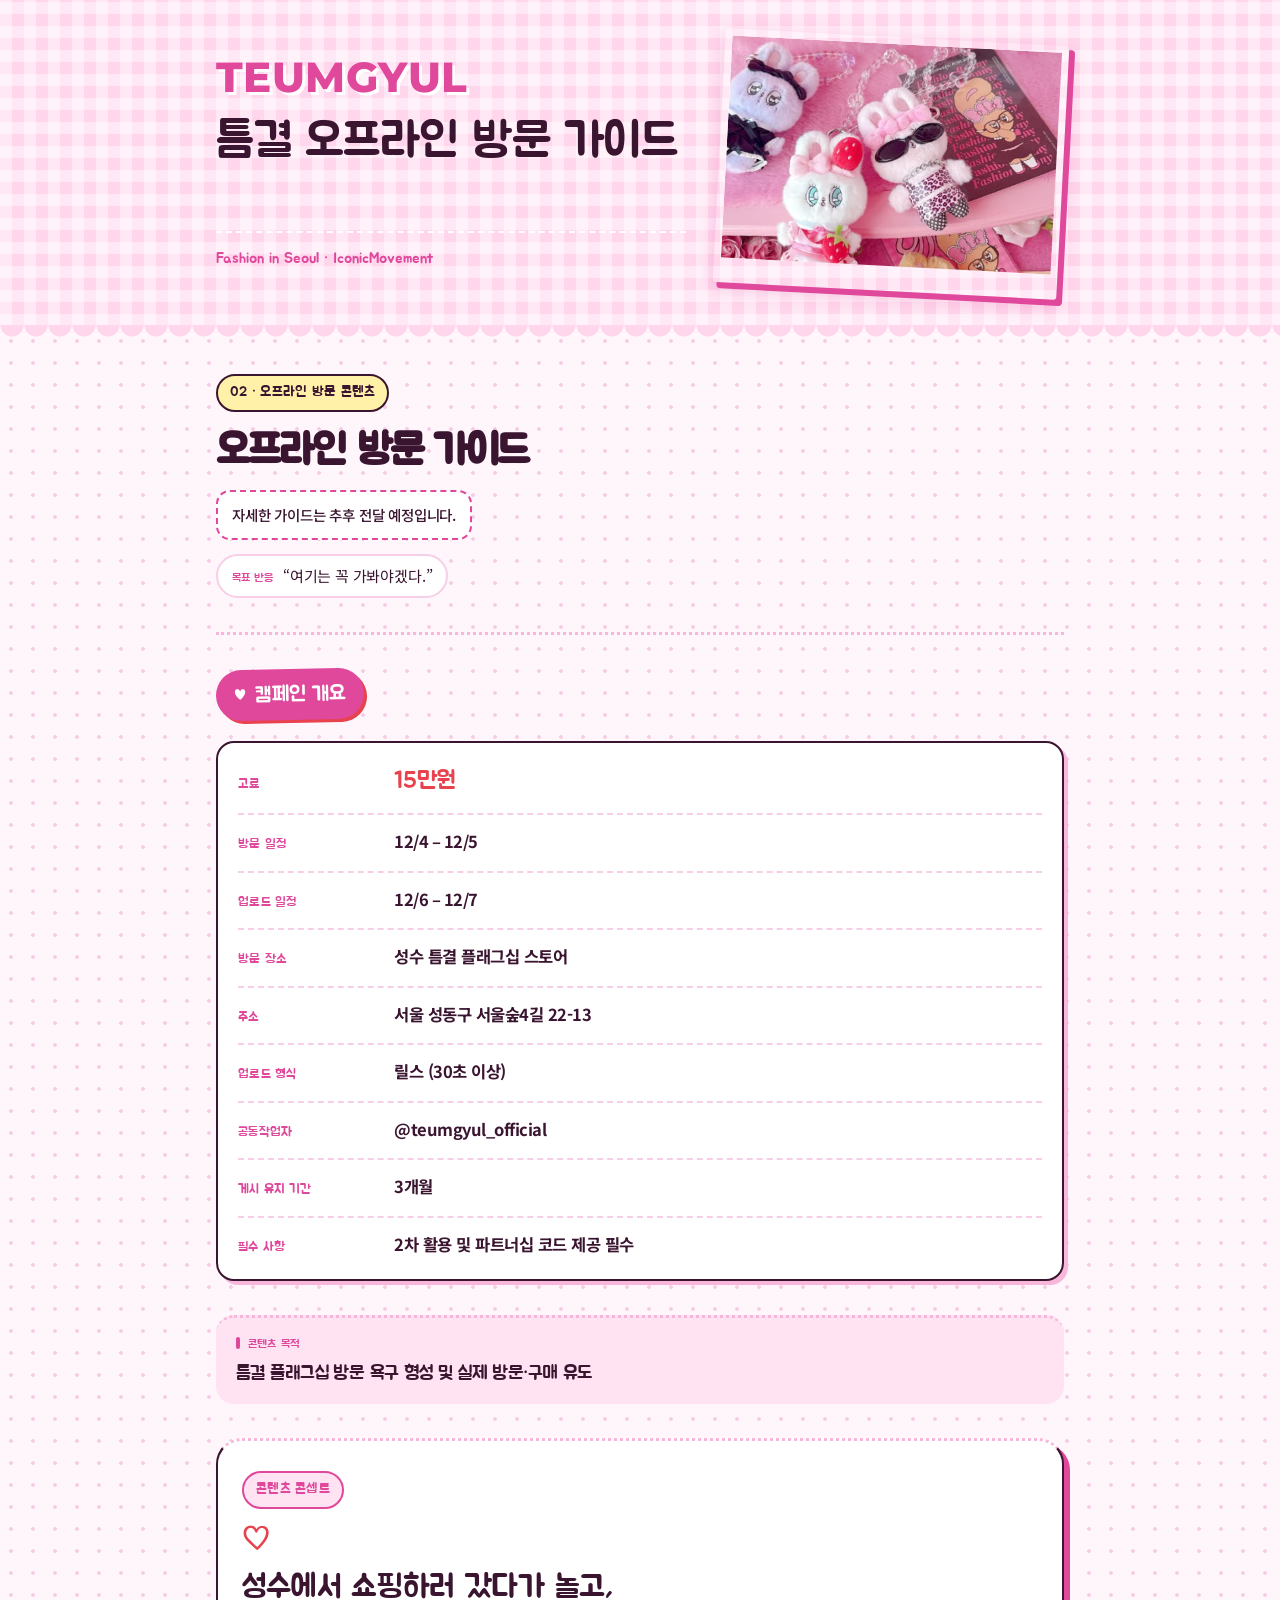
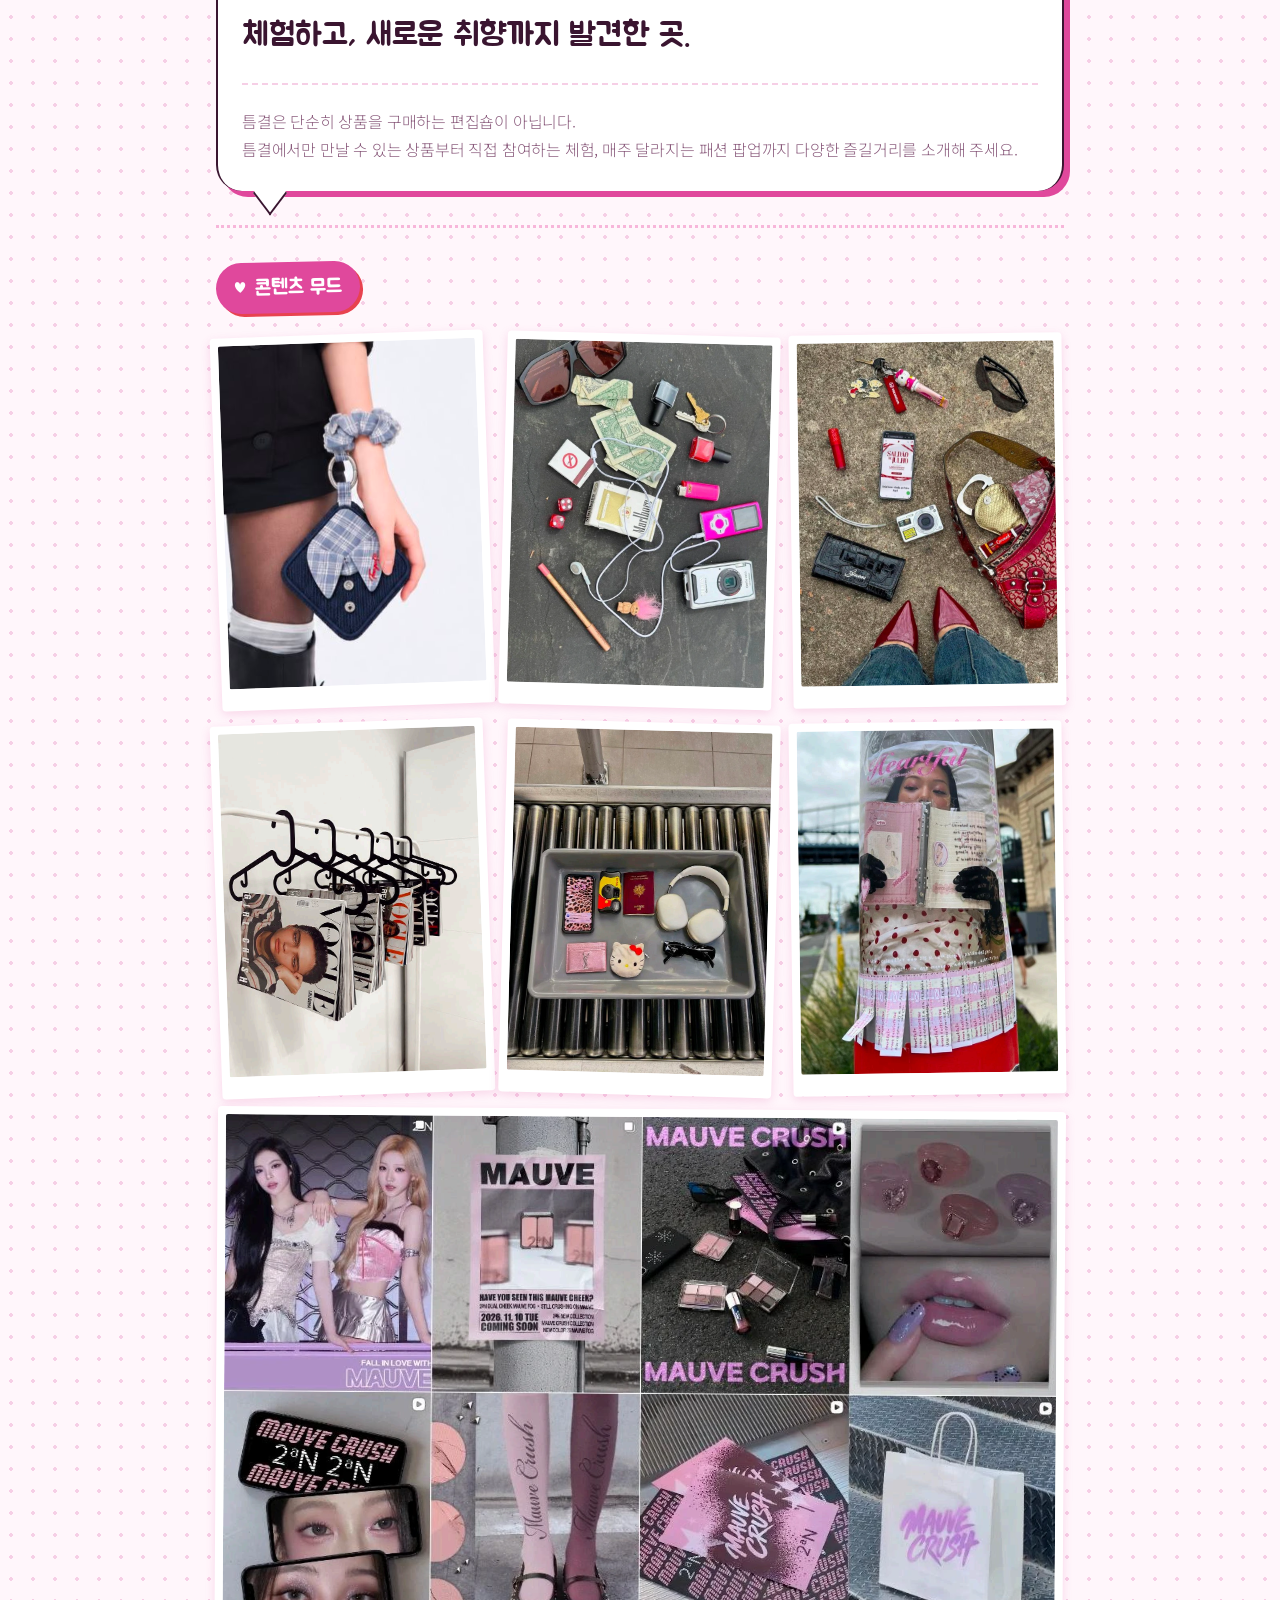
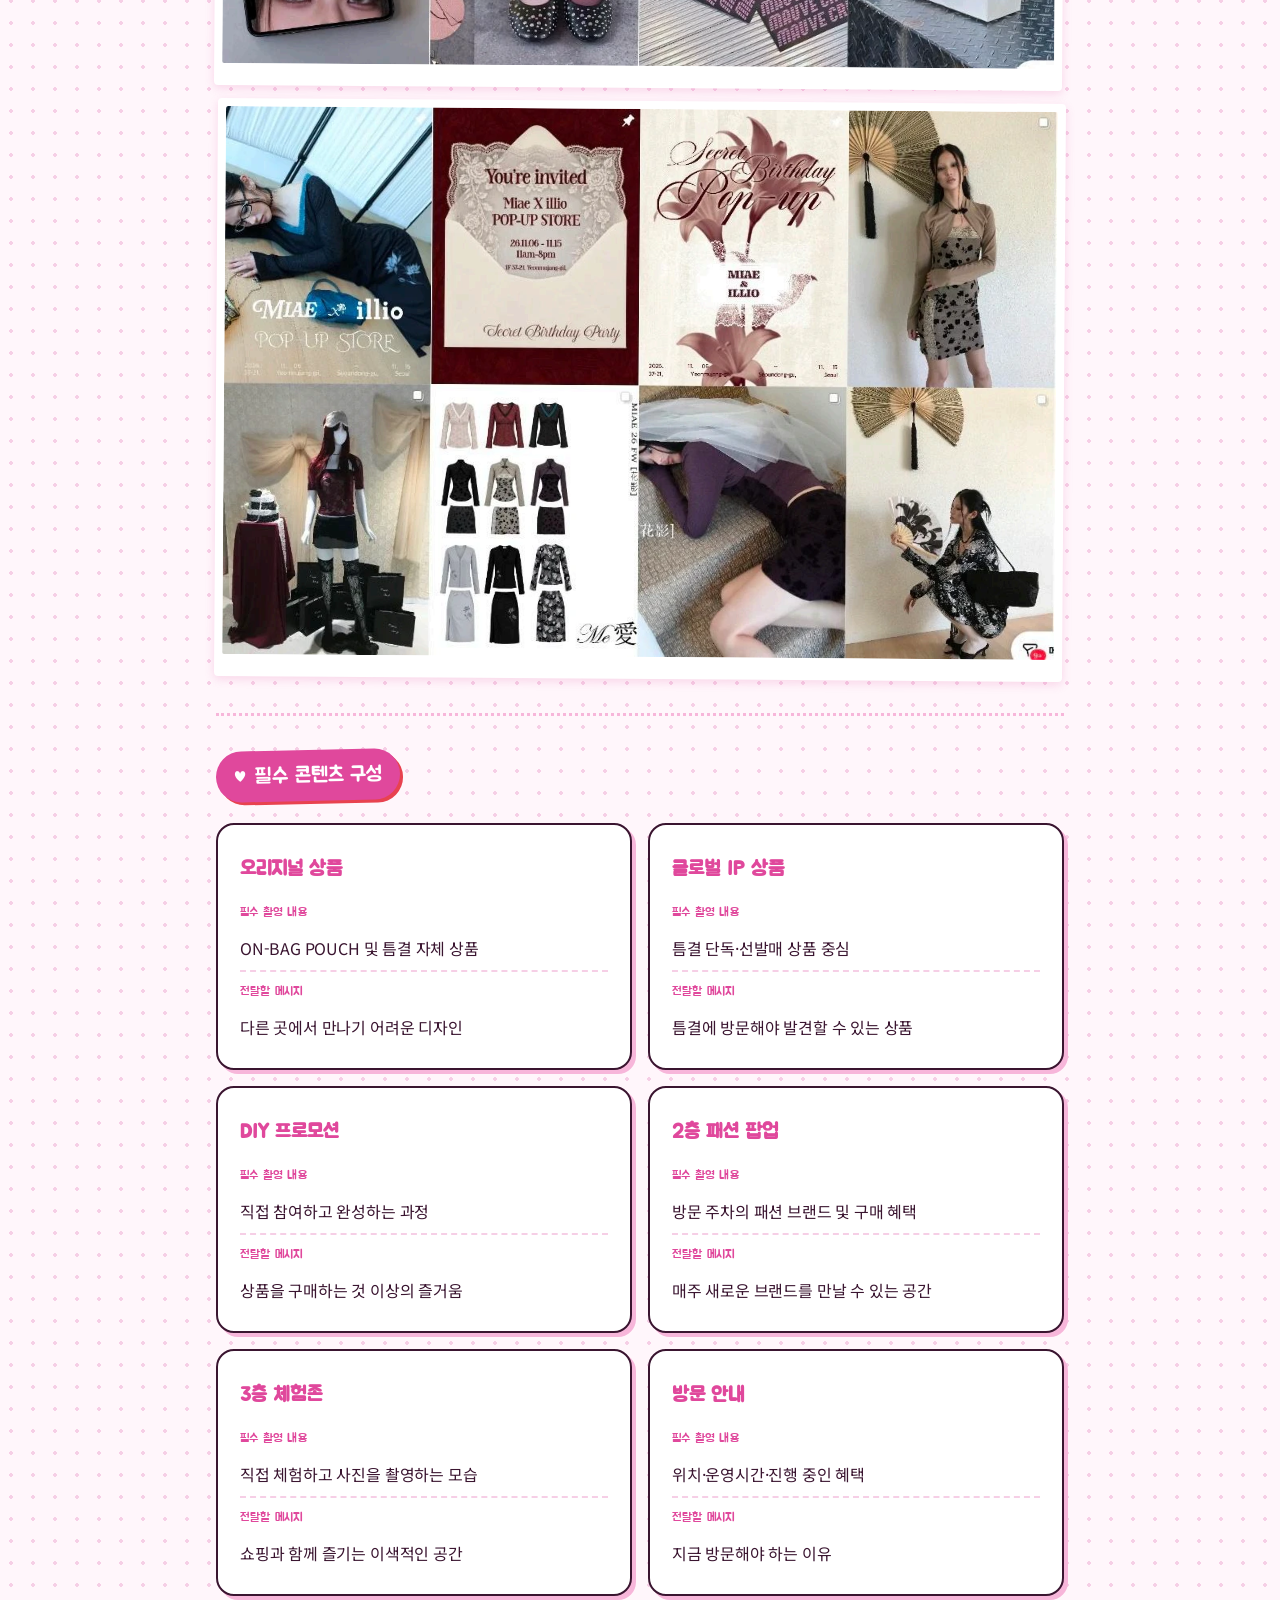
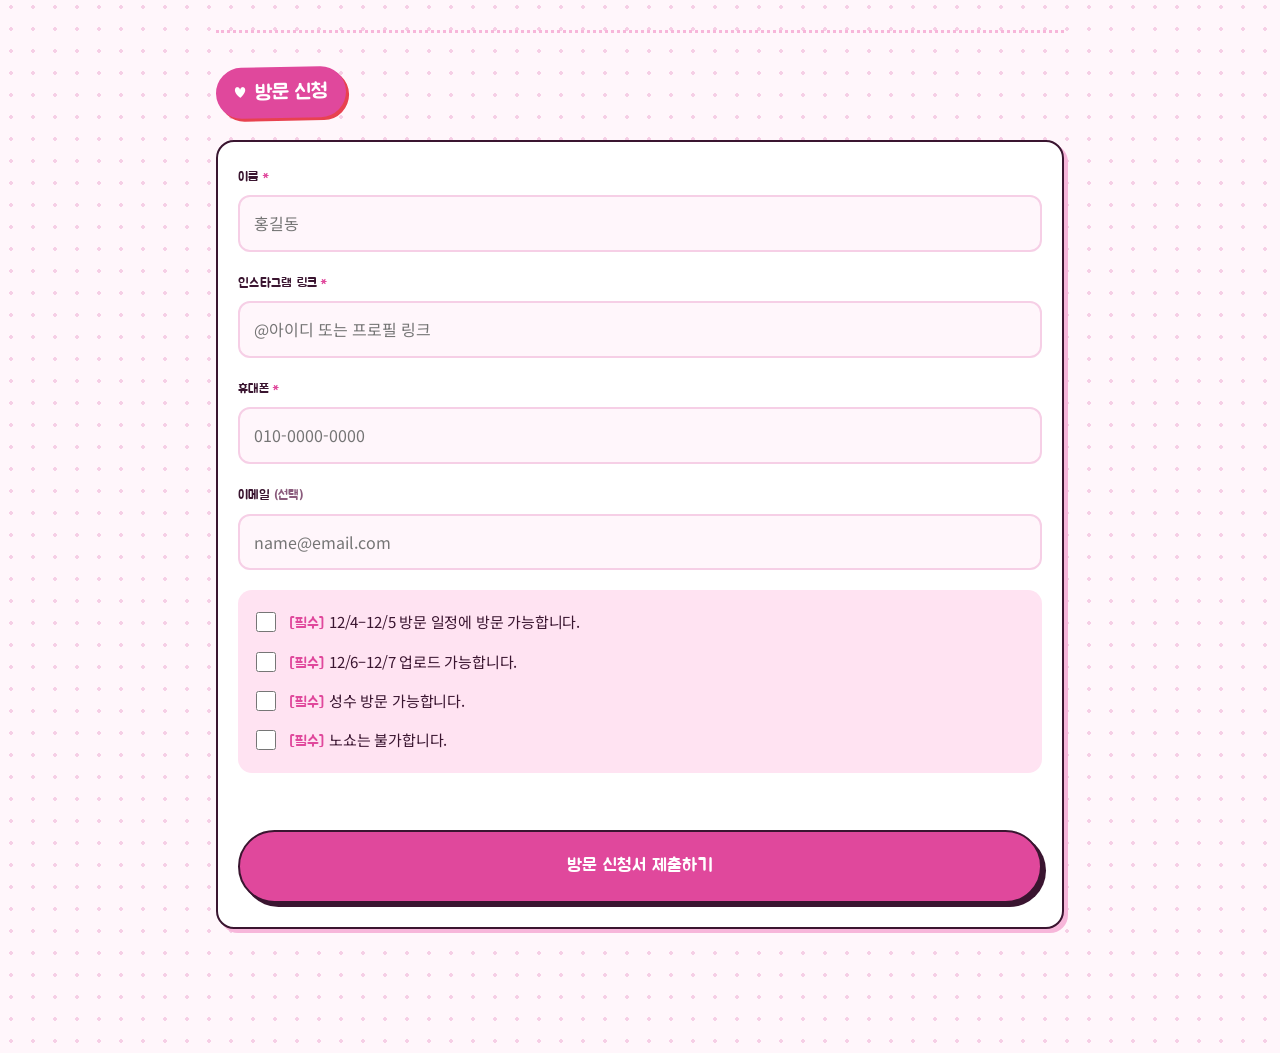
<file: visit-ikw9t2/index.html>
<!doctype html>
<html lang="ko">
<head>
<meta charset="utf-8">
<meta name="viewport" content="width=device-width, initial-scale=1, viewport-fit=cover">
<title>틈결 오프라인 방문 가이드</title>
<link rel="preconnect" href="https://fonts.googleapis.com">
<link rel="stylesheet" href="https://fonts.googleapis.com/css2?family=Montserrat:wght@800&family=Noto+Sans+KR:wght@400;500;700;900&family=Space+Grotesk:wght@500;700&family=IBM+Plex+Mono:wght@400;500&display=swap">
<style>
/* Layout: black masthead band → hub (flow of 3 contents) or one guide view, routed by #hash */
:root{
  --bg:#fdf6fa; --surface:#ffffff; --ink:#24151f; --muted:#6e5a67; --line:#efdce8;
  --accent:#b8489a; --accent-soft:#fbe6f3; --draft:#9a5b00; --draft-soft:#fff1dc;
  --band:#fbeef6; --band-fg:#24151f; --logo:#d76cb6; --deep:#b8489a; --deep-fg:#ffffff;
  --f-display:"Space Grotesk","Noto Sans KR",system-ui,sans-serif;
  --f-body:"Noto Sans KR",system-ui,-apple-system,"Apple SD Gothic Neo","Malgun Gothic",sans-serif;
  --f-mono:"IBM Plex Mono",ui-monospace,Consolas,monospace;
}
@media (prefers-color-scheme:dark){:root:not([data-theme="light"]){
  --bg:#171116; --surface:#21181f; --ink:#f3e9f0; --muted:#b39fad; --line:#3a2a35;
  --accent:#ee9bd3; --accent-soft:#3d2036; --draft:#f0b860; --draft-soft:#3a2a10;
  --band:#22161f; --band-fg:#f3e9f0; --logo:#e57fc4; --deep:#8f3477; --deep-fg:#ffffff; color-scheme:dark}}
:root[data-theme="dark"]{
  --bg:#171116; --surface:#21181f; --ink:#f3e9f0; --muted:#b39fad; --line:#3a2a35;
  --accent:#ee9bd3; --accent-soft:#3d2036; --draft:#f0b860; --draft-soft:#3a2a10;
  --band:#22161f; --band-fg:#f3e9f0; --logo:#e57fc4; --deep:#8f3477; --deep-fg:#ffffff; color-scheme:dark}
*{box-sizing:border-box}
body{margin:0}img{max-width:100%}[hidden]{display:none!important}
body{background:var(--bg);color:var(--ink);font-family:var(--f-body);font-size:15px;line-height:1.65;word-break:keep-all}
.wrap{max-width:880px;margin:0 auto;padding-left:max(16px,env(safe-area-inset-left,0px));padding-right:max(16px,env(safe-area-inset-right,0px))}
a{color:var(--accent)}
:focus-visible{outline:2px solid var(--accent);outline-offset:2px}

.band{background:var(--band);color:var(--band-fg)}
.band .wrap{padding-block:28px 24px;display:flex;flex-wrap:wrap;gap:8px 24px;align-items:flex-end;justify-content:space-between}
.band .brand{font-family:"Montserrat",var(--f-display);font-weight:800;font-size:clamp(30px,7vw,44px);letter-spacing:.01em;line-height:1;color:var(--logo)}
.band h1{margin:4px 0 0;font-family:var(--f-body);font-weight:900;font-size:clamp(24px,5vw,34px);line-height:1.2;text-wrap:balance}
.band .meta{font-family:var(--f-mono);font-size:12px;opacity:.7}

main .wrap{padding-block:28px 64px;display:grid;gap:36px}
h2{margin:0 0 12px;font-size:19px;font-weight:700;text-wrap:balance}
h3{margin:0 0 8px;font-size:16px;font-weight:700}
p{margin:0}
.eyebrow{font-family:var(--f-display);font-size:12px;font-weight:700;letter-spacing:.12em;text-transform:uppercase;color:var(--muted)}
.lede{font-size:16px;color:var(--muted);max-width:62ch}

/* hub */
.flow{display:grid;grid-template-columns:repeat(3,minmax(0,1fr));gap:12px}
@media (max-width:720px){.flow{grid-template-columns:1fr}}
.step{display:flex;flex-direction:column;gap:10px;padding:18px;background:var(--surface);border:1px solid var(--line);border-radius:6px;text-decoration:none;color:inherit;transition:border-color .15s,transform .15s}
.step:hover{border-color:var(--accent);transform:translateY(-2px)}
.step .no{font-family:var(--f-mono);font-size:12px;color:var(--accent)}
.step .name{font-size:18px;font-weight:900}
.step .react{font-size:14px;color:var(--muted)}
.step .react b{color:var(--ink);font-weight:500}
.step .foot{margin-top:auto;display:flex;justify-content:space-between;align-items:center;font-family:var(--f-mono);font-size:12px;color:var(--muted);padding-top:10px;border-top:1px dashed var(--line)}
.step .go{color:var(--accent);font-weight:500}

/* tables */
.tbl{overflow-x:auto;border:1px solid var(--line);border-radius:6px;background:var(--surface)}
table{width:100%;border-collapse:collapse;font-size:14px}
th,td{text-align:left;vertical-align:top;padding:11px 14px;border-bottom:1px solid var(--line)}
tr:last-child td{border-bottom:0}
th{font-size:12px;font-weight:700;color:var(--muted);background:var(--bg)}
td.k{width:118px;font-weight:700;white-space:nowrap}
.tag{font-family:var(--f-mono);font-size:13px;background:var(--accent-soft);color:var(--accent);padding:1px 6px;border-radius:3px}

/* chips */
.chip{display:inline-block;font-size:11px;font-weight:700;padding:1px 7px;border-radius:999px;vertical-align:2px;margin-left:6px}
.chip.src{background:var(--accent-soft);color:var(--accent)}
.chip.draft{background:var(--draft-soft);color:var(--draft)}
.legend{display:flex;flex-wrap:wrap;gap:8px 18px;font-size:13px;color:var(--muted)}

/* guide view */
.back{font-family:var(--f-mono);font-size:13px;text-decoration:none}
.guide-head{display:grid;gap:10px}
.guide-head h2{font-size:clamp(22px,4.5vw,28px);font-weight:900;margin:0}
.facts{display:flex;flex-wrap:wrap;gap:8px}
.fact{font-size:13px;padding:4px 10px;border:1px solid var(--line);border-radius:4px;background:var(--surface)}
.fact b{font-weight:700;margin-right:6px;color:var(--muted)}
.concept{padding:22px;background:var(--deep);color:var(--deep-fg);border-radius:6px}
.concept .eyebrow{color:var(--deep-fg);opacity:.75}
.concept q{display:block;margin-top:6px;font-size:clamp(18px,3.6vw,22px);font-weight:700;line-height:1.5;quotes:"“" "”"}
.types{display:grid;grid-template-columns:repeat(2,minmax(0,1fr));gap:12px}
@media (max-width:640px){.types{grid-template-columns:1fr}}
.type{padding:18px;background:var(--surface);border:1px solid var(--line);border-radius:6px;display:grid;gap:8px;align-content:start}
.type .label{font-family:var(--f-display);font-weight:700;font-size:13px;color:var(--accent);letter-spacing:.04em}
.type blockquote{margin:0;padding-left:12px;border-left:2px solid var(--line);color:var(--ink)}
.type .hint{font-size:13px;color:var(--muted)}
.check{list-style:none;margin:0;padding:0;display:grid;gap:8px}
.check li{display:grid;grid-template-columns:22px 1fr;gap:8px;align-items:start}
.check li::before{content:"";width:14px;height:14px;margin-top:5px;border:1.5px solid var(--muted);border-radius:3px}
.dd{display:grid;grid-template-columns:repeat(2,minmax(0,1fr));gap:12px}
@media (max-width:640px){.dd{grid-template-columns:1fr}}
.dd > div{padding:16px 18px;background:var(--surface);border:1px solid var(--line);border-radius:6px}
.dd ul{margin:0;padding-left:18px;display:grid;gap:4px;font-size:14px}
.dd .do h3{color:var(--accent)} .dd .dont h3{color:var(--draft)}
.note{font-size:13px;color:var(--muted);padding:12px 14px;border:1px dashed var(--line);border-radius:6px}
.pager{display:flex;justify-content:space-between;gap:12px;flex-wrap:wrap;padding-top:18px;border-top:1px solid var(--line)}
.pager a{text-decoration:none;font-size:14px}
@media (prefers-reduced-motion:reduce){*{transition:none!important}}

/* ---- readability pass ---- */
:root{--muted:#5c4757}
@media (prefers-color-scheme:dark){:root:not([data-theme="light"]){--muted:#c7b4c2}}
:root[data-theme="dark"]{--muted:#c7b4c2}
html{-webkit-text-size-adjust:100%;text-size-adjust:100%}
body{font-size:16px;line-height:1.75;letter-spacing:-.01em}
h2{font-size:20px;letter-spacing:-.02em}
h3{font-size:17px}
table{font-size:15.5px}
th,td{padding:14px 16px}
td.k{color:var(--accent)}
.step .react{font-size:15px}
.step .name{font-size:20px}
.type blockquote{font-size:16px;line-height:1.7}
.type .hint,.fact,.legend,.note{font-size:14px}
.dd ul{font-size:15.5px;gap:6px}
.concept q{line-height:1.55}

/* ---- mobile ---- */
@media (max-width:640px){
  body{font-size:16px}
  .band .wrap{padding-block:22px 18px;flex-direction:column;align-items:flex-start;gap:6px}
  .band .brand{font-size:30px}
  .band h1{font-size:23px}
  main .wrap{padding-block:22px 48px;gap:30px}
  /* key/value tables → stacked cards */
  .kv,.kv tbody,.kv tr,.kv td{display:block;width:100%}
  .kv tr{padding:14px 16px;border-bottom:1px solid var(--line)}
  .kv tr:last-child{border-bottom:0}
  .kv td{padding:0;border:0}
  .kv td.k{width:auto;white-space:normal;font-size:13px;margin-bottom:4px;letter-spacing:.02em}
  .tbl{overflow-x:visible}
  /* direction table: 3 cols → stacked */
  .dir thead{display:none}
  .dir,.dir tbody,.dir tr,.dir td{display:block;width:100%}
  .dir tr{padding:14px 16px;border-bottom:1px solid var(--line)}
  .dir tr:last-child{border-bottom:0}
  .dir td{padding:0;border:0}
  .dir td.k{width:auto;margin-bottom:2px}
  .dir td:last-child{font-weight:700;margin-top:2px}
  .concept{padding:20px 18px}
  .step{padding:18px 16px}
  .facts{display:grid;grid-template-columns:1fr;gap:6px}
  .fact{padding:8px 12px}
  .back,.pager a{display:inline-block;padding:8px 0;font-size:15px}
  .pager{flex-direction:column-reverse;gap:4px}
}

/* ---- reference images ---- */
.refs{display:grid;grid-template-columns:repeat(2,minmax(0,1fr));gap:12px}
.refs figure{margin:0;display:grid;gap:8px;align-content:start}
.refs img{display:block;width:100%;height:auto;aspect-ratio:3/4;object-fit:cover;border-radius:6px;border:1px solid var(--line);background:var(--surface)}
.refs figcaption{font-size:14px;color:var(--muted);line-height:1.55}
@media (max-width:420px){.refs{gap:8px}.refs figcaption{font-size:13px}}

/* ---- 3-col guide tables + prose ---- */
.g3 td.k{white-space:normal;width:170px}
.prose{display:grid;gap:8px;max-width:64ch}
.types.five{grid-template-columns:repeat(auto-fill,minmax(240px,1fr))}
@media (max-width:640px){
  .g3 thead{display:none}
  .g3,.g3 tbody,.g3 tr,.g3 td{display:block;width:100%}
  .g3 tr{padding:14px 16px;border-bottom:1px solid var(--line)}
  .g3 tr:last-child{border-bottom:0}
  .g3 td{padding:0;border:0}
  .g3 td.k{width:auto;margin-bottom:6px;font-size:15.5px}
  .g3 td[data-label]{display:grid;grid-template-columns:64px 1fr;gap:8px}
  .g3 td[data-label]+td[data-label]{margin-top:4px}
  .g3 td[data-label]::before{content:attr(data-label);font-size:12.5px;font-weight:700;color:var(--muted);padding-top:2px}
}

/* ---- upload flow ---- */
.flowlist{list-style:none;margin:0;padding:0;counter-reset:f;display:grid;gap:0;border:1px solid var(--line);border-radius:6px;background:var(--surface)}
.flowlist li{counter-increment:f;position:relative;display:grid;gap:4px;padding:16px 16px 16px 58px;border-bottom:1px solid var(--line)}
.flowlist li:last-child{border-bottom:0}
.flowlist li::before{content:counter(f);position:absolute;left:16px;top:15px;width:28px;height:28px;border-radius:50%;background:var(--deep);color:var(--deep-fg);font-family:var(--f-display);font-weight:700;font-size:14px;display:grid;place-items:center}
.flowlist b{font-size:16.5px}
.flowlist li > span{color:var(--muted)}
.flowlist a{font-weight:700}
.mail{display:flex;flex-wrap:wrap;align-items:center;gap:8px;margin-top:6px}
.mail code{font-family:var(--f-mono);font-size:15px;padding:6px 10px;background:var(--accent-soft);color:var(--accent);border-radius:4px;user-select:all;word-break:break-all}
.mail button{font:inherit;font-size:14px;font-weight:700;padding:6px 12px;border:1.5px solid var(--accent);border-radius:4px;background:transparent;color:var(--accent);cursor:pointer}

/* ---- reward ---- */
.reward{display:grid;gap:16px}
.reward figure{margin:0;display:grid;gap:8px}
.reward img{display:block;width:100%;height:auto;border-radius:6px;border:1px solid var(--line);background:#fff}
.reward figcaption{font-size:14px;color:var(--muted)}
.pouches{margin:0;padding:0;list-style:none;counter-reset:p;display:grid;grid-template-columns:repeat(2,minmax(0,1fr));gap:8px}
@media (max-width:640px){.pouches{grid-template-columns:1fr}}
.pouches li{counter-increment:p;display:grid;grid-template-columns:28px 1fr;column-gap:8px;padding:10px 12px;background:var(--surface);border:1px solid var(--line);border-radius:6px;font-size:14.5px;font-weight:500;line-height:1.5}
.pouches li::before{content:counter(p,decimal-leading-zero);grid-row:span 2;font-family:var(--f-mono);font-size:12px;color:var(--accent);padding-top:2px}
.pouches li span{font-size:13px;font-weight:400;color:var(--muted)}

/* ---- upload due banner ---- */
.due{display:flex;flex-wrap:wrap;align-items:flex-end;gap:12px 28px;padding:16px 20px;background:var(--deep);color:var(--deep-fg);border-radius:8px}
.due-item{display:grid;gap:2px}
.due-label{font-size:14px;font-weight:700;letter-spacing:.04em;opacity:.85}
.due-date{font-family:var(--f-display);font-size:clamp(26px,6vw,34px);font-weight:700;line-height:1.15;font-variant-numeric:tabular-nums}
.due-date small{font-family:var(--f-body);font-size:16px;font-weight:700;margin-left:6px}

/* ---- offline readability ---- */
.purpose{display:grid;gap:4px;padding:14px 18px;border-left:3px solid var(--accent);background:var(--surface);border-radius:0 6px 6px 0}
.purpose-label{font-size:13px;font-weight:700;color:var(--accent);letter-spacing:.04em}
.purpose p{font-size:17px;font-weight:700;line-height:1.5}
.concept-body{margin-top:14px;padding-top:14px;border-top:1px solid rgba(255,255,255,.3);font-size:15.5px;line-height:1.75;opacity:.95}
.items{display:grid;grid-template-columns:repeat(2,minmax(0,1fr));gap:12px}
@media (max-width:640px){.items{grid-template-columns:1fr;gap:10px}}
.item{padding:18px;background:var(--surface);border:1px solid var(--line);border-radius:8px;display:grid;gap:12px;align-content:start}
.item h3{margin:0;font-size:18px;font-weight:900;color:var(--accent)}
.item dl{margin:0;display:grid;gap:10px}
.item dt{font-size:12.5px;font-weight:700;color:var(--muted);letter-spacing:.02em}
.item dd{margin:2px 0 0;font-size:16px;line-height:1.55}
.item dd + dt{padding-top:10px;border-top:1px dashed var(--line)}

/* ---- application form ---- */
.apply{display:grid;gap:16px;padding:22px 18px;background:var(--surface);border:1px solid var(--line);border-radius:10px}
.fg{display:grid;gap:6px}
.fg label{font-size:14.5px;font-weight:700}
.fg .req{color:var(--accent);margin-left:3px}
.fg .opt{color:var(--muted);font-weight:400;font-size:13px;margin-left:4px}
.fg input{font:inherit;font-size:16px;padding:12px 14px;border:1.5px solid var(--line);border-radius:8px;background:var(--bg);color:var(--ink);width:100%}
.fg input:focus{outline:none;border-color:var(--accent)}
.agree-list{display:grid;gap:10px;padding:14px;background:var(--bg);border-radius:8px}
.agree-row{display:grid;grid-template-columns:22px 1fr;gap:10px;align-items:start;font-size:15px;line-height:1.55;cursor:pointer}
.agree-row input{width:20px;height:20px;margin:2px 0 0;accent-color:var(--deep)}
.agree-row strong{color:var(--accent)}
.form-err{margin:0;min-height:1.2em;font-size:14px;color:#c0362c}
@media (prefers-color-scheme:dark){:root:not([data-theme="light"]) .form-err{color:#ff8a80}}
:root[data-theme="dark"] .form-err{color:#ff8a80}
.submit-btn{font:inherit;font-size:16.5px;font-weight:700;padding:15px;border:0;border-radius:8px;background:var(--deep);color:var(--deep-fg);cursor:pointer}
.submit-btn:disabled{opacity:.6;cursor:default}
.done-modal{position:fixed;inset:0;z-index:50;display:grid;place-items:center;padding:20px;background:rgba(20,10,18,.45)}
.done-card{width:100%;max-width:320px;padding:28px 22px;background:var(--surface);border-radius:12px;text-align:center;display:grid;gap:10px}
.done-title{font-size:18px;font-weight:900}
.done-msg{font-size:15px;color:var(--muted);line-height:1.6}
.done-btn{font:inherit;font-weight:700;margin-top:6px;padding:12px;border:0;border-radius:8px;background:var(--deep);color:var(--deep-fg);cursor:pointer}

/* ---- lock ---- */
.lock{min-height:60vh;display:grid;place-items:center}
.lock form{width:100%;max-width:340px;display:grid;gap:12px;padding:28px 22px;background:var(--surface);border:1px solid var(--line);border-radius:10px;text-align:center}
.lock h2{margin:0}
.lock p{color:var(--muted);font-size:15px}
.lock input{font:inherit;font-size:22px;letter-spacing:.4em;text-align:center;padding:12px;border:1.5px solid var(--line);border-radius:8px;background:var(--bg);color:var(--ink);width:100%}
.lock input:focus{outline:none;border-color:var(--accent)}
.lock button{font:inherit;font-weight:700;font-size:16px;padding:13px;border:0;border-radius:8px;background:var(--deep);color:var(--deep-fg);cursor:pointer}
.lock .err{color:#c0362c;font-size:14px;min-height:1.4em}
@media (prefers-color-scheme:dark){:root:not([data-theme="light"]) .lock .err{color:#ff8a80}}
</style>
<link rel="stylesheet" href="/assets/premium.css">
<link rel="stylesheet" href="/assets/kitsch.css">
</head>
<body>


<header class="band"><div class="wrap">
  <div>
    <div class="brand" role="img" aria-label="TEUMGYUL">TEUMGYUL</div>
    <h1>틈결 오프라인 방문 가이드</h1>
  </div>
  <div class="meta">Fashion in Seoul · IconicMovement</div>
</div></header>

<main>
<!-- ============ OFFLINE ============ -->
<section id="v-offline"><div class="wrap">
  <div class="guide-head">
    <div class="eyebrow">02 · 오프라인 방문 콘텐츠</div>
    <h2>오프라인 방문 가이드</h2>
    <p class="note">자세한 가이드는 추후 전달 예정입니다.</p>
    <div class="facts">
      <span class="fact"><b>목표 반응</b>“여기는 꼭 가봐야겠다.”</span>
    </div>
  </div>

  <div>
    <h2>캠페인 개요</h2>
    <dl class="overview">
      <div class="ov-fee"><dt>고료</dt><dd>15만원</dd></div>
      <div><dt>방문 일정</dt><dd>12/4 – 12/5</dd></div>
      <div><dt>업로드 일정</dt><dd>12/6 – 12/7</dd></div>
      <div><dt>방문 장소</dt><dd>성수 틈결 플래그십 스토어</dd></div>
      <div><dt>주소</dt><dd>서울 성동구 서울숲4길 22-13</dd></div>
      <div><dt>업로드 형식</dt><dd>릴스 (30초 이상)</dd></div>
      <div><dt>공동작업자</dt><dd>@teumgyul_official</dd></div>
      <div><dt>게시 유지 기간</dt><dd>3개월</dd></div>
      <div class="ov-wide"><dt>필수 사항</dt><dd>2차 활용 및 파트너십 코드 제공 필수</dd></div>
    </dl>
  </div>

  <div class="purpose">
    <span class="purpose-label">콘텐츠 목적</span>
    <p>틈결 플래그십 방문 욕구 형성 및 실제 방문·구매 유도</p>
  </div>

  <div class="concept">
    <div class="eyebrow">콘텐츠 콘셉트</div>
    <q>성수에서 쇼핑하러 갔다가 놀고, 체험하고, 새로운 취향까지 발견한 곳.</q>
    <p class="concept-body">틈결은 단순히 상품을 구매하는 편집숍이 아닙니다.<br>틈결에서만 만날 수 있는 상품부터 직접 참여하는 체험, 매주 달라지는 패션 팝업까지 다양한 즐길거리를 소개해 주세요.</p>
  </div>

  <div>
    <h2>콘텐츠 무드</h2>
    <div class="mood">
      <figure class="m-tall"><img src="/images/pouch-shirt.png" alt="손목에 스크런치와 셔츠 파우치를 착용한 모습" width="393" height="473" loading="lazy"></figure>
      <figure><img src="/images/mood-bag-1.webp" alt="선글라스, 카메라, 립 제품 등을 바닥에 펼친 소지품 플랫레이" width="736" height="1173" loading="lazy"></figure>
      <figure><img src="/images/mood-bag-2.webp" alt="빨간 가방과 카메라, 지갑을 바닥에 펼친 플랫레이" width="736" height="980" loading="lazy"></figure>
      <figure><img src="/images/mood-magazine.png" alt="옷걸이에 걸린 패션 매거진" width="736" height="981" loading="lazy"></figure>
      <figure><img src="/images/mood-tray.webp" alt="공항 검색대 트레이 위 소지품" width="736" height="981" loading="lazy"></figure>
      <figure><img src="/images/mood-poster.webp" alt="거리 기둥에 붙은 팝업 포스터" width="736" height="920" loading="lazy"></figure>
      <figure class="m-wide"><img src="/images/mood-grid-1.webp" alt="모브 톤 뷰티 캠페인 무드 이미지 모음" width="1034" height="682" loading="lazy"></figure>
      <figure class="m-wide"><img src="/images/mood-grid-2.webp" alt="팝업스토어 초대장과 룩 무드 이미지 모음" width="1034" height="682" loading="lazy"></figure>
    </div>
  </div>

  <div>
    <h2>필수 콘텐츠 구성</h2>
    <div class="items">
      <div class="item"><h3>오리지널 상품</h3><dl><dt>필수 촬영 내용</dt><dd>ON-BAG POUCH 및 틈결 자체 상품</dd><dt>전달할 메시지</dt><dd>다른 곳에서 만나기 어려운 디자인</dd></dl></div>
      <div class="item"><h3>글로벌 IP 상품</h3><dl><dt>필수 촬영 내용</dt><dd>틈결 단독·선발매 상품 중심</dd><dt>전달할 메시지</dt><dd>틈결에 방문해야 발견할 수 있는 상품</dd></dl></div>
      <div class="item"><h3>DIY 프로모션</h3><dl><dt>필수 촬영 내용</dt><dd>직접 참여하고 완성하는 과정</dd><dt>전달할 메시지</dt><dd>상품을 구매하는 것 이상의 즐거움</dd></dl></div>
      <div class="item"><h3>2층 패션 팝업</h3><dl><dt>필수 촬영 내용</dt><dd>방문 주차의 패션 브랜드 및 구매 혜택</dd><dt>전달할 메시지</dt><dd>매주 새로운 브랜드를 만날 수 있는 공간</dd></dl></div>
      <div class="item"><h3>3층 체험존</h3><dl><dt>필수 촬영 내용</dt><dd>직접 체험하고 사진을 촬영하는 모습</dd><dt>전달할 메시지</dt><dd>쇼핑과 함께 즐기는 이색적인 공간</dd></dl></div>
      <div class="item"><h3>방문 안내</h3><dl><dt>필수 촬영 내용</dt><dd>위치·운영시간·진행 중인 혜택</dd><dt>전달할 메시지</dt><dd>지금 방문해야 하는 이유</dd></dl></div>
    </div>
  </div>




  <div id="apply">
    <h2>방문 신청</h2>
    <form id="applicationForm" class="apply" novalidate>
      <div class="fg">
        <label for="appName">이름<span class="req">*</span></label>
        <input type="text" id="appName" name="name" placeholder="홍길동" autocomplete="name" required>
      </div>
      <div class="fg">
        <label for="appInstagram">인스타그램 링크<span class="req">*</span></label>
        <input type="text" id="appInstagram" name="instagram" placeholder="@아이디 또는 프로필 링크" required>
      </div>
      <div class="fg">
        <label for="appPhone">휴대폰<span class="req">*</span></label>
        <input type="tel" id="appPhone" name="phone" placeholder="010-0000-0000" inputmode="numeric" autocomplete="tel" required>
      </div>
      <div class="fg">
        <label for="appEmail">이메일<span class="opt">(선택)</span></label>
        <input type="email" id="appEmail" name="email" placeholder="name@email.com" autocomplete="email">
      </div>

      <div class="agree-list">
        <label class="agree-row" for="agreeVisit">
          <input type="checkbox" id="agreeVisit" name="agreeVisit" required>
          <span><strong>[필수]</strong> 12/4–12/5 방문 일정에 방문 가능합니다.</span>
        </label>
        <label class="agree-row" for="agreeUpload">
          <input type="checkbox" id="agreeUpload" name="agreeUpload" required>
          <span><strong>[필수]</strong> 12/6–12/7 업로드 가능합니다.</span>
        </label>
        <label class="agree-row" for="agreeSeongsu">
          <input type="checkbox" id="agreeSeongsu" name="agreeSeongsu" required>
          <span><strong>[필수]</strong> 성수 방문 가능합니다.</span>
        </label>
        <label class="agree-row" for="agreeNoShow">
          <input type="checkbox" id="agreeNoShow" name="agreeNoShow" required>
          <span><strong>[필수]</strong> 노쇼는 불가합니다.</span>
        </label>
      </div>

      <p class="form-err" id="formErr" role="alert"></p>
      <button type="submit" class="submit-btn" id="submitBtn">방문 신청서 제출하기</button>
    </form>
  </div>

  <div class="done-modal" id="doneModal" role="dialog" aria-modal="true" aria-labelledby="doneTitle" hidden>
    <div class="done-card">
      <div class="done-title" id="doneTitle">제출이 완료되었습니다</div>
      <div class="done-msg">브랜드 컨펌 후<br>개별적으로 안내드리겠습니다.</div>
      <button type="button" class="done-btn" id="doneBtn">확인</button>
    </div>
  </div>

</div></section>

</main>
<script>
(function(){
  // 구글시트 연동: Apps Script 웹 앱 배포 후 발급되는 URL(…/exec)을 넣으면 바로 연동됩니다.
  var GAS_WEB_APP_URL = 'https://script.google.com/macros/s/AKfycbyE2Ahw3NwL8NXlBBJfff7kFaT148eLbHqdWDApf5NemD6CaU5Rhjt4WCBDU6S8M3ZX/exec';
  var CAMPAIGN = '틈결 오프라인 방문';
  var APP_PRICE = '15만원'; // 고료 구분값 (화면에는 개요에 표시)
  var form=document.getElementById('applicationForm'), btn=document.getElementById('submitBtn'), err=document.getElementById('formErr');
  var modal=document.getElementById('doneModal');
  function normIg(v){v=(v||'').trim();if(!v)return'';if(/^https?:\/\//i.test(v))return v;v=v.replace(/^@/,'').replace(/^(www\.)?instagram\.com\//i,'').replace(/^\/+|\/+$/g,'');return 'https://instagram.com/'+v}
  form.instagram.addEventListener('blur',function(){if(form.instagram.value.trim())form.instagram.value=normIg(form.instagram.value)});
  form.addEventListener('submit',function(e){
    e.preventDefault(); err.textContent='';
    var miss=[].slice.call(form.querySelectorAll('[required]')).filter(function(el){return el.type==='checkbox'?!el.checked:!el.value.trim()});
    if(miss.length){err.textContent=miss[0].type==='checkbox'?'필수 항목에 모두 체크해 주세요.':'필수 항목을 모두 입력해 주세요.';miss[0].focus();return}
    if(form.email.value.trim()&&!form.email.checkValidity()){err.textContent='이메일 형식을 확인해 주세요.';form.email.focus();return}
    var data={campaign:CAMPAIGN,price:APP_PRICE,name:form.name.value.trim(),instagram:normIg(form.instagram.value),phone:String(form.phone.value.trim()),email:form.email.value.trim(),
      agreeVisit:'동의',agreeUpload:'동의',agreeSeongsu:'동의',agreeNoShow:'동의'};
    if(!GAS_WEB_APP_URL||GAS_WEB_APP_URL.indexOf('YOUR_WEB_APP_URL')!==-1){err.textContent='신청 접수 연동이 아직 설정되지 않았습니다.';console.log(data);return}
    btn.disabled=true;btn.textContent='제출 중...';
    fetch(GAS_WEB_APP_URL,{method:'POST',mode:'no-cors',headers:{'Content-Type':'text/plain;charset=utf-8'},body:JSON.stringify(data)})
      .then(function(){form.reset();modal.hidden=false;document.getElementById('doneBtn').focus()})
      .catch(function(){err.textContent='제출 중 오류가 발생했습니다. 다시 시도해 주세요.'})
      .then(function(){btn.disabled=false;btn.textContent='방문 신청서 제출하기'});
  });
  function close(){modal.hidden=true}
  document.getElementById('doneBtn').addEventListener('click',close);
  modal.addEventListener('click',function(e){if(e.target===modal)close()});
})();
</script>
</body>
</html>
</file>
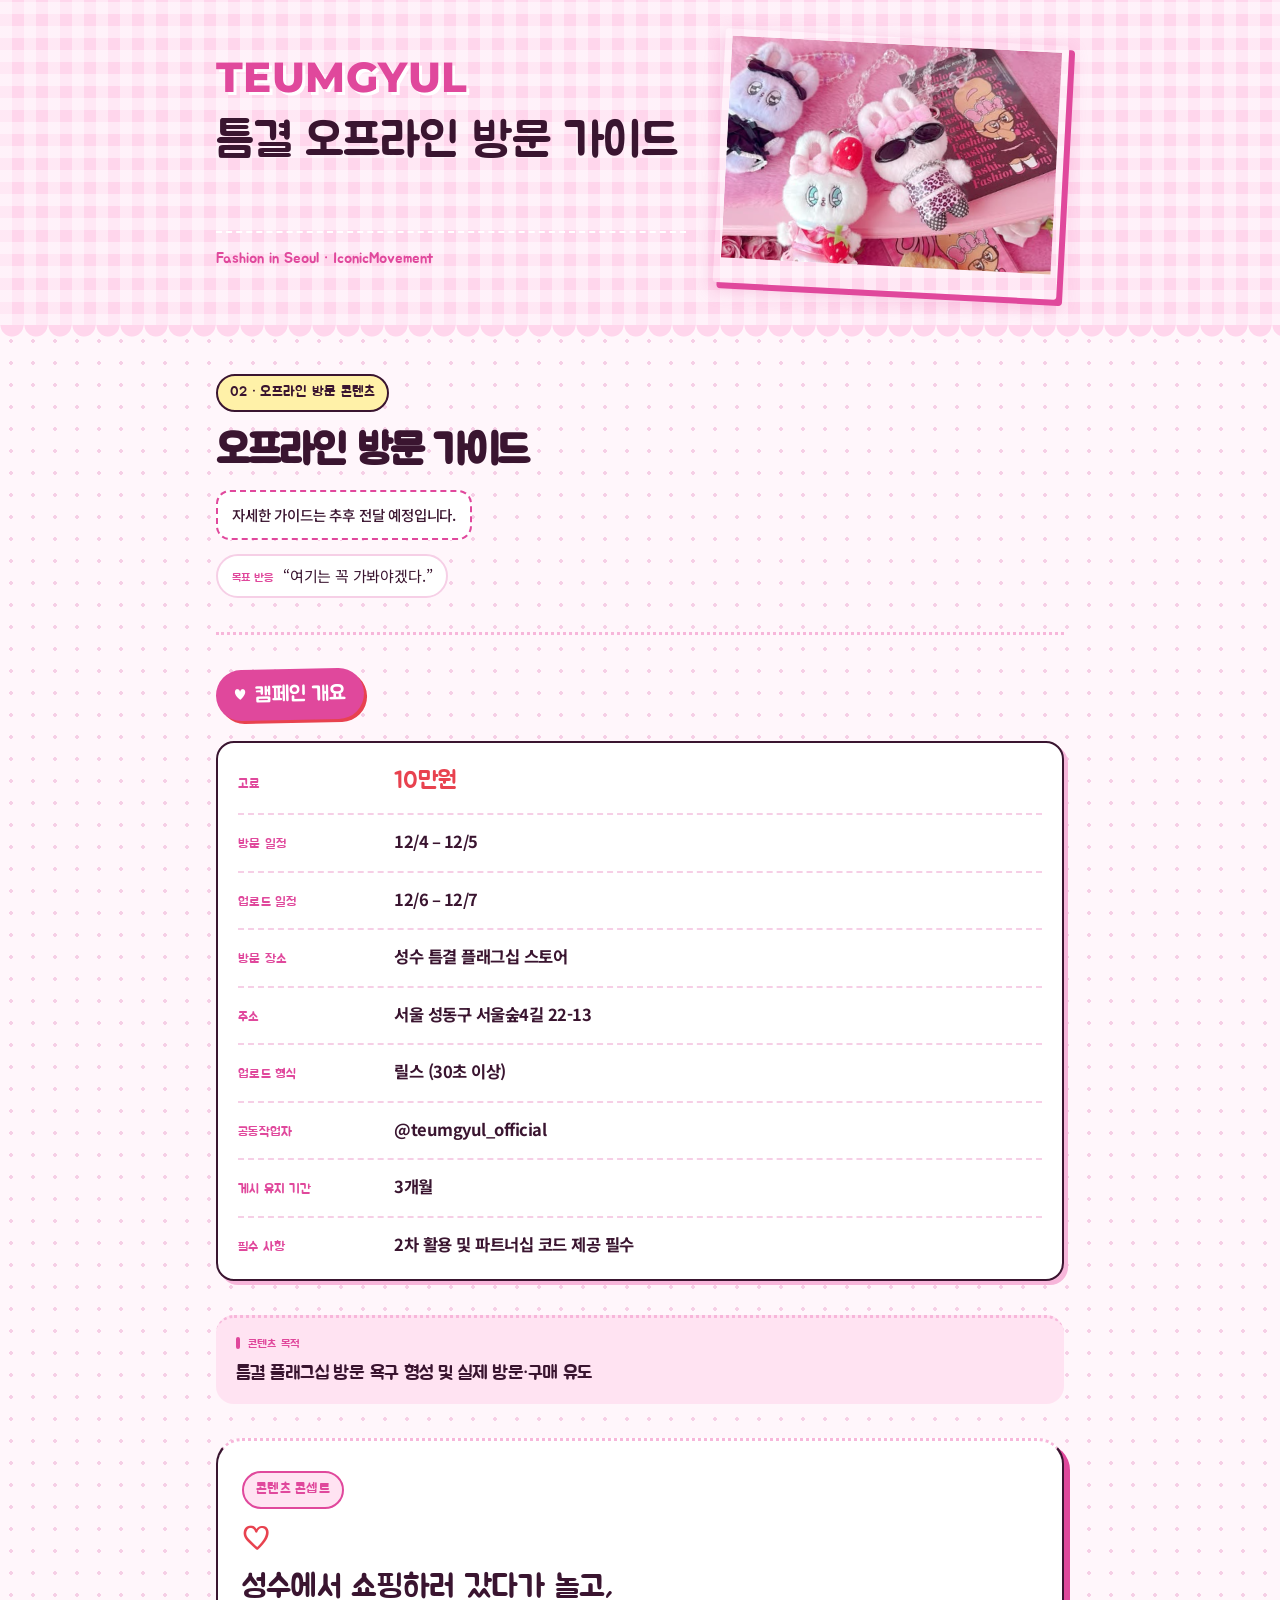
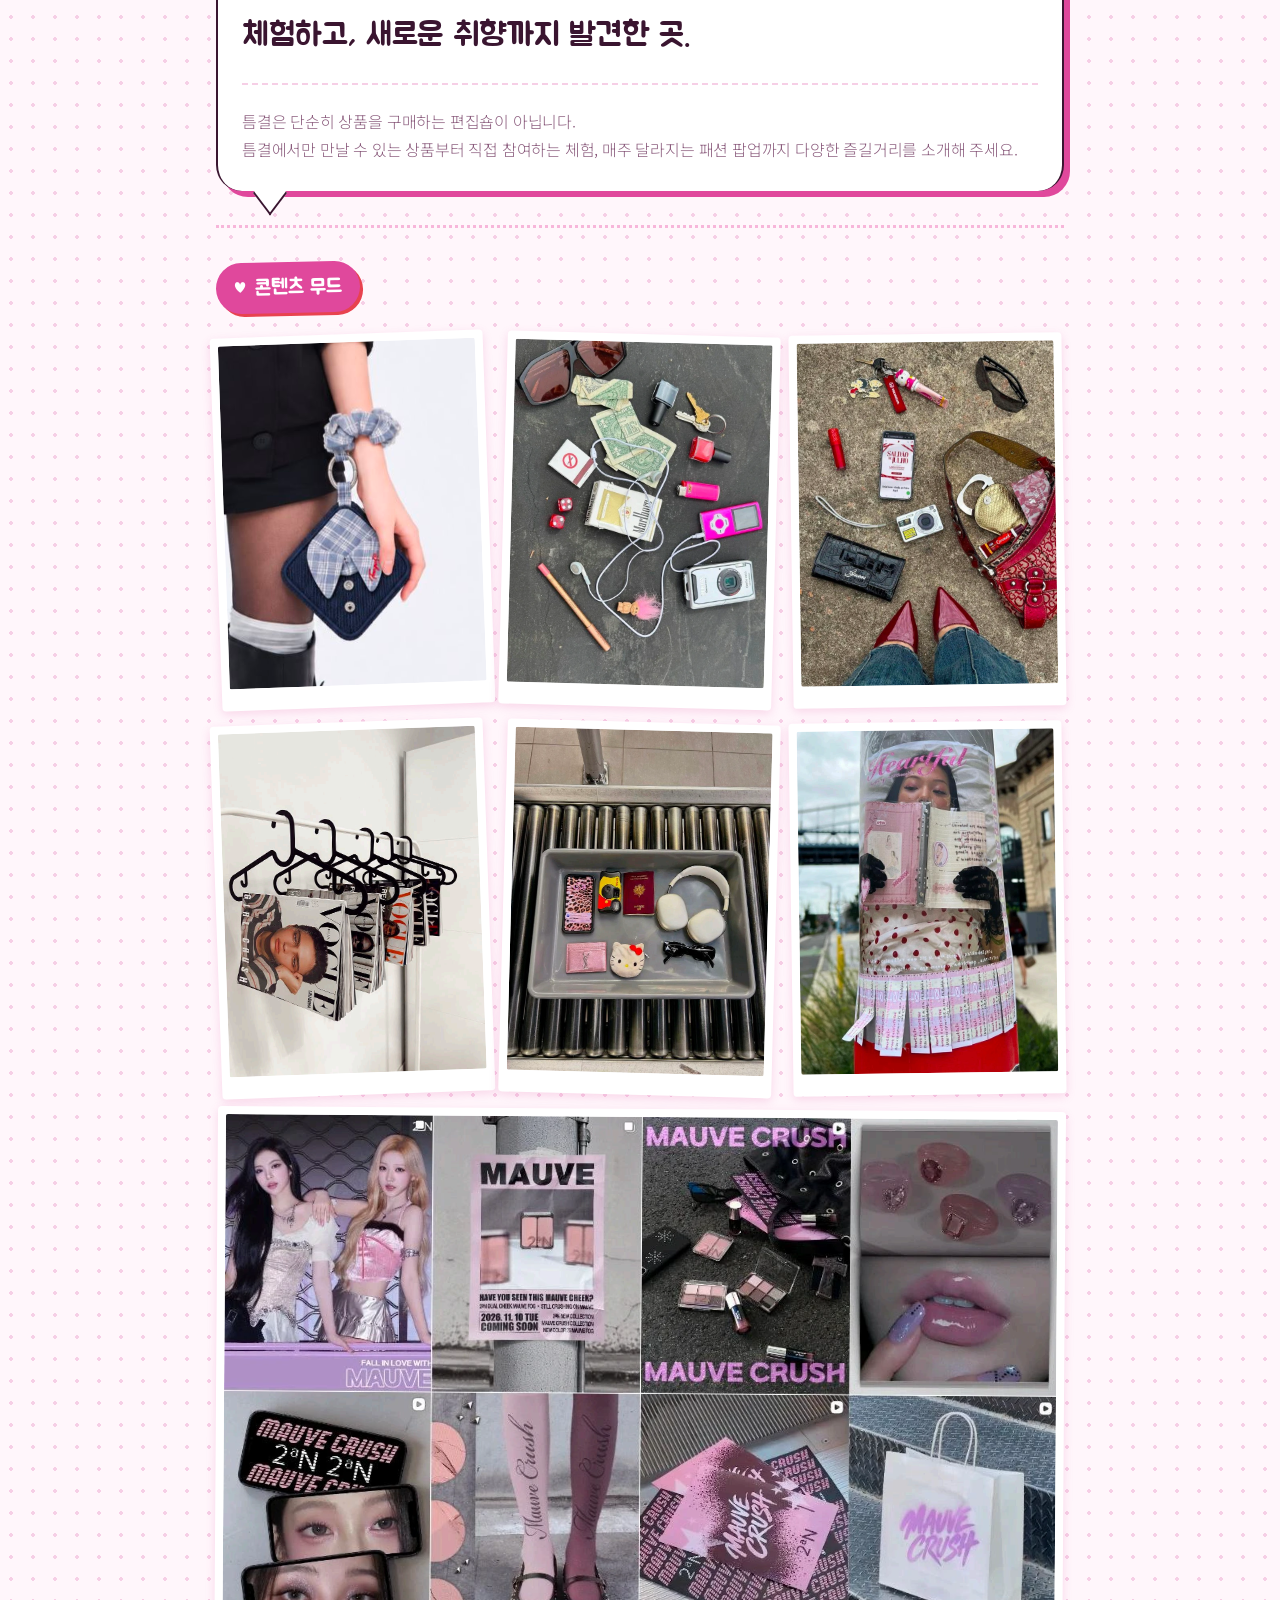
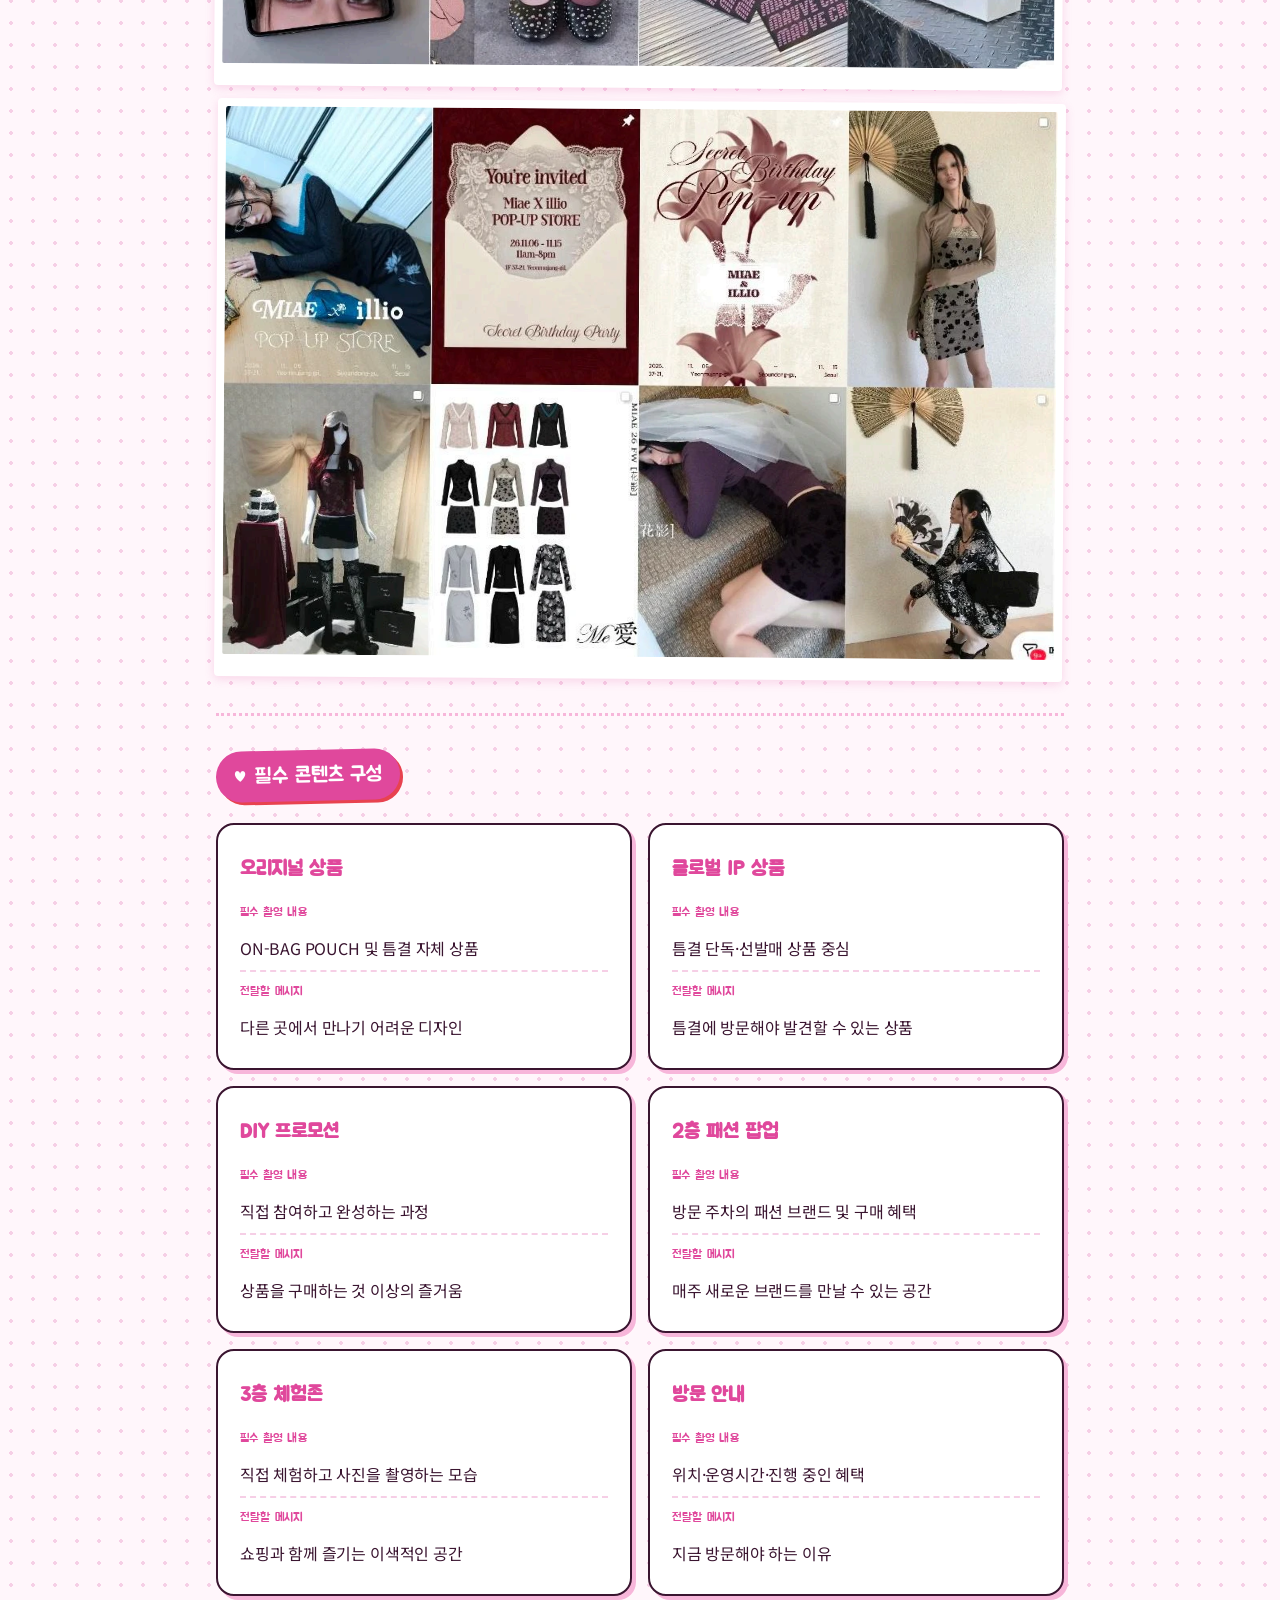
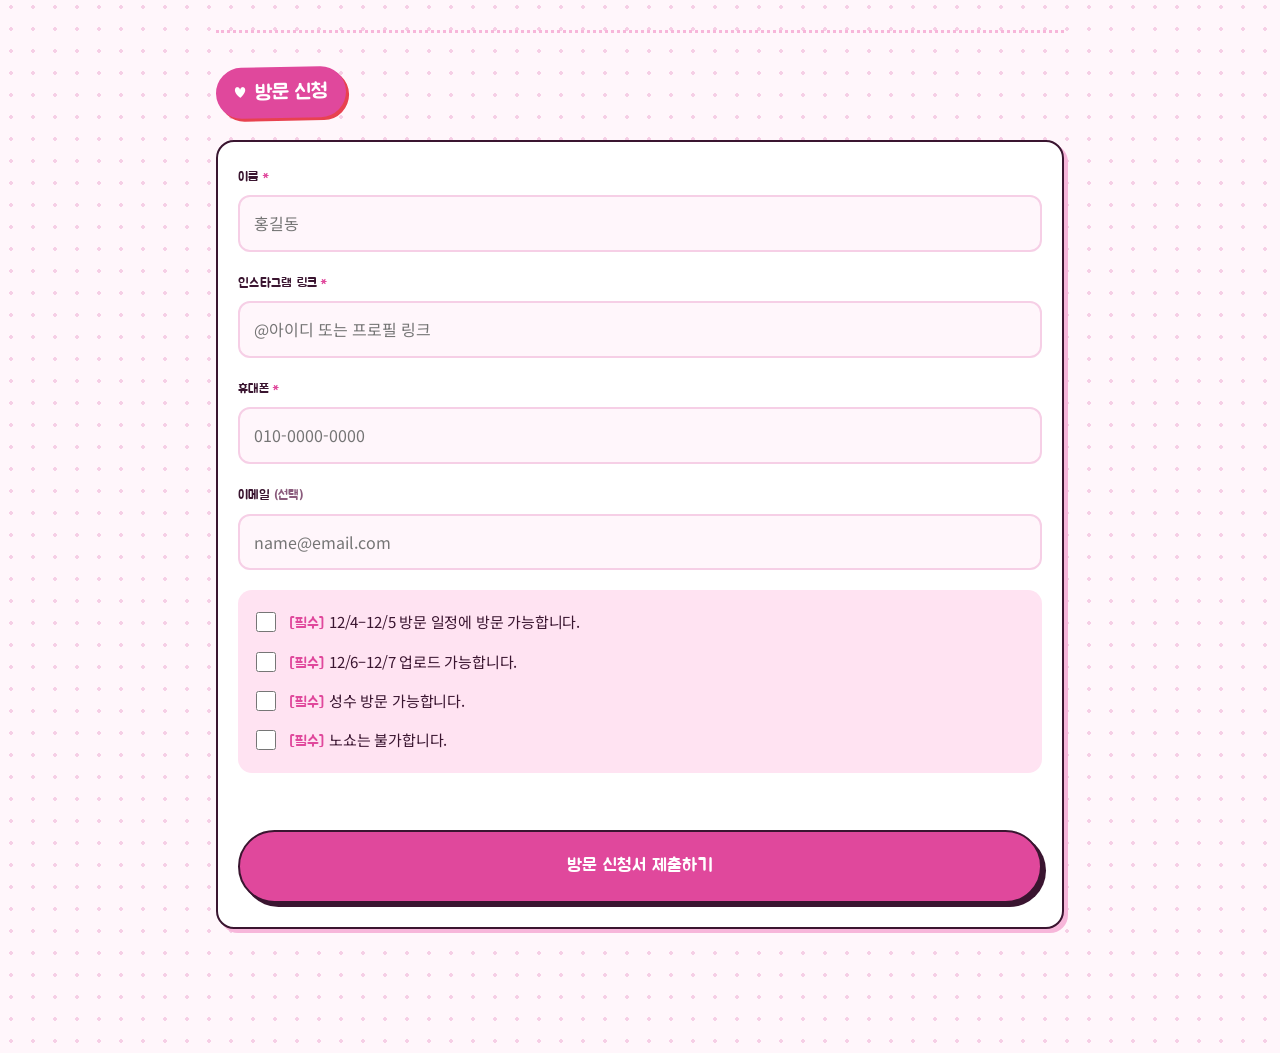
<file: visit-wpz0gs/index.html>
<!doctype html>
<html lang="ko">
<head>
<meta charset="utf-8">
<meta name="viewport" content="width=device-width, initial-scale=1, viewport-fit=cover">
<title>틈결 오프라인 방문 가이드</title>
<link rel="preconnect" href="https://fonts.googleapis.com">
<link rel="stylesheet" href="https://fonts.googleapis.com/css2?family=Montserrat:wght@800&family=Noto+Sans+KR:wght@400;500;700;900&family=Space+Grotesk:wght@500;700&family=IBM+Plex+Mono:wght@400;500&display=swap">
<style>
/* Layout: black masthead band → hub (flow of 3 contents) or one guide view, routed by #hash */
:root{
  --bg:#fdf6fa; --surface:#ffffff; --ink:#24151f; --muted:#6e5a67; --line:#efdce8;
  --accent:#b8489a; --accent-soft:#fbe6f3; --draft:#9a5b00; --draft-soft:#fff1dc;
  --band:#fbeef6; --band-fg:#24151f; --logo:#d76cb6; --deep:#b8489a; --deep-fg:#ffffff;
  --f-display:"Space Grotesk","Noto Sans KR",system-ui,sans-serif;
  --f-body:"Noto Sans KR",system-ui,-apple-system,"Apple SD Gothic Neo","Malgun Gothic",sans-serif;
  --f-mono:"IBM Plex Mono",ui-monospace,Consolas,monospace;
}
@media (prefers-color-scheme:dark){:root:not([data-theme="light"]){
  --bg:#171116; --surface:#21181f; --ink:#f3e9f0; --muted:#b39fad; --line:#3a2a35;
  --accent:#ee9bd3; --accent-soft:#3d2036; --draft:#f0b860; --draft-soft:#3a2a10;
  --band:#22161f; --band-fg:#f3e9f0; --logo:#e57fc4; --deep:#8f3477; --deep-fg:#ffffff; color-scheme:dark}}
:root[data-theme="dark"]{
  --bg:#171116; --surface:#21181f; --ink:#f3e9f0; --muted:#b39fad; --line:#3a2a35;
  --accent:#ee9bd3; --accent-soft:#3d2036; --draft:#f0b860; --draft-soft:#3a2a10;
  --band:#22161f; --band-fg:#f3e9f0; --logo:#e57fc4; --deep:#8f3477; --deep-fg:#ffffff; color-scheme:dark}
*{box-sizing:border-box}
body{margin:0}img{max-width:100%}[hidden]{display:none!important}
body{background:var(--bg);color:var(--ink);font-family:var(--f-body);font-size:15px;line-height:1.65;word-break:keep-all}
.wrap{max-width:880px;margin:0 auto;padding-left:max(16px,env(safe-area-inset-left,0px));padding-right:max(16px,env(safe-area-inset-right,0px))}
a{color:var(--accent)}
:focus-visible{outline:2px solid var(--accent);outline-offset:2px}

.band{background:var(--band);color:var(--band-fg)}
.band .wrap{padding-block:28px 24px;display:flex;flex-wrap:wrap;gap:8px 24px;align-items:flex-end;justify-content:space-between}
.band .brand{font-family:"Montserrat",var(--f-display);font-weight:800;font-size:clamp(30px,7vw,44px);letter-spacing:.01em;line-height:1;color:var(--logo)}
.band h1{margin:4px 0 0;font-family:var(--f-body);font-weight:900;font-size:clamp(24px,5vw,34px);line-height:1.2;text-wrap:balance}
.band .meta{font-family:var(--f-mono);font-size:12px;opacity:.7}

main .wrap{padding-block:28px 64px;display:grid;gap:36px}
h2{margin:0 0 12px;font-size:19px;font-weight:700;text-wrap:balance}
h3{margin:0 0 8px;font-size:16px;font-weight:700}
p{margin:0}
.eyebrow{font-family:var(--f-display);font-size:12px;font-weight:700;letter-spacing:.12em;text-transform:uppercase;color:var(--muted)}
.lede{font-size:16px;color:var(--muted);max-width:62ch}

/* hub */
.flow{display:grid;grid-template-columns:repeat(3,minmax(0,1fr));gap:12px}
@media (max-width:720px){.flow{grid-template-columns:1fr}}
.step{display:flex;flex-direction:column;gap:10px;padding:18px;background:var(--surface);border:1px solid var(--line);border-radius:6px;text-decoration:none;color:inherit;transition:border-color .15s,transform .15s}
.step:hover{border-color:var(--accent);transform:translateY(-2px)}
.step .no{font-family:var(--f-mono);font-size:12px;color:var(--accent)}
.step .name{font-size:18px;font-weight:900}
.step .react{font-size:14px;color:var(--muted)}
.step .react b{color:var(--ink);font-weight:500}
.step .foot{margin-top:auto;display:flex;justify-content:space-between;align-items:center;font-family:var(--f-mono);font-size:12px;color:var(--muted);padding-top:10px;border-top:1px dashed var(--line)}
.step .go{color:var(--accent);font-weight:500}

/* tables */
.tbl{overflow-x:auto;border:1px solid var(--line);border-radius:6px;background:var(--surface)}
table{width:100%;border-collapse:collapse;font-size:14px}
th,td{text-align:left;vertical-align:top;padding:11px 14px;border-bottom:1px solid var(--line)}
tr:last-child td{border-bottom:0}
th{font-size:12px;font-weight:700;color:var(--muted);background:var(--bg)}
td.k{width:118px;font-weight:700;white-space:nowrap}
.tag{font-family:var(--f-mono);font-size:13px;background:var(--accent-soft);color:var(--accent);padding:1px 6px;border-radius:3px}

/* chips */
.chip{display:inline-block;font-size:11px;font-weight:700;padding:1px 7px;border-radius:999px;vertical-align:2px;margin-left:6px}
.chip.src{background:var(--accent-soft);color:var(--accent)}
.chip.draft{background:var(--draft-soft);color:var(--draft)}
.legend{display:flex;flex-wrap:wrap;gap:8px 18px;font-size:13px;color:var(--muted)}

/* guide view */
.back{font-family:var(--f-mono);font-size:13px;text-decoration:none}
.guide-head{display:grid;gap:10px}
.guide-head h2{font-size:clamp(22px,4.5vw,28px);font-weight:900;margin:0}
.facts{display:flex;flex-wrap:wrap;gap:8px}
.fact{font-size:13px;padding:4px 10px;border:1px solid var(--line);border-radius:4px;background:var(--surface)}
.fact b{font-weight:700;margin-right:6px;color:var(--muted)}
.concept{padding:22px;background:var(--deep);color:var(--deep-fg);border-radius:6px}
.concept .eyebrow{color:var(--deep-fg);opacity:.75}
.concept q{display:block;margin-top:6px;font-size:clamp(18px,3.6vw,22px);font-weight:700;line-height:1.5;quotes:"“" "”"}
.types{display:grid;grid-template-columns:repeat(2,minmax(0,1fr));gap:12px}
@media (max-width:640px){.types{grid-template-columns:1fr}}
.type{padding:18px;background:var(--surface);border:1px solid var(--line);border-radius:6px;display:grid;gap:8px;align-content:start}
.type .label{font-family:var(--f-display);font-weight:700;font-size:13px;color:var(--accent);letter-spacing:.04em}
.type blockquote{margin:0;padding-left:12px;border-left:2px solid var(--line);color:var(--ink)}
.type .hint{font-size:13px;color:var(--muted)}
.check{list-style:none;margin:0;padding:0;display:grid;gap:8px}
.check li{display:grid;grid-template-columns:22px 1fr;gap:8px;align-items:start}
.check li::before{content:"";width:14px;height:14px;margin-top:5px;border:1.5px solid var(--muted);border-radius:3px}
.dd{display:grid;grid-template-columns:repeat(2,minmax(0,1fr));gap:12px}
@media (max-width:640px){.dd{grid-template-columns:1fr}}
.dd > div{padding:16px 18px;background:var(--surface);border:1px solid var(--line);border-radius:6px}
.dd ul{margin:0;padding-left:18px;display:grid;gap:4px;font-size:14px}
.dd .do h3{color:var(--accent)} .dd .dont h3{color:var(--draft)}
.note{font-size:13px;color:var(--muted);padding:12px 14px;border:1px dashed var(--line);border-radius:6px}
.pager{display:flex;justify-content:space-between;gap:12px;flex-wrap:wrap;padding-top:18px;border-top:1px solid var(--line)}
.pager a{text-decoration:none;font-size:14px}
@media (prefers-reduced-motion:reduce){*{transition:none!important}}

/* ---- readability pass ---- */
:root{--muted:#5c4757}
@media (prefers-color-scheme:dark){:root:not([data-theme="light"]){--muted:#c7b4c2}}
:root[data-theme="dark"]{--muted:#c7b4c2}
html{-webkit-text-size-adjust:100%;text-size-adjust:100%}
body{font-size:16px;line-height:1.75;letter-spacing:-.01em}
h2{font-size:20px;letter-spacing:-.02em}
h3{font-size:17px}
table{font-size:15.5px}
th,td{padding:14px 16px}
td.k{color:var(--accent)}
.step .react{font-size:15px}
.step .name{font-size:20px}
.type blockquote{font-size:16px;line-height:1.7}
.type .hint,.fact,.legend,.note{font-size:14px}
.dd ul{font-size:15.5px;gap:6px}
.concept q{line-height:1.55}

/* ---- mobile ---- */
@media (max-width:640px){
  body{font-size:16px}
  .band .wrap{padding-block:22px 18px;flex-direction:column;align-items:flex-start;gap:6px}
  .band .brand{font-size:30px}
  .band h1{font-size:23px}
  main .wrap{padding-block:22px 48px;gap:30px}
  /* key/value tables → stacked cards */
  .kv,.kv tbody,.kv tr,.kv td{display:block;width:100%}
  .kv tr{padding:14px 16px;border-bottom:1px solid var(--line)}
  .kv tr:last-child{border-bottom:0}
  .kv td{padding:0;border:0}
  .kv td.k{width:auto;white-space:normal;font-size:13px;margin-bottom:4px;letter-spacing:.02em}
  .tbl{overflow-x:visible}
  /* direction table: 3 cols → stacked */
  .dir thead{display:none}
  .dir,.dir tbody,.dir tr,.dir td{display:block;width:100%}
  .dir tr{padding:14px 16px;border-bottom:1px solid var(--line)}
  .dir tr:last-child{border-bottom:0}
  .dir td{padding:0;border:0}
  .dir td.k{width:auto;margin-bottom:2px}
  .dir td:last-child{font-weight:700;margin-top:2px}
  .concept{padding:20px 18px}
  .step{padding:18px 16px}
  .facts{display:grid;grid-template-columns:1fr;gap:6px}
  .fact{padding:8px 12px}
  .back,.pager a{display:inline-block;padding:8px 0;font-size:15px}
  .pager{flex-direction:column-reverse;gap:4px}
}

/* ---- reference images ---- */
.refs{display:grid;grid-template-columns:repeat(2,minmax(0,1fr));gap:12px}
.refs figure{margin:0;display:grid;gap:8px;align-content:start}
.refs img{display:block;width:100%;height:auto;aspect-ratio:3/4;object-fit:cover;border-radius:6px;border:1px solid var(--line);background:var(--surface)}
.refs figcaption{font-size:14px;color:var(--muted);line-height:1.55}
@media (max-width:420px){.refs{gap:8px}.refs figcaption{font-size:13px}}

/* ---- 3-col guide tables + prose ---- */
.g3 td.k{white-space:normal;width:170px}
.prose{display:grid;gap:8px;max-width:64ch}
.types.five{grid-template-columns:repeat(auto-fill,minmax(240px,1fr))}
@media (max-width:640px){
  .g3 thead{display:none}
  .g3,.g3 tbody,.g3 tr,.g3 td{display:block;width:100%}
  .g3 tr{padding:14px 16px;border-bottom:1px solid var(--line)}
  .g3 tr:last-child{border-bottom:0}
  .g3 td{padding:0;border:0}
  .g3 td.k{width:auto;margin-bottom:6px;font-size:15.5px}
  .g3 td[data-label]{display:grid;grid-template-columns:64px 1fr;gap:8px}
  .g3 td[data-label]+td[data-label]{margin-top:4px}
  .g3 td[data-label]::before{content:attr(data-label);font-size:12.5px;font-weight:700;color:var(--muted);padding-top:2px}
}

/* ---- upload flow ---- */
.flowlist{list-style:none;margin:0;padding:0;counter-reset:f;display:grid;gap:0;border:1px solid var(--line);border-radius:6px;background:var(--surface)}
.flowlist li{counter-increment:f;position:relative;display:grid;gap:4px;padding:16px 16px 16px 58px;border-bottom:1px solid var(--line)}
.flowlist li:last-child{border-bottom:0}
.flowlist li::before{content:counter(f);position:absolute;left:16px;top:15px;width:28px;height:28px;border-radius:50%;background:var(--deep);color:var(--deep-fg);font-family:var(--f-display);font-weight:700;font-size:14px;display:grid;place-items:center}
.flowlist b{font-size:16.5px}
.flowlist li > span{color:var(--muted)}
.flowlist a{font-weight:700}
.mail{display:flex;flex-wrap:wrap;align-items:center;gap:8px;margin-top:6px}
.mail code{font-family:var(--f-mono);font-size:15px;padding:6px 10px;background:var(--accent-soft);color:var(--accent);border-radius:4px;user-select:all;word-break:break-all}
.mail button{font:inherit;font-size:14px;font-weight:700;padding:6px 12px;border:1.5px solid var(--accent);border-radius:4px;background:transparent;color:var(--accent);cursor:pointer}

/* ---- reward ---- */
.reward{display:grid;gap:16px}
.reward figure{margin:0;display:grid;gap:8px}
.reward img{display:block;width:100%;height:auto;border-radius:6px;border:1px solid var(--line);background:#fff}
.reward figcaption{font-size:14px;color:var(--muted)}
.pouches{margin:0;padding:0;list-style:none;counter-reset:p;display:grid;grid-template-columns:repeat(2,minmax(0,1fr));gap:8px}
@media (max-width:640px){.pouches{grid-template-columns:1fr}}
.pouches li{counter-increment:p;display:grid;grid-template-columns:28px 1fr;column-gap:8px;padding:10px 12px;background:var(--surface);border:1px solid var(--line);border-radius:6px;font-size:14.5px;font-weight:500;line-height:1.5}
.pouches li::before{content:counter(p,decimal-leading-zero);grid-row:span 2;font-family:var(--f-mono);font-size:12px;color:var(--accent);padding-top:2px}
.pouches li span{font-size:13px;font-weight:400;color:var(--muted)}

/* ---- upload due banner ---- */
.due{display:flex;flex-wrap:wrap;align-items:flex-end;gap:12px 28px;padding:16px 20px;background:var(--deep);color:var(--deep-fg);border-radius:8px}
.due-item{display:grid;gap:2px}
.due-label{font-size:14px;font-weight:700;letter-spacing:.04em;opacity:.85}
.due-date{font-family:var(--f-display);font-size:clamp(26px,6vw,34px);font-weight:700;line-height:1.15;font-variant-numeric:tabular-nums}
.due-date small{font-family:var(--f-body);font-size:16px;font-weight:700;margin-left:6px}

/* ---- offline readability ---- */
.purpose{display:grid;gap:4px;padding:14px 18px;border-left:3px solid var(--accent);background:var(--surface);border-radius:0 6px 6px 0}
.purpose-label{font-size:13px;font-weight:700;color:var(--accent);letter-spacing:.04em}
.purpose p{font-size:17px;font-weight:700;line-height:1.5}
.concept-body{margin-top:14px;padding-top:14px;border-top:1px solid rgba(255,255,255,.3);font-size:15.5px;line-height:1.75;opacity:.95}
.items{display:grid;grid-template-columns:repeat(2,minmax(0,1fr));gap:12px}
@media (max-width:640px){.items{grid-template-columns:1fr;gap:10px}}
.item{padding:18px;background:var(--surface);border:1px solid var(--line);border-radius:8px;display:grid;gap:12px;align-content:start}
.item h3{margin:0;font-size:18px;font-weight:900;color:var(--accent)}
.item dl{margin:0;display:grid;gap:10px}
.item dt{font-size:12.5px;font-weight:700;color:var(--muted);letter-spacing:.02em}
.item dd{margin:2px 0 0;font-size:16px;line-height:1.55}
.item dd + dt{padding-top:10px;border-top:1px dashed var(--line)}

/* ---- application form ---- */
.apply{display:grid;gap:16px;padding:22px 18px;background:var(--surface);border:1px solid var(--line);border-radius:10px}
.fg{display:grid;gap:6px}
.fg label{font-size:14.5px;font-weight:700}
.fg .req{color:var(--accent);margin-left:3px}
.fg .opt{color:var(--muted);font-weight:400;font-size:13px;margin-left:4px}
.fg input{font:inherit;font-size:16px;padding:12px 14px;border:1.5px solid var(--line);border-radius:8px;background:var(--bg);color:var(--ink);width:100%}
.fg input:focus{outline:none;border-color:var(--accent)}
.agree-list{display:grid;gap:10px;padding:14px;background:var(--bg);border-radius:8px}
.agree-row{display:grid;grid-template-columns:22px 1fr;gap:10px;align-items:start;font-size:15px;line-height:1.55;cursor:pointer}
.agree-row input{width:20px;height:20px;margin:2px 0 0;accent-color:var(--deep)}
.agree-row strong{color:var(--accent)}
.form-err{margin:0;min-height:1.2em;font-size:14px;color:#c0362c}
@media (prefers-color-scheme:dark){:root:not([data-theme="light"]) .form-err{color:#ff8a80}}
:root[data-theme="dark"] .form-err{color:#ff8a80}
.submit-btn{font:inherit;font-size:16.5px;font-weight:700;padding:15px;border:0;border-radius:8px;background:var(--deep);color:var(--deep-fg);cursor:pointer}
.submit-btn:disabled{opacity:.6;cursor:default}
.done-modal{position:fixed;inset:0;z-index:50;display:grid;place-items:center;padding:20px;background:rgba(20,10,18,.45)}
.done-card{width:100%;max-width:320px;padding:28px 22px;background:var(--surface);border-radius:12px;text-align:center;display:grid;gap:10px}
.done-title{font-size:18px;font-weight:900}
.done-msg{font-size:15px;color:var(--muted);line-height:1.6}
.done-btn{font:inherit;font-weight:700;margin-top:6px;padding:12px;border:0;border-radius:8px;background:var(--deep);color:var(--deep-fg);cursor:pointer}

/* ---- lock ---- */
.lock{min-height:60vh;display:grid;place-items:center}
.lock form{width:100%;max-width:340px;display:grid;gap:12px;padding:28px 22px;background:var(--surface);border:1px solid var(--line);border-radius:10px;text-align:center}
.lock h2{margin:0}
.lock p{color:var(--muted);font-size:15px}
.lock input{font:inherit;font-size:22px;letter-spacing:.4em;text-align:center;padding:12px;border:1.5px solid var(--line);border-radius:8px;background:var(--bg);color:var(--ink);width:100%}
.lock input:focus{outline:none;border-color:var(--accent)}
.lock button{font:inherit;font-weight:700;font-size:16px;padding:13px;border:0;border-radius:8px;background:var(--deep);color:var(--deep-fg);cursor:pointer}
.lock .err{color:#c0362c;font-size:14px;min-height:1.4em}
@media (prefers-color-scheme:dark){:root:not([data-theme="light"]) .lock .err{color:#ff8a80}}
</style>
<link rel="stylesheet" href="/assets/premium.css">
<link rel="stylesheet" href="/assets/kitsch.css">
</head>
<body>


<header class="band"><div class="wrap">
  <div>
    <div class="brand" role="img" aria-label="TEUMGYUL">TEUMGYUL</div>
    <h1>틈결 오프라인 방문 가이드</h1>
  </div>
  <div class="meta">Fashion in Seoul · IconicMovement</div>
</div></header>

<main>
<!-- ============ OFFLINE ============ -->
<section id="v-offline"><div class="wrap">
  <div class="guide-head">
    <div class="eyebrow">02 · 오프라인 방문 콘텐츠</div>
    <h2>오프라인 방문 가이드</h2>
    <p class="note">자세한 가이드는 추후 전달 예정입니다.</p>
    <div class="facts">
      <span class="fact"><b>목표 반응</b>“여기는 꼭 가봐야겠다.”</span>
    </div>
  </div>

  <div>
    <h2>캠페인 개요</h2>
    <dl class="overview">
      <div class="ov-fee"><dt>고료</dt><dd>10만원</dd></div>
      <div><dt>방문 일정</dt><dd>12/4 – 12/5</dd></div>
      <div><dt>업로드 일정</dt><dd>12/6 – 12/7</dd></div>
      <div><dt>방문 장소</dt><dd>성수 틈결 플래그십 스토어</dd></div>
      <div><dt>주소</dt><dd>서울 성동구 서울숲4길 22-13</dd></div>
      <div><dt>업로드 형식</dt><dd>릴스 (30초 이상)</dd></div>
      <div><dt>공동작업자</dt><dd>@teumgyul_official</dd></div>
      <div><dt>게시 유지 기간</dt><dd>3개월</dd></div>
      <div class="ov-wide"><dt>필수 사항</dt><dd>2차 활용 및 파트너십 코드 제공 필수</dd></div>
    </dl>
  </div>

  <div class="purpose">
    <span class="purpose-label">콘텐츠 목적</span>
    <p>틈결 플래그십 방문 욕구 형성 및 실제 방문·구매 유도</p>
  </div>

  <div class="concept">
    <div class="eyebrow">콘텐츠 콘셉트</div>
    <q>성수에서 쇼핑하러 갔다가 놀고, 체험하고, 새로운 취향까지 발견한 곳.</q>
    <p class="concept-body">틈결은 단순히 상품을 구매하는 편집숍이 아닙니다.<br>틈결에서만 만날 수 있는 상품부터 직접 참여하는 체험, 매주 달라지는 패션 팝업까지 다양한 즐길거리를 소개해 주세요.</p>
  </div>

  <div>
    <h2>콘텐츠 무드</h2>
    <div class="mood">
      <figure class="m-tall"><img src="/images/pouch-shirt.png" alt="손목에 스크런치와 셔츠 파우치를 착용한 모습" width="393" height="473" loading="lazy"></figure>
      <figure><img src="/images/mood-bag-1.webp" alt="선글라스, 카메라, 립 제품 등을 바닥에 펼친 소지품 플랫레이" width="736" height="1173" loading="lazy"></figure>
      <figure><img src="/images/mood-bag-2.webp" alt="빨간 가방과 카메라, 지갑을 바닥에 펼친 플랫레이" width="736" height="980" loading="lazy"></figure>
      <figure><img src="/images/mood-magazine.png" alt="옷걸이에 걸린 패션 매거진" width="736" height="981" loading="lazy"></figure>
      <figure><img src="/images/mood-tray.webp" alt="공항 검색대 트레이 위 소지품" width="736" height="981" loading="lazy"></figure>
      <figure><img src="/images/mood-poster.webp" alt="거리 기둥에 붙은 팝업 포스터" width="736" height="920" loading="lazy"></figure>
      <figure class="m-wide"><img src="/images/mood-grid-1.webp" alt="모브 톤 뷰티 캠페인 무드 이미지 모음" width="1034" height="682" loading="lazy"></figure>
      <figure class="m-wide"><img src="/images/mood-grid-2.webp" alt="팝업스토어 초대장과 룩 무드 이미지 모음" width="1034" height="682" loading="lazy"></figure>
    </div>
  </div>

  <div>
    <h2>필수 콘텐츠 구성</h2>
    <div class="items">
      <div class="item"><h3>오리지널 상품</h3><dl><dt>필수 촬영 내용</dt><dd>ON-BAG POUCH 및 틈결 자체 상품</dd><dt>전달할 메시지</dt><dd>다른 곳에서 만나기 어려운 디자인</dd></dl></div>
      <div class="item"><h3>글로벌 IP 상품</h3><dl><dt>필수 촬영 내용</dt><dd>틈결 단독·선발매 상품 중심</dd><dt>전달할 메시지</dt><dd>틈결에 방문해야 발견할 수 있는 상품</dd></dl></div>
      <div class="item"><h3>DIY 프로모션</h3><dl><dt>필수 촬영 내용</dt><dd>직접 참여하고 완성하는 과정</dd><dt>전달할 메시지</dt><dd>상품을 구매하는 것 이상의 즐거움</dd></dl></div>
      <div class="item"><h3>2층 패션 팝업</h3><dl><dt>필수 촬영 내용</dt><dd>방문 주차의 패션 브랜드 및 구매 혜택</dd><dt>전달할 메시지</dt><dd>매주 새로운 브랜드를 만날 수 있는 공간</dd></dl></div>
      <div class="item"><h3>3층 체험존</h3><dl><dt>필수 촬영 내용</dt><dd>직접 체험하고 사진을 촬영하는 모습</dd><dt>전달할 메시지</dt><dd>쇼핑과 함께 즐기는 이색적인 공간</dd></dl></div>
      <div class="item"><h3>방문 안내</h3><dl><dt>필수 촬영 내용</dt><dd>위치·운영시간·진행 중인 혜택</dd><dt>전달할 메시지</dt><dd>지금 방문해야 하는 이유</dd></dl></div>
    </div>
  </div>




  <div id="apply">
    <h2>방문 신청</h2>
    <form id="applicationForm" class="apply" novalidate>
      <div class="fg">
        <label for="appName">이름<span class="req">*</span></label>
        <input type="text" id="appName" name="name" placeholder="홍길동" autocomplete="name" required>
      </div>
      <div class="fg">
        <label for="appInstagram">인스타그램 링크<span class="req">*</span></label>
        <input type="text" id="appInstagram" name="instagram" placeholder="@아이디 또는 프로필 링크" required>
      </div>
      <div class="fg">
        <label for="appPhone">휴대폰<span class="req">*</span></label>
        <input type="tel" id="appPhone" name="phone" placeholder="010-0000-0000" inputmode="numeric" autocomplete="tel" required>
      </div>
      <div class="fg">
        <label for="appEmail">이메일<span class="opt">(선택)</span></label>
        <input type="email" id="appEmail" name="email" placeholder="name@email.com" autocomplete="email">
      </div>

      <div class="agree-list">
        <label class="agree-row" for="agreeVisit">
          <input type="checkbox" id="agreeVisit" name="agreeVisit" required>
          <span><strong>[필수]</strong> 12/4–12/5 방문 일정에 방문 가능합니다.</span>
        </label>
        <label class="agree-row" for="agreeUpload">
          <input type="checkbox" id="agreeUpload" name="agreeUpload" required>
          <span><strong>[필수]</strong> 12/6–12/7 업로드 가능합니다.</span>
        </label>
        <label class="agree-row" for="agreeSeongsu">
          <input type="checkbox" id="agreeSeongsu" name="agreeSeongsu" required>
          <span><strong>[필수]</strong> 성수 방문 가능합니다.</span>
        </label>
        <label class="agree-row" for="agreeNoShow">
          <input type="checkbox" id="agreeNoShow" name="agreeNoShow" required>
          <span><strong>[필수]</strong> 노쇼는 불가합니다.</span>
        </label>
      </div>

      <p class="form-err" id="formErr" role="alert"></p>
      <button type="submit" class="submit-btn" id="submitBtn">방문 신청서 제출하기</button>
    </form>
  </div>

  <div class="done-modal" id="doneModal" role="dialog" aria-modal="true" aria-labelledby="doneTitle" hidden>
    <div class="done-card">
      <div class="done-title" id="doneTitle">제출이 완료되었습니다</div>
      <div class="done-msg">브랜드 컨펌 후<br>개별적으로 안내드리겠습니다.</div>
      <button type="button" class="done-btn" id="doneBtn">확인</button>
    </div>
  </div>

</div></section>

</main>
<script>
(function(){
  // 구글시트 연동: Apps Script 웹 앱 배포 후 발급되는 URL(…/exec)을 넣으면 바로 연동됩니다.
  var GAS_WEB_APP_URL = 'https://script.google.com/macros/s/AKfycbyE2Ahw3NwL8NXlBBJfff7kFaT148eLbHqdWDApf5NemD6CaU5Rhjt4WCBDU6S8M3ZX/exec';
  var CAMPAIGN = '틈결 오프라인 방문';
  var APP_PRICE = '10만원'; // 고료 구분값 (화면에는 개요에 표시)
  var form=document.getElementById('applicationForm'), btn=document.getElementById('submitBtn'), err=document.getElementById('formErr');
  var modal=document.getElementById('doneModal');
  function normIg(v){v=(v||'').trim();if(!v)return'';if(/^https?:\/\//i.test(v))return v;v=v.replace(/^@/,'').replace(/^(www\.)?instagram\.com\//i,'').replace(/^\/+|\/+$/g,'');return 'https://instagram.com/'+v}
  form.instagram.addEventListener('blur',function(){if(form.instagram.value.trim())form.instagram.value=normIg(form.instagram.value)});
  form.addEventListener('submit',function(e){
    e.preventDefault(); err.textContent='';
    var miss=[].slice.call(form.querySelectorAll('[required]')).filter(function(el){return el.type==='checkbox'?!el.checked:!el.value.trim()});
    if(miss.length){err.textContent=miss[0].type==='checkbox'?'필수 항목에 모두 체크해 주세요.':'필수 항목을 모두 입력해 주세요.';miss[0].focus();return}
    if(form.email.value.trim()&&!form.email.checkValidity()){err.textContent='이메일 형식을 확인해 주세요.';form.email.focus();return}
    var data={campaign:CAMPAIGN,price:APP_PRICE,name:form.name.value.trim(),instagram:normIg(form.instagram.value),phone:String(form.phone.value.trim()),email:form.email.value.trim(),
      agreeVisit:'동의',agreeUpload:'동의',agreeSeongsu:'동의',agreeNoShow:'동의'};
    if(!GAS_WEB_APP_URL||GAS_WEB_APP_URL.indexOf('YOUR_WEB_APP_URL')!==-1){err.textContent='신청 접수 연동이 아직 설정되지 않았습니다.';console.log(data);return}
    btn.disabled=true;btn.textContent='제출 중...';
    fetch(GAS_WEB_APP_URL,{method:'POST',mode:'no-cors',headers:{'Content-Type':'text/plain;charset=utf-8'},body:JSON.stringify(data)})
      .then(function(){form.reset();modal.hidden=false;document.getElementById('doneBtn').focus()})
      .catch(function(){err.textContent='제출 중 오류가 발생했습니다. 다시 시도해 주세요.'})
      .then(function(){btn.disabled=false;btn.textContent='방문 신청서 제출하기'});
  });
  function close(){modal.hidden=true}
  document.getElementById('doneBtn').addEventListener('click',close);
  modal.addEventListener('click',function(e){if(e.target===modal)close()});
})();
</script>
</body>
</html>
</file>
<file: assets/premium.css>
/* TEUMGYUL — editorial layer
   Concept: fashion-magazine page. White paper, black ink, hairline rules,
   Bodoni italics for numerals & English, pink only for the wordmark and small accents. */
@import url("https://fonts.googleapis.com/css2?family=Bodoni+Moda:ital,opsz,wght@0,6..96,400;0,6..96,500;1,6..96,400;1,6..96,500&family=Noto+Sans+KR:wght@300;400;500;700;900&display=swap");

:root{
  --bg:#ffffff; --surface:#f7f4f5; --ink:#141113; --muted:#6f676b; --line:#e7e1e4;
  --accent:#b54b95; --accent-soft:#f7e9f2; --logo:#d76cb6;
  --deep:#141113; --deep-fg:#ffffff; --band:#ffffff; --band-fg:#141113;
  --masthead:#fbf1f8; --divider:#f1d3e6;
  --f-serif:"Bodoni Moda","Times New Roman",serif;
  --f-body:"Noto Sans KR",system-ui,-apple-system,"Apple SD Gothic Neo","Malgun Gothic",sans-serif;
  --r:2px;
}
@media (prefers-color-scheme:dark){:root:not([data-theme="light"]){
  --bg:#0f0d0e; --surface:#191617; --ink:#f3eef1; --muted:#a99fa5; --line:#2b2629;
  --accent:#e690c9; --accent-soft:#2e1b28; --logo:#e57fc4;
  --deep:#f3eef1; --deep-fg:#141113; --band:#0f0d0e; --band-fg:#f3eef1; --masthead:#26161f; --divider:#3a2232; color-scheme:dark}}
:root[data-theme="dark"]{
  --bg:#0f0d0e; --surface:#191617; --ink:#f3eef1; --muted:#a99fa5; --line:#2b2629;
  --accent:#e690c9; --accent-soft:#2e1b28; --logo:#e57fc4;
  --deep:#f3eef1; --deep-fg:#141113; --band:#0f0d0e; --band-fg:#f3eef1; --masthead:#26161f; --divider:#3a2232; color-scheme:dark}

body{background:var(--bg);color:var(--ink);font-family:var(--f-body);font-weight:400;font-size:16px;line-height:1.8;letter-spacing:-.012em;-webkit-font-smoothing:antialiased}
::selection{background:var(--accent-soft)}

/* ---------- masthead ---------- */
.band{background:var(--masthead);color:var(--band-fg);border-bottom:0}
.band .wrap{padding-block:34px 30px;display:grid;gap:22px;align-items:end}
.band .wrap > div:first-child{display:grid;gap:18px}
.band .brand{font-family:"Montserrat",var(--f-body);font-weight:800;font-size:clamp(28px,6vw,38px);letter-spacing:.01em;line-height:1;color:var(--logo)}
.band h1{margin:0;font-weight:700;font-size:clamp(34px,7.4vw,60px);line-height:1.12;letter-spacing:-.045em}
.band .meta{font-family:var(--f-serif);font-style:italic;font-size:15px;letter-spacing:0;opacity:1;color:var(--muted);padding-top:14px;border-top:1px solid rgba(181,75,149,.2)}

main .wrap{padding-block:44px 96px;gap:64px}
h2{font-size:21px;font-weight:700;letter-spacing:-.03em;margin:0 0 20px;display:flex;align-items:center;gap:14px}
h2::after{content:"";flex:1;height:1px;background:var(--line)}
.guide-head h2,.lock h2,.done-title{display:block}
.guide-head h2::after,.lock h2::after{content:none}
h3{letter-spacing:-.02em}

.eyebrow{font-family:var(--f-body);font-style:normal;font-weight:500;font-size:12.5px;letter-spacing:.16em;text-transform:none;color:var(--accent)}
.lede{font-size:16.5px;line-height:1.9;color:var(--muted);font-weight:300}

/* ---------- guide head & schedule ---------- */
.guide-head{gap:18px}
.guide-head h2{font-size:clamp(28px,6vw,40px);font-weight:700;letter-spacing:-.045em;line-height:1.15}
.due{background:none;color:var(--ink);border-radius:0;padding:16px 0;gap:12px 40px;align-items:flex-start;border-top:1px solid var(--ink);border-bottom:1px solid var(--line)}
.due-item{gap:4px}
.due-label{font-size:12px;font-weight:500;letter-spacing:.14em;color:var(--muted);opacity:1}
.due-date{font-family:var(--f-body);font-weight:700;font-size:20px;line-height:1.35;letter-spacing:-.02em;font-variant-numeric:tabular-nums}
.due-date small{display:inline;font-family:var(--f-body);font-size:15px;font-weight:500;letter-spacing:0;margin:0 0 0 6px;opacity:1;color:var(--muted)}
.facts{gap:6px 24px}
.fact{border:0;background:none;padding:0;font-size:15px;border-radius:0}
.fact b{font-size:12px;font-weight:500;letter-spacing:.14em;color:var(--muted);margin-right:10px}

/* ---------- concept / quotes ---------- */
.concept{background:none;color:var(--ink);border-radius:0;padding:40px 0 36px;border-top:1px solid var(--ink);border-bottom:1px solid var(--line);position:relative}
.concept .eyebrow{color:var(--accent);opacity:1}
.concept q{font-weight:500;font-size:clamp(23px,5vw,32px);line-height:1.45;letter-spacing:-.04em;margin-top:14px;quotes:none;text-wrap:balance}
.concept q::before{content:"\201C";display:block;font-family:var(--f-serif);font-size:72px;line-height:.6;color:var(--accent);margin-bottom:10px}
.concept-body{border-top:1px solid var(--line);color:var(--muted);font-weight:300;font-size:16px;opacity:1;margin-top:24px;padding-top:22px}

.purpose{border-left:1px solid var(--accent);background:none;border-radius:0;padding:4px 0 4px 20px}
.purpose-label{font-size:12px;font-weight:500;letter-spacing:.16em;color:var(--muted)}
.purpose p{font-size:19px;font-weight:500;letter-spacing:-.03em}

.prose{gap:14px;font-weight:300;font-size:16.5px;line-height:1.95;color:var(--muted)}

/* ---------- cards & lists ---------- */
.items{gap:1px;background:var(--line);border-top:1px solid var(--ink);border-bottom:1px solid var(--line)}
.item{background:var(--bg);border:0;border-radius:0;padding:26px 22px 28px;gap:16px}
.item h3{color:var(--ink);font-size:19px;font-weight:700}
.item dt{font-size:11.5px;letter-spacing:.16em;font-weight:500}
.item dd{font-size:16px}
.item dd + dt{border-top:0;padding-top:6px}

.tbl{border:0;border-top:1px solid var(--ink);border-radius:0;background:none}
th{background:none;font-size:11.5px;font-weight:500;letter-spacing:.14em;color:var(--muted);padding-block:16px}
th,td{border-bottom:1px solid var(--line)}
td{padding-block:18px}
td.k{color:var(--ink);font-weight:700}

.types{gap:1px;background:var(--line);border-top:1px solid var(--ink);border-bottom:1px solid var(--line)}
.type{background:var(--bg);border:0;border-radius:0;padding:26px 22px}
.type .label{font-family:var(--f-serif);font-style:italic;font-weight:400;font-size:19px;letter-spacing:0;color:var(--accent)}
.type blockquote{border-left:0;padding-left:0;font-size:17px;font-weight:500;letter-spacing:-.03em;line-height:1.6}
.type .hint{font-size:13px;letter-spacing:.02em}

.refs{gap:14px}
.refs img{border-radius:0;border:0}

.flowlist{border:0;border-top:1px solid var(--ink);border-radius:0;background:none}
.flowlist li{padding:24px 0 24px 64px;border-bottom:1px solid var(--line)}
.flowlist li::before{background:none;color:var(--accent);font-family:var(--f-serif);font-style:italic;font-weight:400;font-size:34px;width:auto;height:auto;left:4px;top:16px;border-radius:0;display:block;line-height:1}
.flowlist b{font-size:17.5px;letter-spacing:-.03em}
.flowlist li > span{font-weight:300;line-height:1.85}
.mail code{background:none;border:1px solid var(--line);border-radius:var(--r);color:var(--ink);padding:9px 12px}
.mail button{border:1px solid var(--ink);color:var(--ink);border-radius:var(--r);padding:9px 14px;font-weight:500}
.mail button:hover{background:var(--ink);color:var(--bg)}

.note{border:0;border-left:1px solid var(--accent);border-radius:0;padding:4px 0 4px 16px;font-size:14.5px;color:var(--muted)}
.note strong{background:none!important;padding:0!important;color:var(--accent)!important;font-weight:700!important;border-bottom:1px solid var(--accent)}

.tag{background:none;border:1px solid var(--line);color:var(--ink);border-radius:var(--r);padding:2px 8px}

/* ---------- reward ---------- */
.reward{gap:22px}
.reward img{border:0;border-radius:0;background:var(--surface)}
.pouches{gap:0;border-top:1px solid var(--ink);grid-template-columns:repeat(2,minmax(0,1fr));column-gap:24px}
@media (max-width:640px){.pouches{grid-template-columns:1fr}}
.pouches li{background:none;border:0;border-bottom:1px solid var(--line);border-radius:0;padding:14px 0;grid-template-columns:34px 1fr;font-size:15px}
.pouches li::before{font-family:var(--f-serif);font-style:italic;font-size:17px;color:var(--accent);padding-top:0}

/* ---------- hub ---------- */
.flow{gap:1px;background:var(--line);border-top:1px solid var(--ink);border-bottom:1px solid var(--line)}
.step{background:var(--bg);border:0;border-radius:0;padding:28px 24px 22px;gap:14px;transition:background .25s}
.step:hover{transform:none;background:var(--surface)}
.step .no{font-family:var(--f-serif);font-style:italic;font-size:16px;color:var(--accent)}
.step .name{font-size:24px;font-weight:700;letter-spacing:-.045em}
.step .name .sub{font-size:14px;font-weight:500;color:var(--accent);letter-spacing:0}
.step .react{font-weight:300;font-size:15px}
.step .react b{font-weight:500}
.step .foot{font-family:var(--f-body);font-size:12.5px;letter-spacing:.02em;border-top:1px solid var(--line)}
.step .go{color:var(--ink);font-weight:500;transition:transform .25s}
.step:hover .go{transform:translateX(4px)}

/* hub folder (details) */
.step.folder{display:block;cursor:default}
.step.folder summary{list-style:none;display:flex;flex-direction:column;gap:14px;cursor:pointer}
.step.folder summary::-webkit-details-marker{display:none}
.step.folder .chev{display:inline-block;transition:transform .2s}
.step.folder[open] .chev{transform:rotate(180deg)}
.step.folder:hover .go{transform:none}
.folder-list{list-style:none;margin:16px 0 0;padding:0;border-top:1px solid var(--ink)}
.folder-list a{display:flex;justify-content:space-between;align-items:center;gap:12px;padding:14px 4px;border-bottom:1px solid var(--line);text-decoration:none;color:var(--ink);font-weight:500}
.folder-list a span:last-child{font-size:13px;color:var(--accent)}
.folder-list a:hover{background:var(--masthead)}

/* ---------- forms ---------- */
.lock form{border:0;border-top:1px solid var(--ink);border-radius:0;background:none;padding:34px 4px}
.lock h2{font-size:22px;letter-spacing:-.04em}
.lock input{border-radius:var(--r);background:var(--bg);letter-spacing:.5em}
.lock button,.submit-btn,.done-btn{border-radius:var(--r);background:var(--ink);color:var(--bg);letter-spacing:.06em;transition:opacity .2s}
.lock button:hover,.submit-btn:hover,.done-btn:hover{opacity:.85}
.apply{border:0;border-top:1px solid var(--ink);border-radius:0;background:none;padding:28px 0 0;gap:20px}
.fg label{font-size:13px;font-weight:500;letter-spacing:.08em}
.fg .req{color:var(--accent)}
.fg input{border:0;border-bottom:1px solid var(--line);border-radius:0;background:none;padding:12px 2px}
.fg input:focus{border-color:var(--ink)}
.agree-list{background:var(--surface);border-radius:var(--r);padding:20px 18px;gap:14px}
.agree-row input{accent-color:var(--ink)}
.agree-row strong{color:var(--ink);font-weight:500}
.submit-btn{padding:18px;font-size:16px}
.done-card{border-radius:var(--r)}
.done-modal{background:rgba(15,13,14,.55)}


/* ---------- campaign overview ---------- */
.overview{margin:0;display:grid;grid-template-columns:repeat(3,minmax(0,1fr));border-top:1px solid var(--ink)}
.overview > div{display:grid;gap:4px;align-content:start;padding:18px 16px 18px 0;border-bottom:1px solid var(--line)}
.overview dt{font-size:11.5px;font-weight:500;letter-spacing:.16em;color:var(--muted)}
.overview dd{margin:0;font-size:16.5px;font-weight:500;letter-spacing:-.03em;line-height:1.5}
.overview .ov-fee{grid-column:1/-1}
.overview .ov-fee dd{font-weight:700;font-size:20px;color:var(--accent)}
.overview .ov-wide{grid-column:1/-1}
/* vertical list: label | value per row */
.overview{grid-template-columns:1fr}
.overview > div{grid-template-columns:140px 1fr;gap:16px;align-items:baseline;padding:15px 0}
.overview dt{font-size:12.5px;letter-spacing:.1em}
@media (max-width:640px){.overview > div{grid-template-columns:104px 1fr;gap:12px}}

/* ---------- mood board ---------- */
.mood{display:grid;grid-template-columns:repeat(3,minmax(0,1fr));gap:8px}
.mood figure{margin:0;overflow:hidden;background:var(--surface)}
.mood img{display:block;width:100%;height:100%;aspect-ratio:3/4;object-fit:cover;transition:transform .6s cubic-bezier(.2,.7,.2,1)}
.mood figure:hover img{transform:scale(1.03)}
.mood .m-wide{grid-column:1/-1}
.mood .m-wide img{aspect-ratio:auto;height:auto}
@media (max-width:640px){.mood{grid-template-columns:repeat(2,minmax(0,1fr));gap:6px}}

/* ---------- clear section separation ---------- */
main .wrap{gap:0}
main .wrap > *{padding-block:44px}
main .wrap > *:first-child{padding-top:8px}
main .wrap > * + *{border-top:6px solid var(--divider)}
main .wrap > .concept{border-bottom:0;padding-block:44px}
main .wrap > .concept + *{border-top:6px solid var(--divider)}
main .wrap > .purpose{border-left:0;padding-left:0}
main .wrap > .purpose .purpose-label::before{content:"";display:inline-block;width:4px;height:12px;margin-right:8px;background:var(--accent);vertical-align:-1px}
h2{font-size:23px;margin-bottom:24px}
h2::after{content:none}
h2::before{content:"";width:4px;height:22px;background:var(--accent);flex:none}
.guide-head h2::before,.lock h2::before{content:none}
.pager{border-top:0}

@media (max-width:640px){
  main .wrap > *{padding-block:36px}
  main .wrap > *:first-child{padding-top:4px}
  h2{font-size:21px}
}

@media (max-width:640px){
  .band .wrap{padding-block:26px 22px;gap:16px}
  main .wrap{padding-block:32px 72px;gap:52px}
  .due{padding:22px 20px}
  .item,.type{padding:22px 4px}
  .items,.types,.flow{background:none;gap:0}
  .item,.type,.step{border-bottom:1px solid var(--line)}
  .step{padding:24px 4px 20px}
  .flowlist li{padding-left:52px}
}
</file>
<file: assets/kitsch.css>
/* TEUMGYUL — kitsch layer (loaded after premium.css)
   Concept: Y2K sticker scrapbook. Polka-dot paper, chunky rounded cards with
   offset "sticker" shadows, hot pink + cherry red + lavender, round Jua type,
   tilted polaroid mood photos. Committed light look in every theme. */
@import url("https://fonts.googleapis.com/css2?family=Jua&family=Noto+Sans+KR:wght@400;500;700;900&display=swap");

:root,
:root[data-theme="dark"]{
  --bg:#fff6fb; --surface:#ffffff; --ink:#3a1530; --muted:#8a5b7c; --line:#f6cfe6;
  --accent:#e0489c; --accent-soft:#ffe3f2; --cherry:#e8424f; --lilac:#cdb8f5; --butter:#fff1a8;
  --logo:#e0489c; --masthead:#ffd6ec; --divider:#f7b6da;
  --deep:#e0489c; --deep-fg:#ffffff; --band:#ffd6ec; --band-fg:#3a1530;
  --f-cute:"Jua","Noto Sans KR",system-ui,sans-serif;
  --f-body:"Noto Sans KR",system-ui,-apple-system,"Apple SD Gothic Neo","Malgun Gothic",sans-serif;
  --r:18px; --stk:4px 4px 0 var(--divider);
  color-scheme:light;
}
@media (prefers-color-scheme:dark){:root:not([data-theme="light"]){
  --bg:#fff6fb; --surface:#ffffff; --ink:#3a1530; --muted:#8a5b7c; --line:#f6cfe6;
  --accent:#e0489c; --accent-soft:#ffe3f2; --logo:#e0489c; --masthead:#ffd6ec; --divider:#f7b6da;
  --deep:#e0489c; --deep-fg:#ffffff; --band:#ffd6ec; --band-fg:#3a1530; color-scheme:light}}

body{
  background-color:var(--bg);
  background-image:radial-gradient(var(--line) 1.6px, transparent 1.7px);
  background-size:22px 22px;
  color:var(--ink);
}

/* ---------- masthead: gingham band + scalloped edge ---------- */
.band{
  position:relative;
  background-color:var(--masthead);
  background-image:
    repeating-linear-gradient(0deg, rgba(255,255,255,.45) 0 12px, transparent 12px 24px),
    repeating-linear-gradient(90deg, rgba(255,255,255,.45) 0 12px, transparent 12px 24px);
  border-bottom:0;
}
.band::after{
  content:""; position:absolute; left:0; right:0; bottom:-11px; height:12px;
  background:radial-gradient(circle at 12px 0, var(--masthead) 11px, transparent 12px) 0 0/24px 12px repeat-x;
}
.band .wrap{padding-block:36px 34px;grid-template-columns:minmax(0,1fr) auto;column-gap:32px;align-items:center}
.band .wrap > div:first-child,.band .meta{grid-column:1}
/* banner photo: tilted polaroid of keyrings */
.band .wrap::after{
  content:""; grid-column:2; grid-row:1 / span 2; align-self:center;
  width:clamp(220px,34vw,330px); aspect-ratio:521/351;
  background:#fff url("/images/banner-keyrings.png") center/cover no-repeat;
  background-clip:content-box; padding:8px 8px 26px; box-sizing:content-box;
  border-radius:4px; box-shadow:5px 5px 0 var(--accent), 0 6px 18px rgba(224,72,156,.25);
  transform:rotate(3deg);
}
@media (max-width:640px){
  .band .wrap{grid-template-columns:1fr}
  .band .wrap::after{grid-column:1; grid-row:auto; width:calc(100% - 22px); justify-self:center; margin-top:10px; transform:rotate(-1.5deg)}
}
.band .brand{font-size:clamp(30px,6.4vw,42px);color:var(--accent);text-shadow:3px 3px 0 #fff}
.band h1{font-family:var(--f-cute);font-weight:400;letter-spacing:-.01em;font-size:clamp(30px,6.6vw,48px);color:var(--ink)}
.band .meta{font-family:var(--f-cute);font-style:normal;font-size:15px;color:var(--accent);border-top:2px dashed #fff;padding-top:12px}

/* ---------- sections ---------- */
main .wrap{padding-block:40px 90px}
main .wrap > *{padding-block:34px}
main .wrap > * + *{border-top:3px dotted var(--divider)}
main .wrap > .concept + *{border-top:3px dotted var(--divider)}

h2{font-family:var(--f-cute);font-weight:400;font-size:21px;letter-spacing:0;
  display:inline-flex;align-items:center;gap:8px;
  background:var(--accent);color:#fff;padding:7px 18px 6px;border-radius:999px;
  box-shadow:3px 3px 0 var(--cherry);transform:rotate(-1.2deg);margin-bottom:22px}
h2::before{content:"\2665";width:auto;height:auto;background:none;font-size:15px;color:#fff}
h2::after{content:none}
.guide-head h2,.lock h2{background:none;color:var(--ink);box-shadow:none;padding:0;transform:none;display:block;
  font-size:clamp(30px,6.4vw,42px);line-height:1.2}
.guide-head h2::before,.lock h2::before{content:none}
h3{font-family:var(--f-cute);font-weight:400;letter-spacing:0}

.eyebrow{display:inline-block;align-self:start;justify-self:start;font-family:var(--f-cute);font-weight:400;letter-spacing:.02em;
  font-size:14px;color:var(--ink);background:var(--butter);padding:4px 12px;border-radius:999px;border:2px solid var(--ink)}
.guide-head{gap:14px;justify-items:start}

.fact{background:#fff;border:2px solid var(--line);border-radius:999px;padding:6px 14px}
.fact b{font-family:var(--f-cute);font-weight:400;letter-spacing:0;color:var(--accent)}

.note{border:2px dashed var(--accent);border-left-width:2px;border-radius:14px;background:#fff;padding:10px 14px;color:var(--ink);font-weight:500}
.note strong{border-bottom:0!important;background:var(--butter)!important;padding:0 4px!important;color:var(--ink)!important}

/* ---------- concept: speech bubble ---------- */
.concept{background:#fff;border:2.5px solid var(--ink);border-radius:26px;padding:30px 24px 28px!important;
  box-shadow:6px 6px 0 var(--accent);position:relative;margin:34px 0}
.concept::after{content:"";position:absolute;left:38px;bottom:-16px;width:26px;height:26px;background:#fff;
  border-right:2.5px solid var(--ink);border-bottom:2.5px solid var(--ink);transform:rotate(45deg) skew(8deg,8deg)}
.concept .eyebrow{background:var(--accent-soft);border-color:var(--accent);color:var(--accent)}
.concept q{font-family:var(--f-cute);font-weight:400;letter-spacing:-.01em;line-height:1.5}
.concept q::before{content:"\2661";font-family:var(--f-cute);font-size:34px;line-height:1;color:var(--cherry);margin-bottom:6px}
.concept-body{border-top:2px dashed var(--line);color:var(--muted)}

.purpose{background:var(--accent-soft);border:0;border-radius:var(--r);padding:16px 20px!important}
.purpose-label{font-family:var(--f-cute);color:var(--accent);letter-spacing:.02em}
.purpose-label::before{background:var(--accent)!important;border-radius:2px}
.purpose p{font-family:var(--f-cute);font-weight:400}

/* ---------- sticker cards ---------- */
.items,.types,.flow{background:none;border:0;gap:16px}
.item,.type,.step{background:#fff;border:2.5px solid var(--ink);border-radius:var(--r);box-shadow:var(--stk)}
.item h3{color:var(--accent);font-size:20px}
.item dt,.overview dt{font-family:var(--f-cute);font-weight:400;letter-spacing:.02em;color:var(--accent)}
.item dd + dt{border-top:2px dashed var(--line);padding-top:10px}
.type .label{font-family:var(--f-cute);font-style:normal;color:var(--cherry);font-size:18px}
.type blockquote{font-weight:500}
.type:nth-child(odd){transform:rotate(-.6deg)} .type:nth-child(even){transform:rotate(.6deg)}

.step{padding:24px 22px 18px;transition:transform .2s, box-shadow .2s}
.step:hover{transform:translate(-2px,-2px) rotate(-.4deg);box-shadow:7px 7px 0 var(--accent);background:#fff}
.step .no{font-family:var(--f-cute);font-style:normal;color:var(--ink);background:var(--butter);padding:3px 10px;border-radius:999px;justify-self:start;align-self:start;display:inline-block}
.step .name{font-family:var(--f-cute);font-weight:400;font-size:26px;letter-spacing:0}
.step .name .sub{font-family:var(--f-cute);color:var(--cherry)}
.step .foot{border-top:2px dashed var(--line)}
.step .go{color:var(--accent);font-family:var(--f-cute)}
.folder-list{border-top:2px dashed var(--line)}
.folder-list a{border-bottom:2px dashed var(--line);border-radius:10px}
.folder-list a:hover{background:var(--accent-soft)}

/* ---------- overview: ticket ---------- */
.overview{background:#fff;border:2.5px solid var(--ink);border-radius:var(--r);box-shadow:var(--stk);padding:6px 20px}
.overview > div{border-bottom:2px dashed var(--line);padding:14px 0}
.overview > div:last-child{border-bottom:0}
.overview dd{font-weight:700}
.overview .ov-fee dd{font-family:var(--f-cute);font-weight:400;font-size:24px;color:var(--cherry)}

/* ---------- tables ---------- */
.tbl{background:#fff;border:2.5px solid var(--ink);border-radius:var(--r);box-shadow:var(--stk);overflow:hidden}
th{font-family:var(--f-cute);font-weight:400;letter-spacing:.02em;color:var(--accent);background:var(--accent-soft)}
th,td{border-bottom:2px dashed var(--line)}
td.k{font-family:var(--f-cute);font-weight:400;color:var(--accent)}

/* ---------- photos: polaroids ---------- */
.mood{gap:14px}
.mood figure,.refs figure{background:#fff;padding:8px 8px 22px;border-radius:4px;box-shadow:0 3px 10px rgba(224,72,156,.18);overflow:visible}
.mood figure:nth-child(3n+1){transform:rotate(-2deg)}
.mood figure:nth-child(3n+2){transform:rotate(1.5deg)}
.mood figure:nth-child(3n){transform:rotate(-.8deg)}
.mood .m-wide{transform:rotate(.4deg)!important}
.mood figure:hover img{transform:none}
.refs figure:first-child{transform:rotate(-2deg)} .refs figure:last-child{transform:rotate(2deg)}
.refs img,.mood img{border-radius:2px}
.reward img{border-radius:var(--r);border:2.5px solid var(--ink);box-shadow:var(--stk);background:#fff}

/* ---------- lists ---------- */
.pouches{border-top:0;gap:10px}
.pouches li{background:#fff;border:2px solid var(--line);border-radius:999px;padding:10px 16px}
.pouches li::before{font-family:var(--f-cute);font-style:normal;color:var(--cherry)}
.flowlist{border-top:0}
.flowlist li{border-bottom:2px dashed var(--line)}
.flowlist li::before{font-family:var(--f-cute);font-style:normal;color:#fff;background:var(--accent);width:36px;height:36px;border-radius:50%;
  display:grid;place-items:center;font-size:18px;top:20px;box-shadow:2px 2px 0 var(--cherry)}
.tag,.mail code{background:var(--accent-soft);border:2px solid var(--accent);color:var(--accent);border-radius:999px}
.mail button{border:2px solid var(--ink);border-radius:999px;box-shadow:2px 2px 0 var(--accent);color:var(--ink);background:#fff}
.mail button:hover{background:var(--butter);color:var(--ink)}

/* ---------- forms & buttons ---------- */
.apply{background:#fff;border:2.5px solid var(--ink);border-radius:var(--r);box-shadow:var(--stk);padding:24px 20px}
.fg label{font-family:var(--f-cute);font-weight:400;letter-spacing:.02em}
.fg input{border:2px solid var(--line);border-radius:12px;background:var(--bg);padding:12px 14px}
.fg input:focus{border-color:var(--accent)}
.agree-list{background:var(--accent-soft);border-radius:14px}
.agree-row input{accent-color:var(--accent)}
.agree-row strong{color:var(--accent);font-family:var(--f-cute);font-weight:400}
.lock form{background:#fff;border:2.5px solid var(--ink);border-radius:24px;box-shadow:6px 6px 0 var(--accent);padding:30px 22px}
.lock input{border-radius:14px}
.lock button,.submit-btn,.done-btn{border-radius:999px;background:var(--accent);color:#fff;font-family:var(--f-cute);font-weight:400;
  font-size:18px;letter-spacing:.02em;border:2.5px solid var(--ink);box-shadow:4px 4px 0 var(--ink)}
.lock button:hover,.submit-btn:hover,.done-btn:hover{opacity:1;transform:translate(1px,1px);box-shadow:3px 3px 0 var(--ink)}
.done-card{border:2.5px solid var(--ink);border-radius:24px;box-shadow:6px 6px 0 var(--accent)}
.done-title{font-family:var(--f-cute);font-weight:400}

@media (max-width:640px){
  .item,.type,.step{border-bottom:2.5px solid var(--ink)}
  .step{padding:22px 18px 16px}
  .item,.type{padding:20px 18px}
  .items,.types,.flow{gap:14px}
  .overview{padding:4px 16px}
  h2{font-size:19px}
}
@media (prefers-reduced-motion:reduce){.step,.step:hover{transition:none;transform:none}}
</file>
<file: assets/theme-gothic.css>
/* Theme: gothic lolita (offline visit + micro pages) — loaded after kitsch.css
   From the candle-and-bats illustration: dusk plum, ribbon black, rose-milk pink. */
:root,
:root[data-theme="dark"]{
  --bg:#f4eff6; --ink:#231a28; --muted:#6a5a72; --line:#e2d5e8;
  --accent:#8a4c7d; --accent-soft:#f3e3ef; --cherry:#231a28; --butter:#f7e6ef;
  --logo:#f4c4dc; --masthead:#4a3e52; --divider:#cbb3d6; --band-fg:#f8eef4;
  --stk:4px 4px 0 var(--divider);
}
@media (prefers-color-scheme:dark){:root:not([data-theme="light"]){
  --bg:#f4eff6; --ink:#231a28; --muted:#6a5a72; --line:#e2d5e8;
  --accent:#8a4c7d; --accent-soft:#f3e3ef; --logo:#f4c4dc; --masthead:#4a3e52; --divider:#cbb3d6; --band-fg:#f8eef4}}

.band{
  background-image:
    repeating-linear-gradient(0deg, rgba(255,255,255,.05) 0 12px, transparent 12px 24px),
    repeating-linear-gradient(90deg, rgba(255,255,255,.05) 0 12px, transparent 12px 24px);
}
.band .brand{color:var(--logo);text-shadow:3px 3px 0 #231a28}
.band h1{color:var(--band-fg)}
.band .meta{color:#f4c4dc;border-top-color:rgba(255,255,255,.25)}
.band .wrap::after{background-image:url("/images/banner-gothic.png");box-shadow:5px 5px 0 #231a28, 0 6px 18px rgba(0,0,0,.3)}

h2{box-shadow:3px 3px 0 #231a28}
h2::before{content:"\2020"}            /* dagger, candle-gothic mood */
.concept{box-shadow:6px 6px 0 var(--accent)}
.concept q::before{content:"\2726";color:var(--accent)}
.step .no,.eyebrow{background:var(--butter)}
.lock button,.submit-btn,.done-btn{background:#231a28;color:#f8eef4}
.flowlist li::before{box-shadow:2px 2px 0 #231a28}
</file>
<file: assets/theme-arcade.css>
/* Theme: arcade bedroom (seeding) — loaded after kitsch.css
   From the game-room illustration: sky blue, bubblegum pink, cream, pixel sparkle. */
:root,
:root[data-theme="dark"]{
  --bg:#eef7ff; --ink:#1c2a4a; --muted:#56698c; --line:#cfe4fa;
  --accent:#2f7fd6; --accent-soft:#e1efff; --cherry:#f07db1; --butter:#fff3c4;
  --logo:#f06aa8; --masthead:#bfe0ff; --divider:#9ecaf4; --band-fg:#1c2a4a;
  --stk:4px 4px 0 var(--divider);
}
@media (prefers-color-scheme:dark){:root:not([data-theme="light"]){
  --bg:#eef7ff; --ink:#1c2a4a; --muted:#56698c; --line:#cfe4fa;
  --accent:#2f7fd6; --accent-soft:#e1efff; --logo:#f06aa8; --masthead:#bfe0ff; --divider:#9ecaf4; --band-fg:#1c2a4a}}

.band .brand{color:var(--logo)}
.band .meta{color:var(--accent)}
.band .wrap::after{background-image:url("/images/banner-arcade.png");box-shadow:5px 5px 0 var(--cherry), 0 6px 18px rgba(47,127,214,.25)}
h2::before{content:"\2726"}            /* sparkle */
.concept q::before{content:"\2665";color:var(--cherry)}
.type .label{color:var(--cherry)}
.pouches li::before{color:var(--cherry)}
.overview .ov-fee dd{color:var(--cherry)}
</file>
